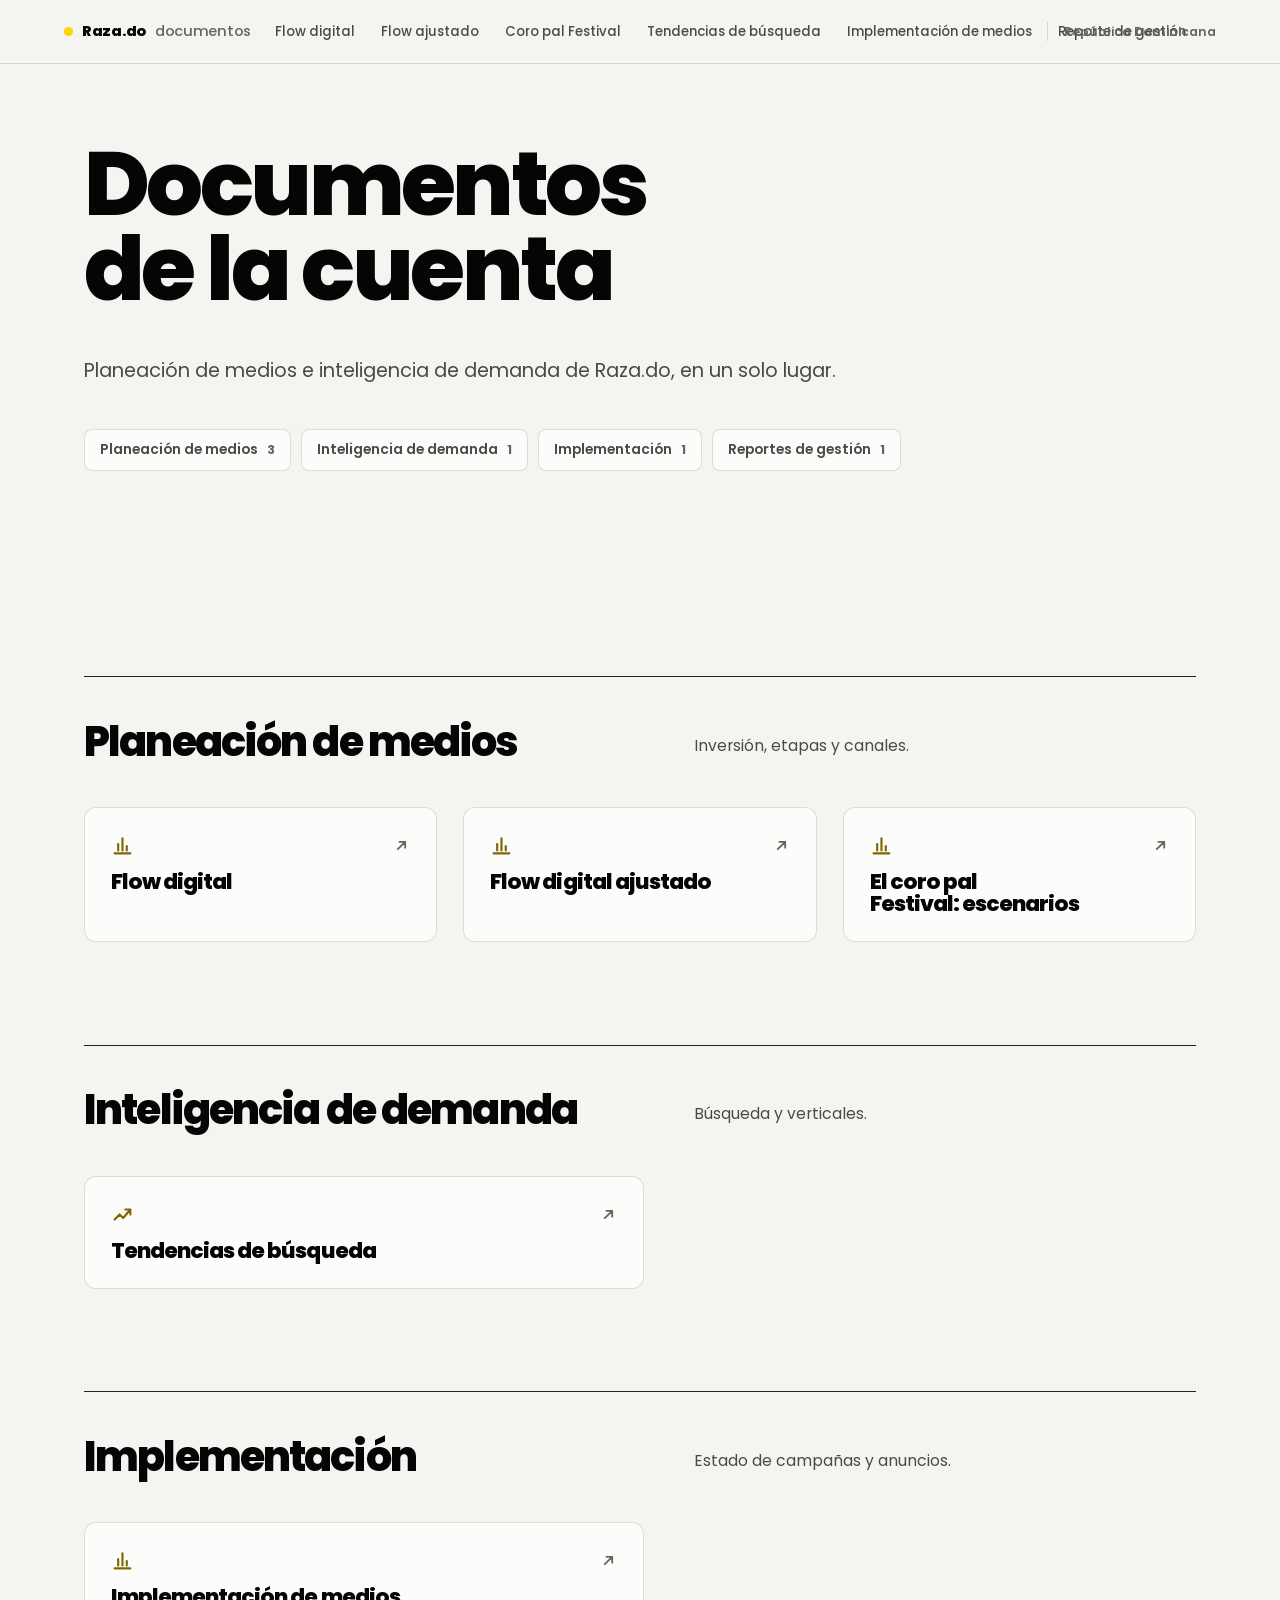
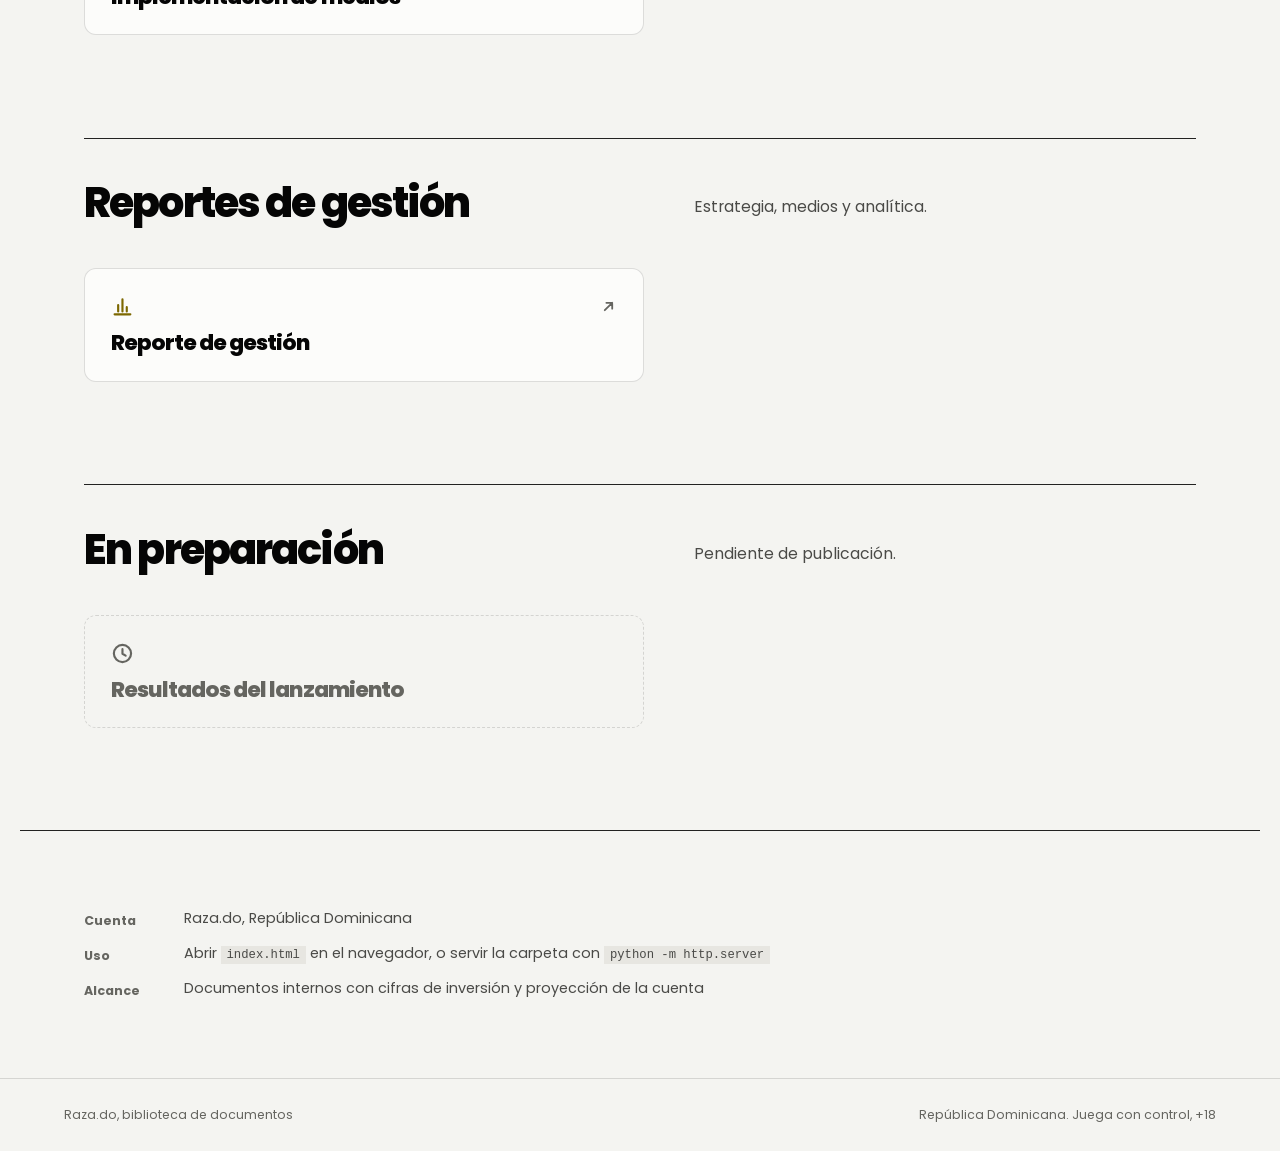
<file: index.html>
<!doctype html>
<html lang="es">
<head>
  <meta charset="utf-8">
  <meta name="viewport" content="width=device-width, initial-scale=1">
  <meta name="description" content="Índice de los documentos estratégicos de la cuenta Raza.do.">
  <meta name="robots" content="noindex, nofollow">
  <meta name="theme-color" content="#f4f4f1">
  <title>Raza.do | Documentos</title>
  <link rel="preconnect" href="https://fonts.gstatic.com" crossorigin>
  <link rel="stylesheet" href="https://fonts.googleapis.com/css2?family=Poppins:wght@400;500;600;700;800&display=swap">
  <link rel="stylesheet" href="assets/css/adcom.css">
  <script defer src="assets/js/adcom.js"></script>
</head>
<body>
<a class="skip-link" href="#planeacion">Ir a los documentos</a>

<header class="masthead">
  <a class="wordmark" href="index.html"><i></i>Raza.do <span>documentos</span></a>
  <nav aria-label="Documentos">
    <a href="flow-digital.html">Flow digital</a>
    <a href="flow-digital-ajustado.html">Flow ajustado</a>
    <a href="coro-festival.html">Coro pal Festival</a>
    <a href="tendencias-busqueda.html">Tendencias de búsqueda</a>
    <a href="implementacion-medios.html">Implementación de medios</a>
    <a href="reporte-gestion.html">Reporte de gestión</a>
  </nav>
  <span class="stamp">República Dominicana</span>
</header>

<main id="top">

<section class="opening wrap">
  <h1>Documentos de la cuenta</h1>
  <p class="lede">Planeación de medios e inteligencia de demanda de Raza.do,
  en un solo lugar.</p>

  <nav class="categorias" aria-label="Categorías de documentos">
    <a href="#planeacion">Planeación de medios <b>3</b></a>
    <a href="#demanda">Inteligencia de demanda <b>1</b></a>
    <a href="#implementacion">Implementación <b>1</b></a>
    <a href="#gestion">Reportes de gestión <b>1</b></a>
  </nav>
</section>

<section class="grupo wrap" id="planeacion">
  <div class="grupo-head">
    <h2>Planeación de medios</h2>
    <p>Inversión, etapas y canales.</p>
  </div>

  <div class="shelf">
    <a class="card card-breve" href="flow-digital.html">
      <span class="card-top">
        <svg class="ico ico-lg" aria-hidden="true"><use href="#i-grafico"></use></svg>
        <svg class="ico" aria-hidden="true"><use href="#i-abrir"></use></svg>
      </span>
      <h3>Flow digital</h3>
    </a>
    <a class="card card-breve" href="flow-digital-ajustado.html">
      <span class="card-top">
        <svg class="ico ico-lg" aria-hidden="true"><use href="#i-grafico"></use></svg>
        <svg class="ico" aria-hidden="true"><use href="#i-abrir"></use></svg>
      </span>
      <h3>Flow digital ajustado</h3>
    </a>
    <a class="card card-breve" href="coro-festival.html">
      <span class="card-top">
        <svg class="ico ico-lg" aria-hidden="true"><use href="#i-grafico"></use></svg>
        <svg class="ico" aria-hidden="true"><use href="#i-abrir"></use></svg>
      </span>
      <h3>El coro pal Festival: escenarios</h3>
    </a>
  </div>
</section>

<section class="grupo wrap" id="demanda">
  <div class="grupo-head">
    <h2>Inteligencia de demanda</h2>
    <p>Búsqueda y verticales.</p>
  </div>

  <div class="shelf">
    <a class="card card-breve" href="tendencias-busqueda.html">
      <span class="card-top">
        <svg class="ico ico-lg" aria-hidden="true"><use href="#i-tendencia"></use></svg>
        <svg class="ico" aria-hidden="true"><use href="#i-abrir"></use></svg>
      </span>
      <h3>Tendencias de búsqueda</h3>
    </a>
  </div>
</section>

<section class="grupo wrap" id="implementacion">
  <div class="grupo-head">
    <h2>Implementación</h2>
    <p>Estado de campañas y anuncios.</p>
  </div>

  <div class="shelf">
    <a class="card card-breve" href="implementacion-medios.html">
      <span class="card-top">
        <svg class="ico ico-lg" aria-hidden="true"><use href="#i-grafico"></use></svg>
        <svg class="ico" aria-hidden="true"><use href="#i-abrir"></use></svg>
      </span>
      <h3>Implementación de medios</h3>
    </a>
  </div>
</section>

<section class="grupo wrap" id="gestion">
  <div class="grupo-head">
    <h2>Reportes de gestión</h2>
    <p>Estrategia, medios y analítica.</p>
  </div>

  <div class="shelf">
    <a class="card card-breve" href="reporte-gestion.html">
      <span class="card-top">
        <svg class="ico ico-lg" aria-hidden="true"><use href="#i-grafico"></use></svg>
        <svg class="ico" aria-hidden="true"><use href="#i-abrir"></use></svg>
      </span>
      <h3>Reporte de gestión</h3>
    </a>
  </div>
</section>

<section class="grupo wrap" id="preparacion">
  <div class="grupo-head">
    <h2>En preparación</h2>
    <p>Pendiente de publicación.</p>
  </div>

  <div class="shelf">
    <div class="card card-breve is-empty">
      <span class="card-top">
        <svg class="ico ico-lg" aria-hidden="true"><use href="#i-reloj"></use></svg>
      </span>
      <h3>Resultados del lanzamiento</h3>
    </div>
  </div>
</section>

<section class="colophon wrap">
  <dl>
    <dt>Cuenta</dt><dd>Raza.do, República Dominicana</dd>
    <dt>Uso</dt>
    <dd>Abrir <code>index.html</code> en el navegador, o servir la carpeta con
    <code>python -m http.server</code></dd>
    <dt>Alcance</dt>
    <dd>Documentos internos con cifras de inversión y proyección de la cuenta</dd>
  </dl>
</section>

</main>

<footer class="footer">
  <span>Raza.do, biblioteca de documentos</span>
  <span>República Dominicana. Juega con control, +18</span>
</footer>

</body>
</html>
</file>
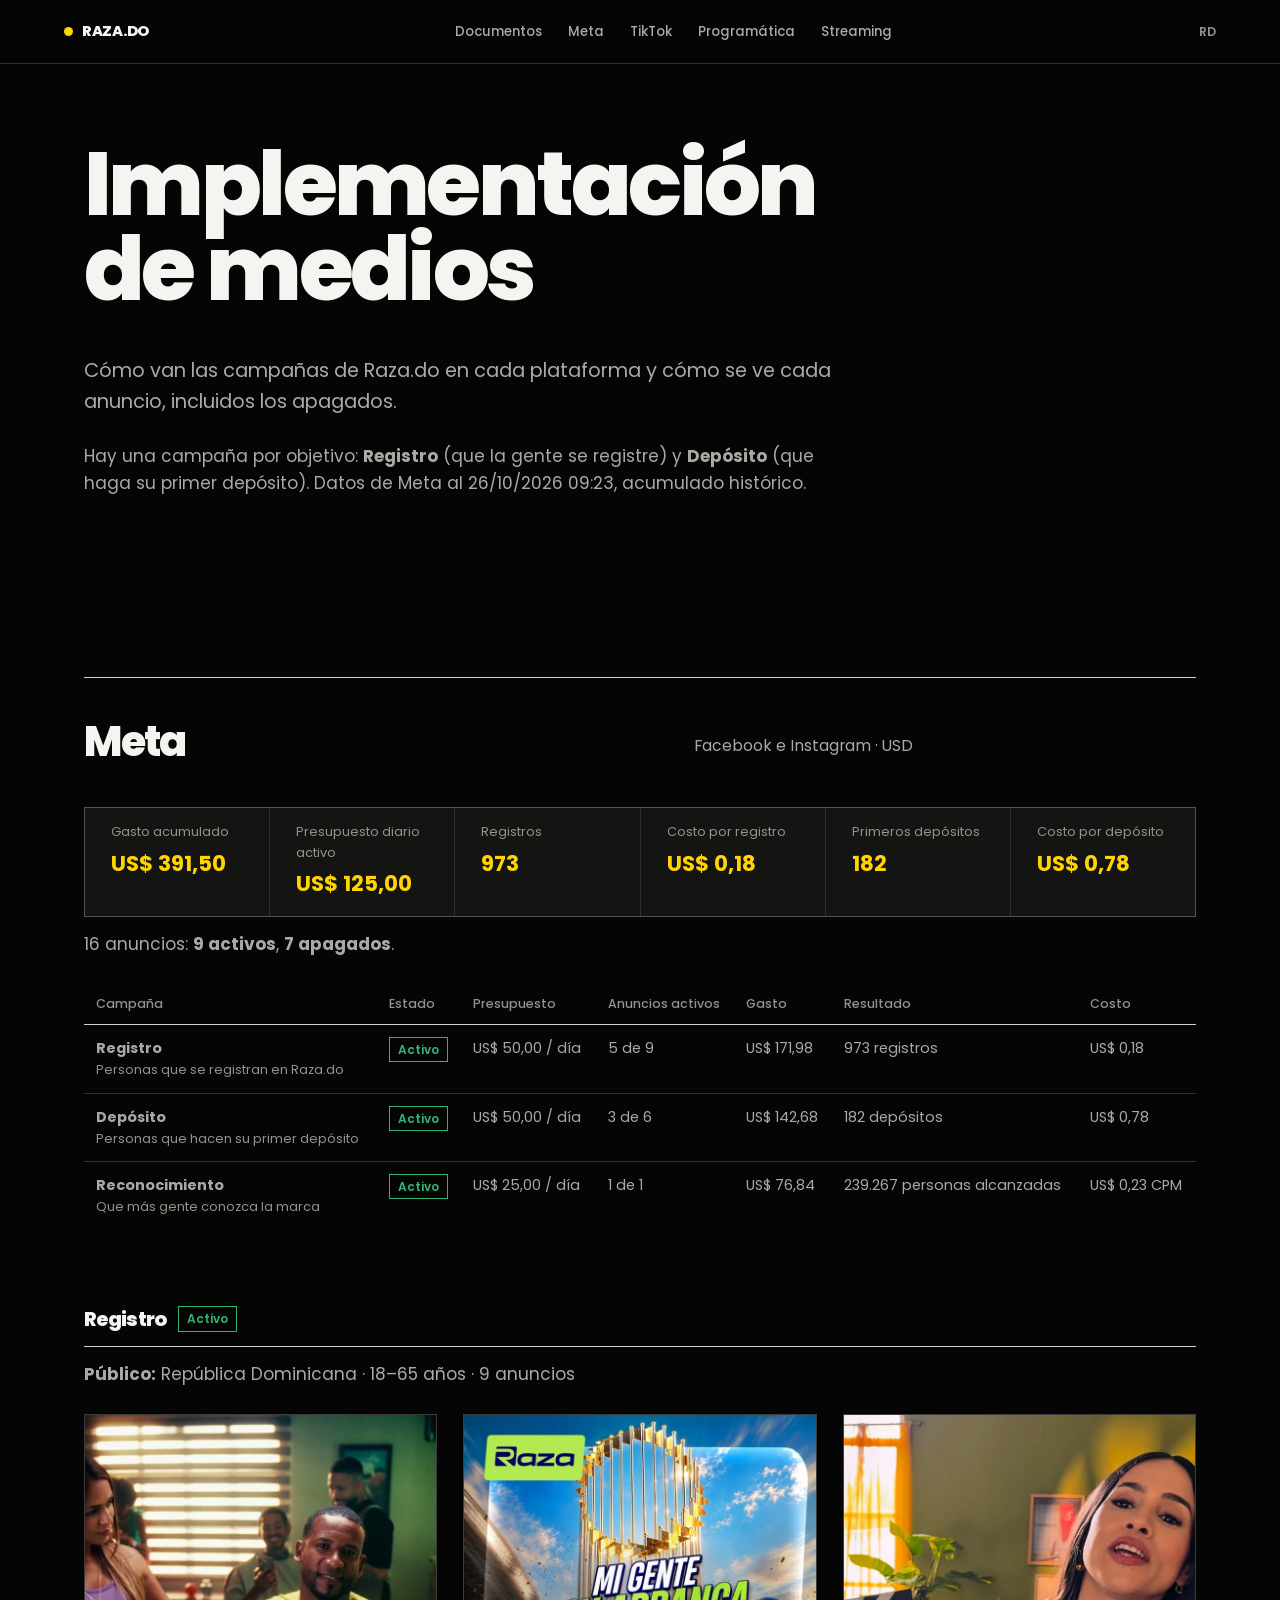
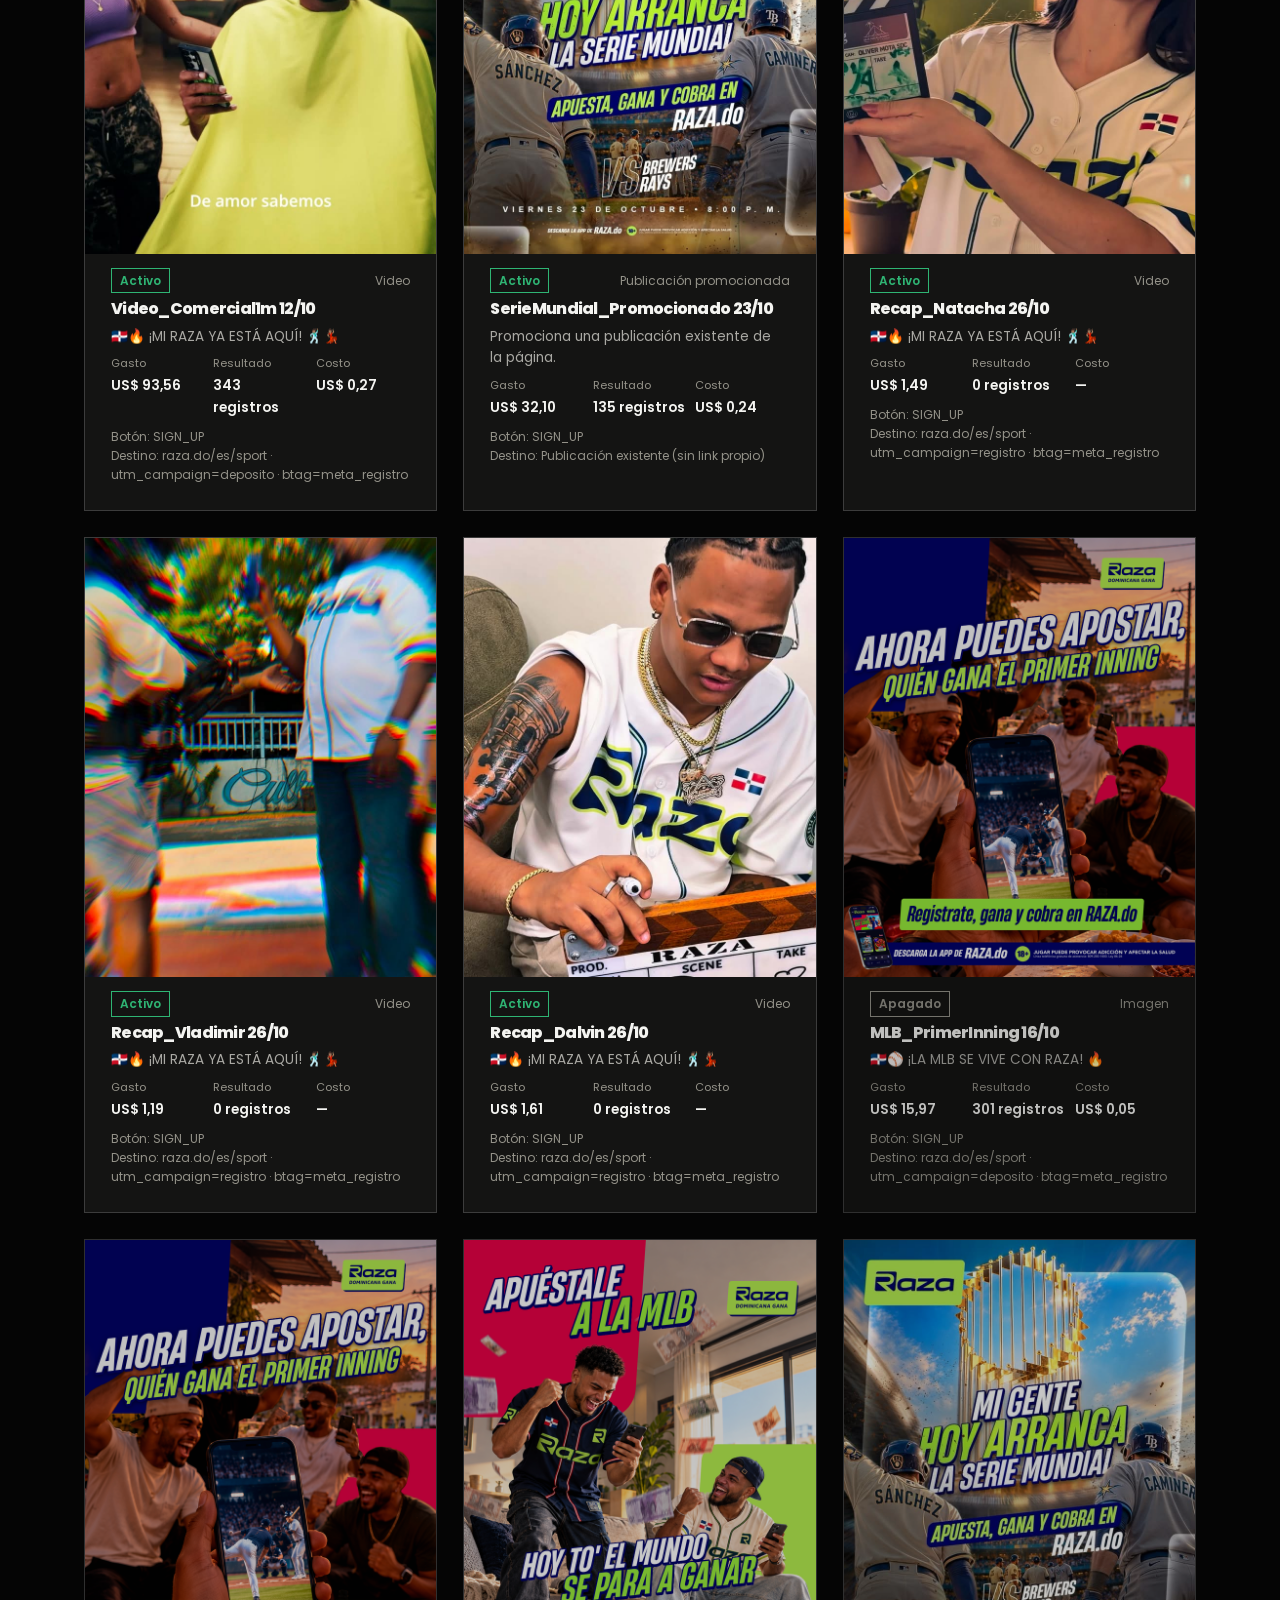
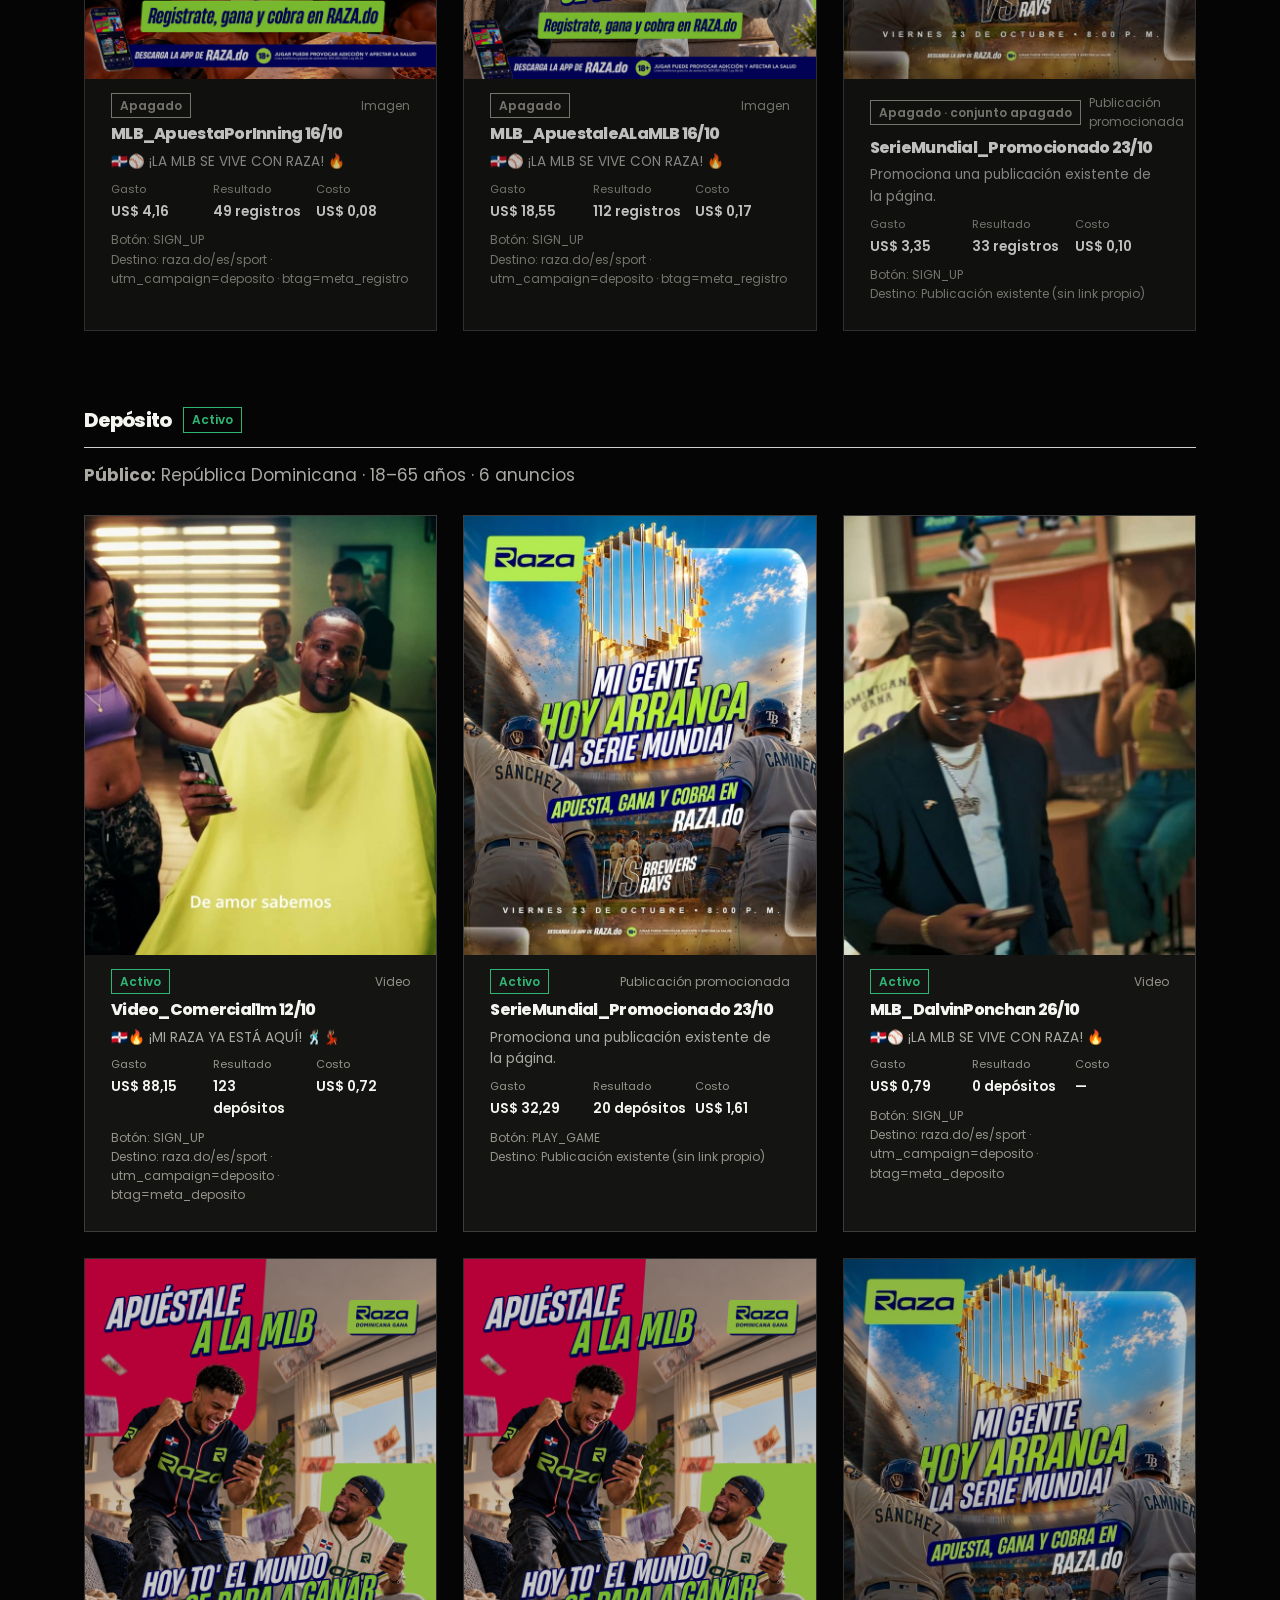
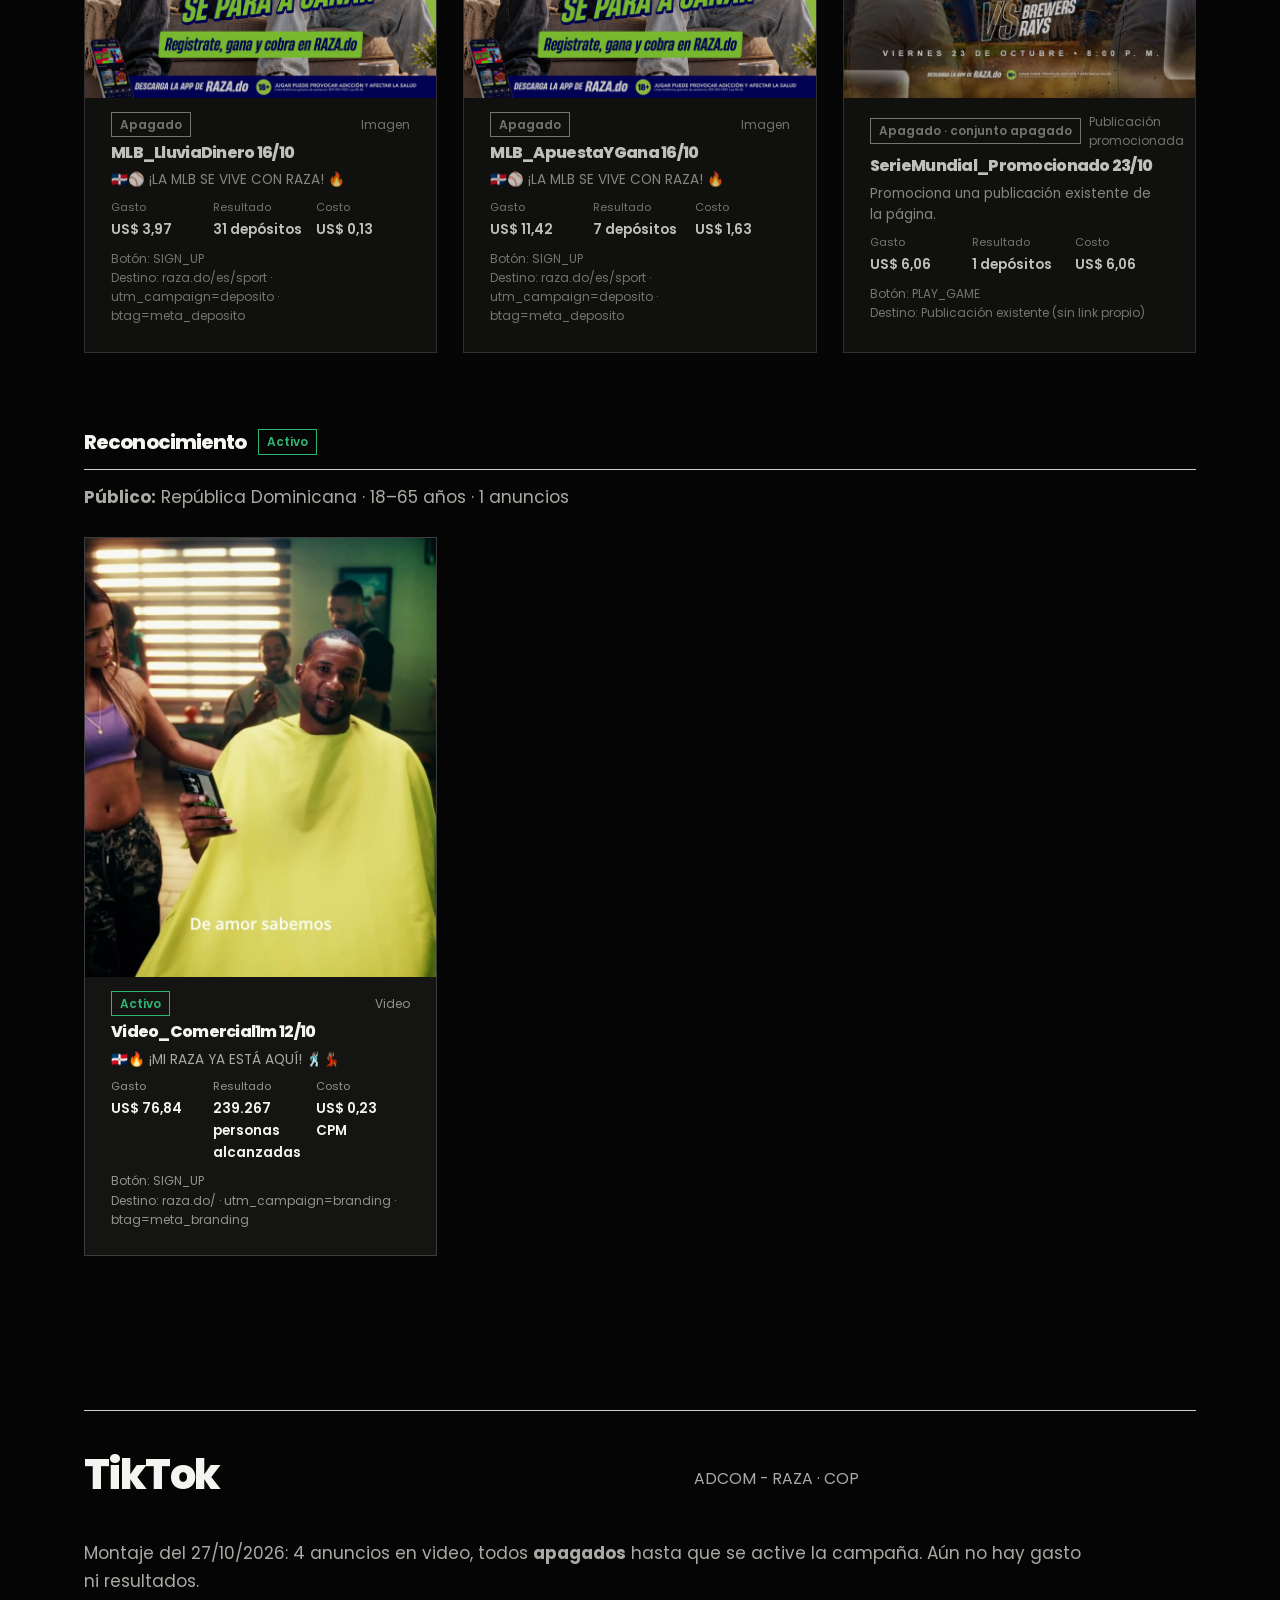
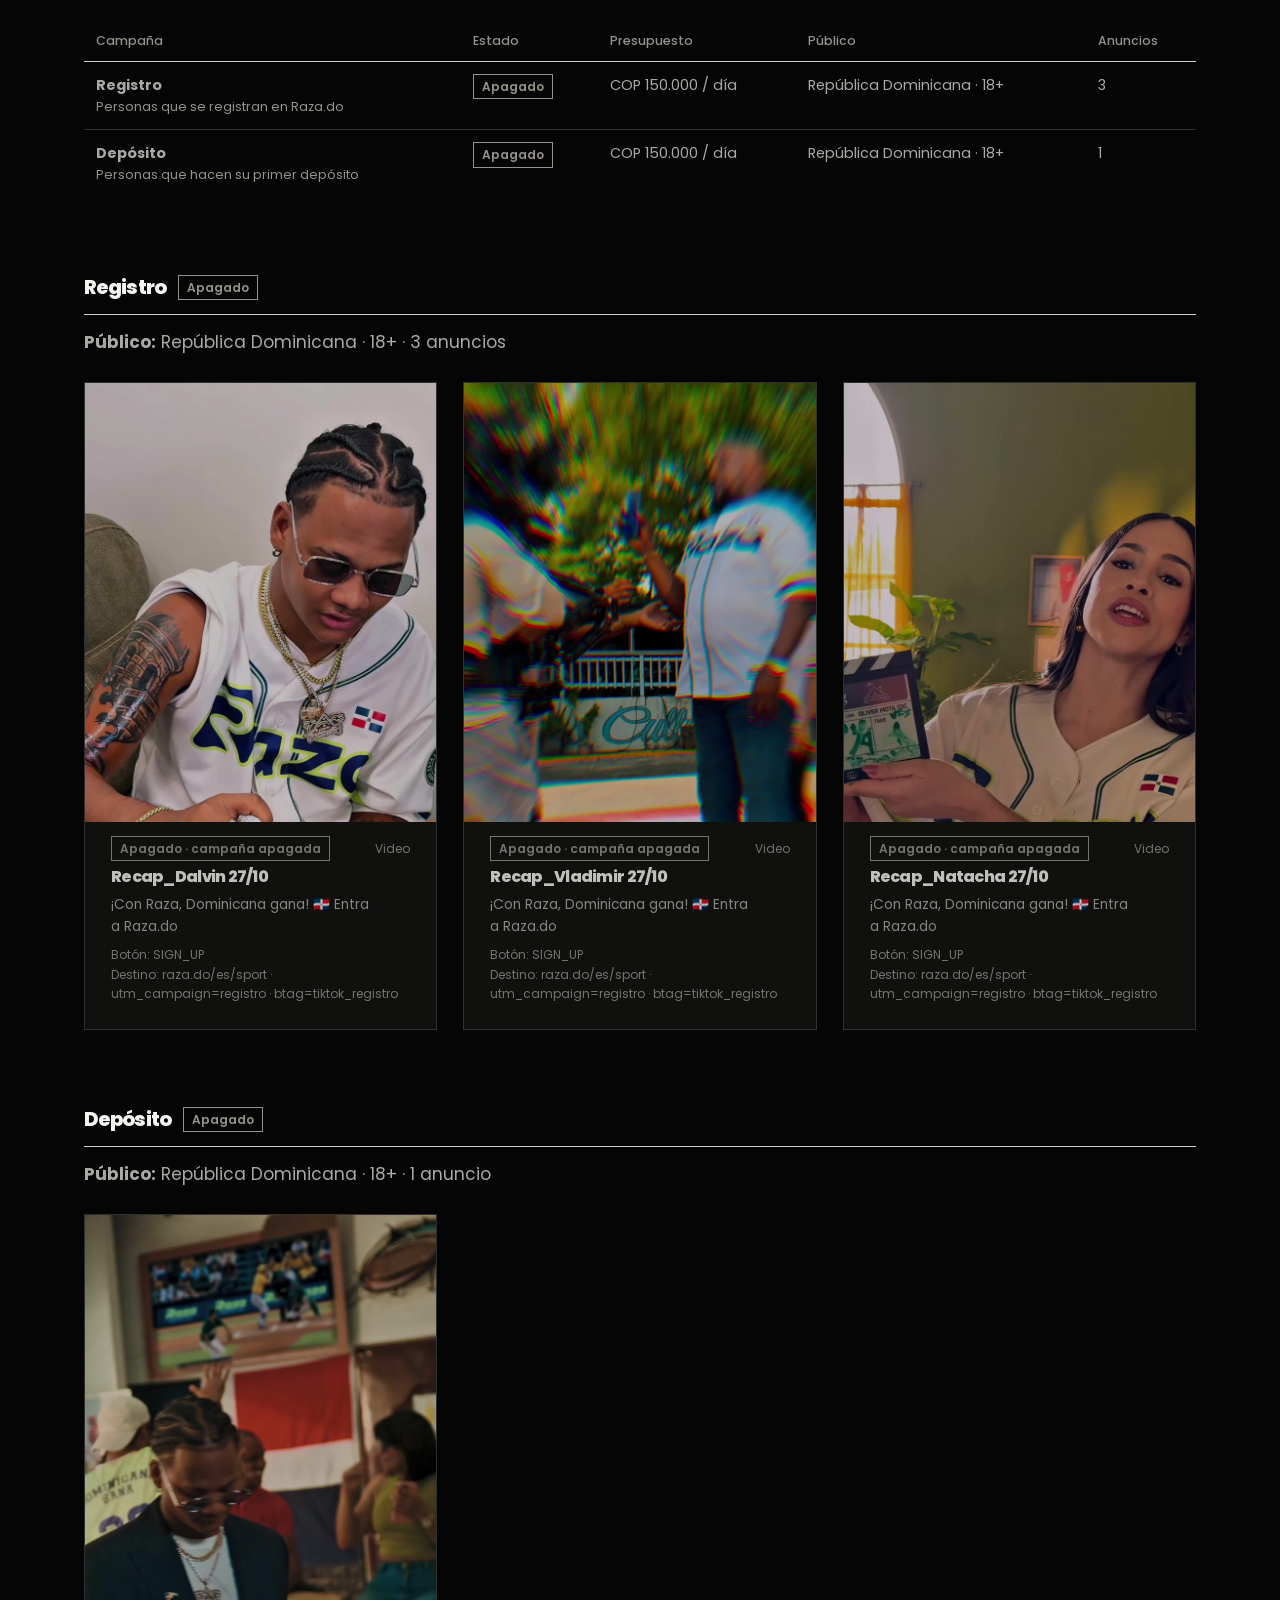
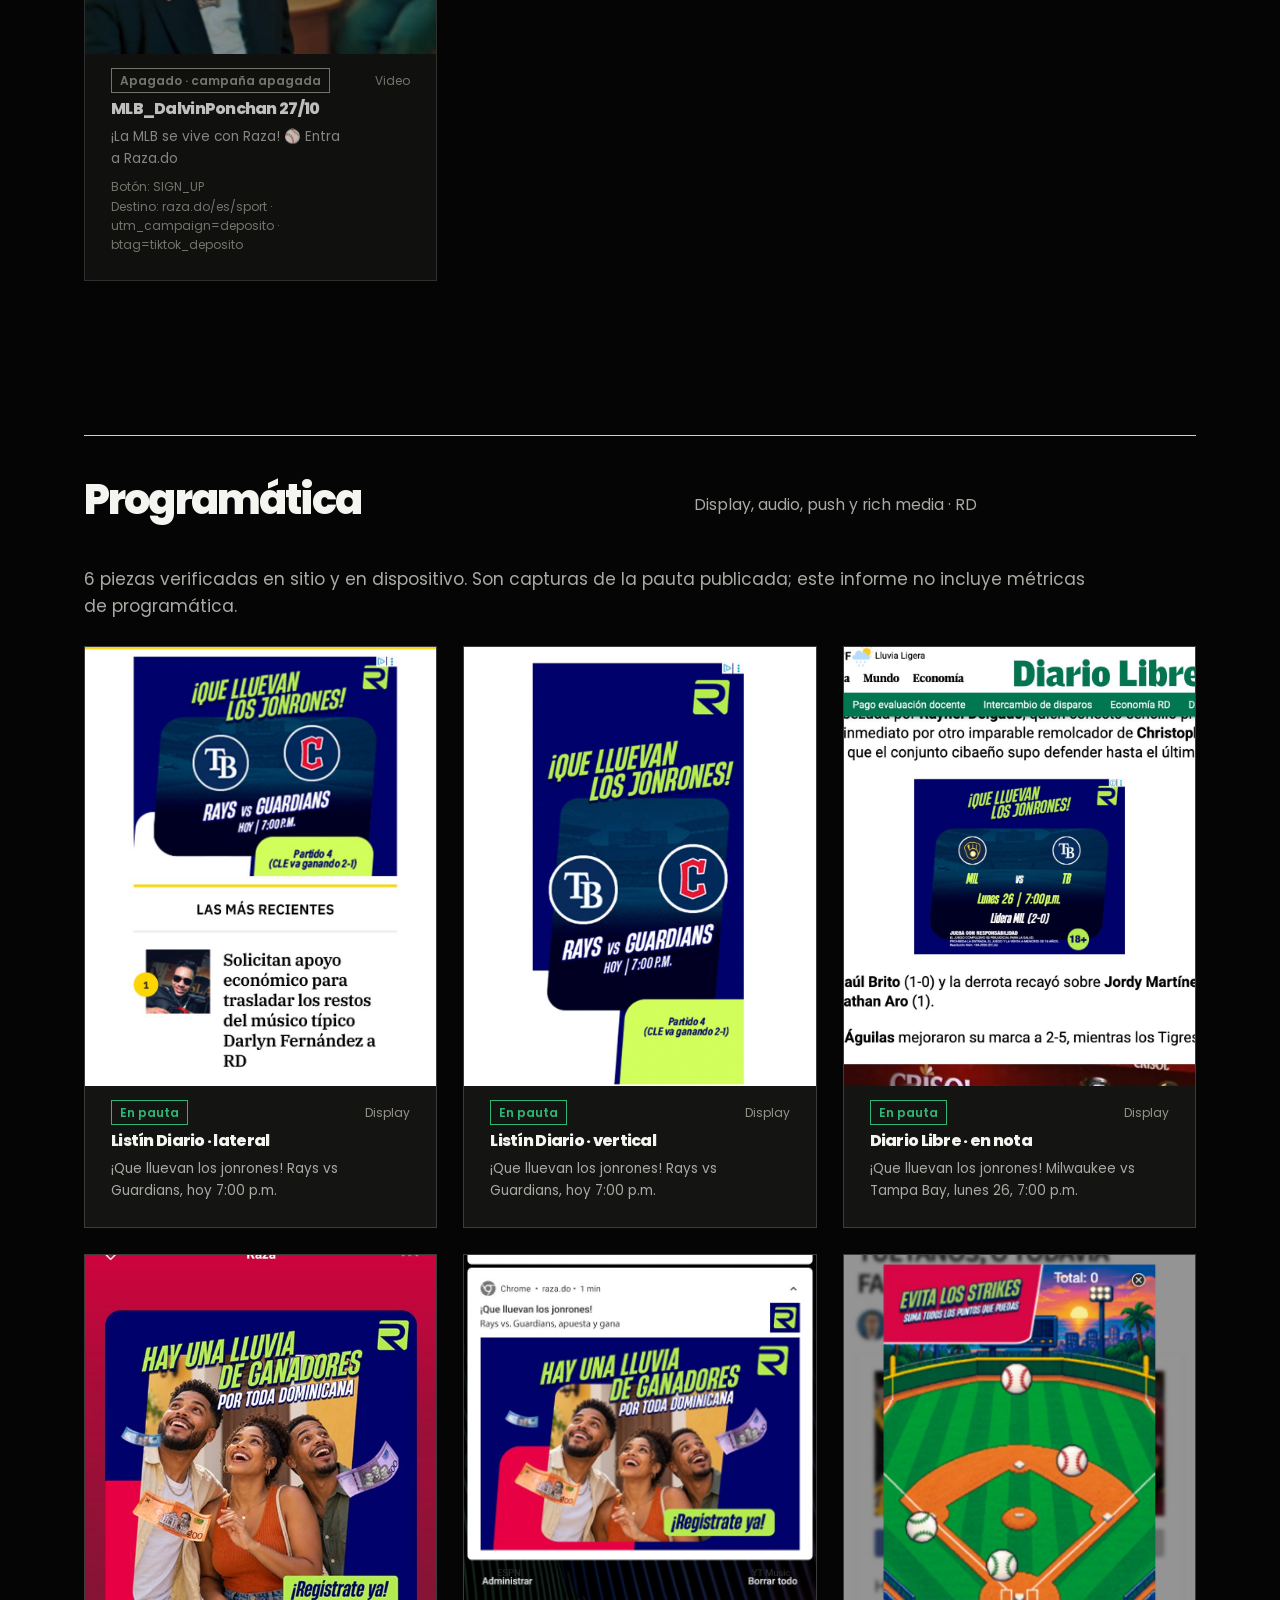
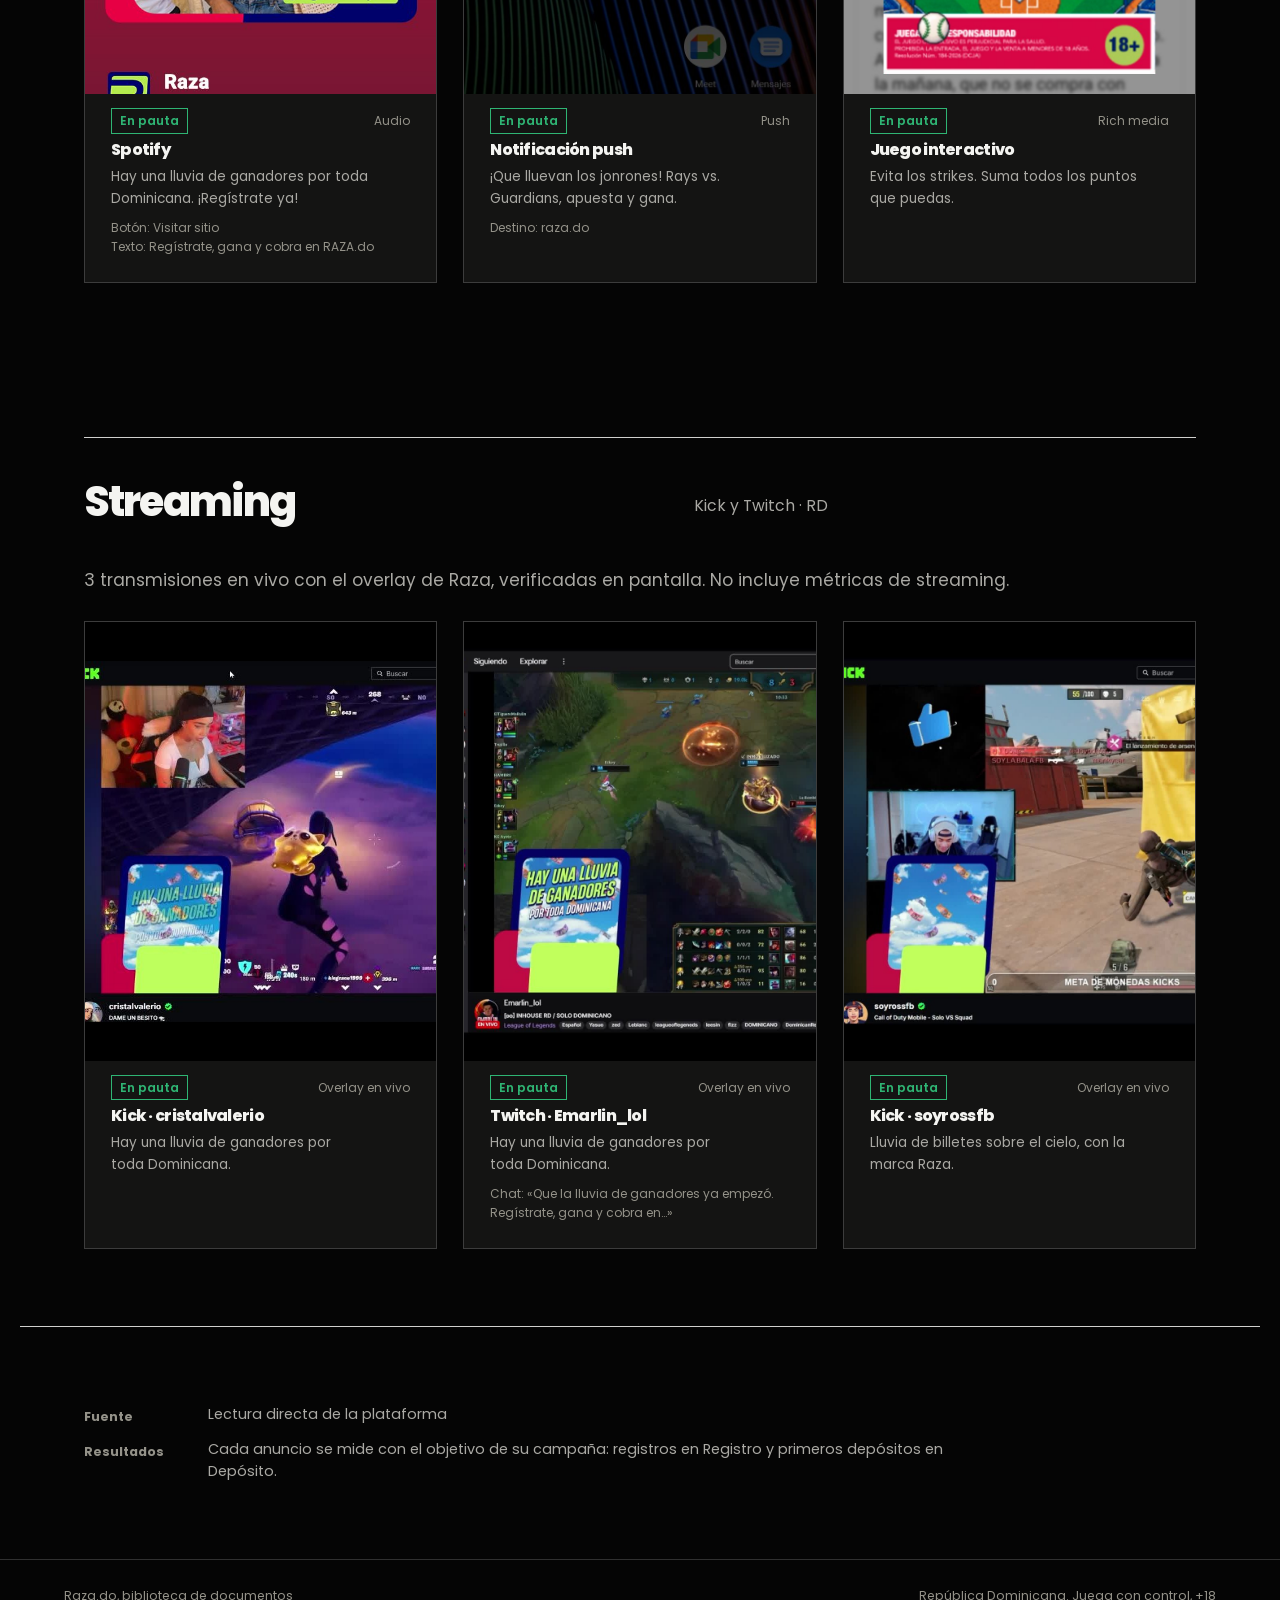
<file: implementacion-medios.html>
<!doctype html>
<html lang="es" data-suelo="tinta">
<head>
  <meta charset="utf-8">
  <meta name="viewport" content="width=device-width, initial-scale=1">
  <meta name="description" content="Estado de las campañas de Raza.do por plataforma y preview de cada anuncio.">
  <meta name="robots" content="noindex, nofollow">
  <title>Raza.do | Implementación de medios</title>
  <link rel="preconnect" href="https://fonts.gstatic.com" crossorigin>
  <link rel="stylesheet" href="https://fonts.googleapis.com/css2?family=Poppins:wght@400;500;600;700;800&display=swap">
  <link rel="stylesheet" href="assets/css/adcom.css">
  <link rel="stylesheet" href="implementacion-medios.css">
  <script defer src="assets/js/adcom.js"></script>
</head>
<body>
<a class="skip-link" href="#principal">Ir al reporte</a>
<header class="site-header">
  <a class="brand" href="index.html" aria-label="Volver al centro de documentos de Raza.do"><span class="brand-mark">R</span><span>RAZA.DO</span></a>
  <nav aria-label="Navegación principal"><a href="index.html">Documentos</a><a href="#meta">Meta</a><a href="#tiktok">TikTok</a><a href="#programatica">Programática</a><a href="#streaming">Streaming</a></nav>
  <span class="header-context">RD</span>
</header>
<main id="top">
<section class="opening wrap" id="principal">
  <h1>Implementación de medios</h1>
  <p class="lede">Cómo van las campañas de Raza.do en cada plataforma y cómo se ve cada anuncio, incluidos los apagados.</p>
  <p class="imp-guide">Hay una campaña por objetivo: <b>Registro</b> (que la gente se registre) y <b>Depósito</b> (que haga su primer depósito).
  Datos de Meta al 26/10/2026 09:23, acumulado histórico.</p>
</section>
<section class="acct wrap" id="meta">
  <div class="grupo-head"><h2>Meta</h2><p>Facebook e Instagram · USD</p></div>
  <dl class="imp-kpis"><div><dt>Gasto acumulado</dt><dd>US$ 391,50</dd></div><div><dt>Presupuesto diario activo</dt><dd>US$ 125,00</dd></div><div><dt>Registros</dt><dd>973</dd></div><div><dt>Costo por registro</dt><dd>US$ 0,18</dd></div><div><dt>Primeros depósitos</dt><dd>182</dd></div><div><dt>Costo por depósito</dt><dd>US$ 0,78</dd></div></dl>
  <p class="imp-state">16 anuncios: <b>9 activos</b>, <b>7 apagados</b>.</p>
  <div class="imp-table-wrap"><table class="imp-table">
    <thead><tr><th>Campaña</th><th>Estado</th><th>Presupuesto</th><th>Anuncios activos</th><th>Gasto</th><th>Resultado</th><th>Costo</th></tr></thead>
    <tbody><tr><td><strong>Registro</strong><span>Personas que se registran en Raza.do</span></td><td><span class="pill pill-on">Activo</span></td><td class="tnum">US$ 50,00 / día</td><td class="tnum">5 de 9</td><td class="tnum">US$ 171,98</td><td class="tnum">973 registros</td><td class="tnum">US$ 0,18</td></tr><tr><td><strong>Depósito</strong><span>Personas que hacen su primer depósito</span></td><td><span class="pill pill-on">Activo</span></td><td class="tnum">US$ 50,00 / día</td><td class="tnum">3 de 6</td><td class="tnum">US$ 142,68</td><td class="tnum">182 depósitos</td><td class="tnum">US$ 0,78</td></tr><tr><td><strong>Reconocimiento</strong><span>Que más gente conozca la marca</span></td><td><span class="pill pill-on">Activo</span></td><td class="tnum">US$ 25,00 / día</td><td class="tnum">1 de 1</td><td class="tnum">US$ 76,84</td><td class="tnum">239.267 personas alcanzadas</td><td class="tnum">US$ 0,23 CPM</td></tr></tbody></table></div>
  <section class="camp" id="meta-reg">
  <div class="camp-head"><h3>Registro</h3><span class="pill pill-on">Activo</span></div>
  <p class="camp-aud"><b>Público:</b> República Dominicana · 18–65 años · 9 anuncios</p>
  <div class="ad-grid"><article class="ad-card ad-on">
  <div class="ad-media"><img src="assets/meta/120252567640430700.jpg" alt="Preview de Video_Comercial1m 12/10" loading="lazy"></div>
  <div class="ad-body">
    <div class="ad-head"><span class="pill pill-on">Activo</span><span class="ad-format">Video</span></div>
    <h4>Video_Comercial1m 12/10</h4>
    <p class="ad-copy">🇩🇴🔥 ¡MI RAZA YA ESTÁ AQUÍ! 🕺🏽💃🏽</p>
    <dl class="ad-stats"><div><dt>Gasto</dt><dd>US$ 93,56</dd></div><div><dt>Resultado</dt><dd>343 registros</dd></div><div><dt>Costo</dt><dd>US$ 0,27</dd></div></dl>
    <p class="ad-meta">Botón: SIGN_UP<br>Destino: raza.do/es/sport · utm_campaign=deposito · btag=meta_registro</p>
  </div>
</article>
<article class="ad-card ad-on">
  <div class="ad-media"><img src="assets/meta/120252697793330700.jpg" alt="Preview de SerieMundial_Promocionado 23/10" loading="lazy"></div>
  <div class="ad-body">
    <div class="ad-head"><span class="pill pill-on">Activo</span><span class="ad-format">Publicación promocionada</span></div>
    <h4>SerieMundial_Promocionado 23/10</h4>
    <p class="ad-copy">Promociona una publicación existente de la página.</p>
    <dl class="ad-stats"><div><dt>Gasto</dt><dd>US$ 32,10</dd></div><div><dt>Resultado</dt><dd>135 registros</dd></div><div><dt>Costo</dt><dd>US$ 0,24</dd></div></dl>
    <p class="ad-meta">Botón: SIGN_UP<br>Destino: Publicación existente (sin link propio)</p>
  </div>
</article>
<article class="ad-card ad-on">
  <div class="ad-media"><img src="assets/meta/120252731047700700.jpg" alt="Preview de Recap_Natacha 26/10" loading="lazy"></div>
  <div class="ad-body">
    <div class="ad-head"><span class="pill pill-on">Activo</span><span class="ad-format">Video</span></div>
    <h4>Recap_Natacha 26/10</h4>
    <p class="ad-copy">🇩🇴🔥 ¡MI RAZA YA ESTÁ AQUÍ! 🕺🏽💃🏽</p>
    <dl class="ad-stats"><div><dt>Gasto</dt><dd>US$ 1,49</dd></div><div><dt>Resultado</dt><dd>0 registros</dd></div><div><dt>Costo</dt><dd>—</dd></div></dl>
    <p class="ad-meta">Botón: SIGN_UP<br>Destino: raza.do/es/sport · utm_campaign=registro · btag=meta_registro</p>
  </div>
</article>
<article class="ad-card ad-on">
  <div class="ad-media"><img src="assets/meta/120252731065740700.jpg" alt="Preview de Recap_Vladimir 26/10" loading="lazy"></div>
  <div class="ad-body">
    <div class="ad-head"><span class="pill pill-on">Activo</span><span class="ad-format">Video</span></div>
    <h4>Recap_Vladimir 26/10</h4>
    <p class="ad-copy">🇩🇴🔥 ¡MI RAZA YA ESTÁ AQUÍ! 🕺🏽💃🏽</p>
    <dl class="ad-stats"><div><dt>Gasto</dt><dd>US$ 1,19</dd></div><div><dt>Resultado</dt><dd>0 registros</dd></div><div><dt>Costo</dt><dd>—</dd></div></dl>
    <p class="ad-meta">Botón: SIGN_UP<br>Destino: raza.do/es/sport · utm_campaign=registro · btag=meta_registro</p>
  </div>
</article>
<article class="ad-card ad-on">
  <div class="ad-media"><img src="assets/meta/120252731088620700.jpg" alt="Preview de Recap_Dalvin 26/10" loading="lazy"></div>
  <div class="ad-body">
    <div class="ad-head"><span class="pill pill-on">Activo</span><span class="ad-format">Video</span></div>
    <h4>Recap_Dalvin 26/10</h4>
    <p class="ad-copy">🇩🇴🔥 ¡MI RAZA YA ESTÁ AQUÍ! 🕺🏽💃🏽</p>
    <dl class="ad-stats"><div><dt>Gasto</dt><dd>US$ 1,61</dd></div><div><dt>Resultado</dt><dd>0 registros</dd></div><div><dt>Costo</dt><dd>—</dd></div></dl>
    <p class="ad-meta">Botón: SIGN_UP<br>Destino: raza.do/es/sport · utm_campaign=registro · btag=meta_registro</p>
  </div>
</article>
<article class="ad-card ad-off">
  <div class="ad-media"><img src="assets/meta/120252602117870700.jpg" alt="Preview de MLB_PrimerInning 16/10" loading="lazy"></div>
  <div class="ad-body">
    <div class="ad-head"><span class="pill pill-off">Apagado</span><span class="ad-format">Imagen</span></div>
    <h4>MLB_PrimerInning 16/10</h4>
    <p class="ad-copy">🇩🇴⚾ ¡LA MLB SE VIVE CON RAZA! 🔥</p>
    <dl class="ad-stats"><div><dt>Gasto</dt><dd>US$ 15,97</dd></div><div><dt>Resultado</dt><dd>301 registros</dd></div><div><dt>Costo</dt><dd>US$ 0,05</dd></div></dl>
    <p class="ad-meta">Botón: SIGN_UP<br>Destino: raza.do/es/sport · utm_campaign=deposito · btag=meta_registro</p>
  </div>
</article>
<article class="ad-card ad-off">
  <div class="ad-media"><img src="assets/meta/120252602119270700.jpg" alt="Preview de MLB_ApuestaPorInning 16/10" loading="lazy"></div>
  <div class="ad-body">
    <div class="ad-head"><span class="pill pill-off">Apagado</span><span class="ad-format">Imagen</span></div>
    <h4>MLB_ApuestaPorInning 16/10</h4>
    <p class="ad-copy">🇩🇴⚾ ¡LA MLB SE VIVE CON RAZA! 🔥</p>
    <dl class="ad-stats"><div><dt>Gasto</dt><dd>US$ 4,16</dd></div><div><dt>Resultado</dt><dd>49 registros</dd></div><div><dt>Costo</dt><dd>US$ 0,08</dd></div></dl>
    <p class="ad-meta">Botón: SIGN_UP<br>Destino: raza.do/es/sport · utm_campaign=deposito · btag=meta_registro</p>
  </div>
</article>
<article class="ad-card ad-off">
  <div class="ad-media"><img src="assets/meta/120252602119960700.jpg" alt="Preview de MLB_ApuestaleALaMLB 16/10" loading="lazy"></div>
  <div class="ad-body">
    <div class="ad-head"><span class="pill pill-off">Apagado</span><span class="ad-format">Imagen</span></div>
    <h4>MLB_ApuestaleALaMLB 16/10</h4>
    <p class="ad-copy">🇩🇴⚾ ¡LA MLB SE VIVE CON RAZA! 🔥</p>
    <dl class="ad-stats"><div><dt>Gasto</dt><dd>US$ 18,55</dd></div><div><dt>Resultado</dt><dd>112 registros</dd></div><div><dt>Costo</dt><dd>US$ 0,17</dd></div></dl>
    <p class="ad-meta">Botón: SIGN_UP<br>Destino: raza.do/es/sport · utm_campaign=deposito · btag=meta_registro</p>
  </div>
</article>
<article class="ad-card ad-off">
  <div class="ad-media"><img src="assets/meta/120252697992670700.jpg" alt="Preview de SerieMundial_Promocionado 23/10" loading="lazy"></div>
  <div class="ad-body">
    <div class="ad-head"><span class="pill pill-off">Apagado · conjunto apagado</span><span class="ad-format">Publicación promocionada</span></div>
    <h4>SerieMundial_Promocionado 23/10</h4>
    <p class="ad-copy">Promociona una publicación existente de la página.</p>
    <dl class="ad-stats"><div><dt>Gasto</dt><dd>US$ 3,35</dd></div><div><dt>Resultado</dt><dd>33 registros</dd></div><div><dt>Costo</dt><dd>US$ 0,10</dd></div></dl>
    <p class="ad-meta">Botón: SIGN_UP<br>Destino: Publicación existente (sin link propio)</p>
  </div>
</article></div>
</section><section class="camp" id="meta-ftd">
  <div class="camp-head"><h3>Depósito</h3><span class="pill pill-on">Activo</span></div>
  <p class="camp-aud"><b>Público:</b> República Dominicana · 18–65 años · 6 anuncios</p>
  <div class="ad-grid"><article class="ad-card ad-on">
  <div class="ad-media"><img src="assets/meta/120252567651490700.jpg" alt="Preview de Video_Comercial1m 12/10" loading="lazy"></div>
  <div class="ad-body">
    <div class="ad-head"><span class="pill pill-on">Activo</span><span class="ad-format">Video</span></div>
    <h4>Video_Comercial1m 12/10</h4>
    <p class="ad-copy">🇩🇴🔥 ¡MI RAZA YA ESTÁ AQUÍ! 🕺🏽💃🏽</p>
    <dl class="ad-stats"><div><dt>Gasto</dt><dd>US$ 88,15</dd></div><div><dt>Resultado</dt><dd>123 depósitos</dd></div><div><dt>Costo</dt><dd>US$ 0,72</dd></div></dl>
    <p class="ad-meta">Botón: SIGN_UP<br>Destino: raza.do/es/sport · utm_campaign=deposito · btag=meta_deposito</p>
  </div>
</article>
<article class="ad-card ad-on">
  <div class="ad-media"><img src="assets/meta/120252697793340700.jpg" alt="Preview de SerieMundial_Promocionado 23/10" loading="lazy"></div>
  <div class="ad-body">
    <div class="ad-head"><span class="pill pill-on">Activo</span><span class="ad-format">Publicación promocionada</span></div>
    <h4>SerieMundial_Promocionado 23/10</h4>
    <p class="ad-copy">Promociona una publicación existente de la página.</p>
    <dl class="ad-stats"><div><dt>Gasto</dt><dd>US$ 32,29</dd></div><div><dt>Resultado</dt><dd>20 depósitos</dd></div><div><dt>Costo</dt><dd>US$ 1,61</dd></div></dl>
    <p class="ad-meta">Botón: PLAY_GAME<br>Destino: Publicación existente (sin link propio)</p>
  </div>
</article>
<article class="ad-card ad-on">
  <div class="ad-media"><img src="assets/meta/120252731094430700.jpg" alt="Preview de MLB_DalvinPonchan 26/10" loading="lazy"></div>
  <div class="ad-body">
    <div class="ad-head"><span class="pill pill-on">Activo</span><span class="ad-format">Video</span></div>
    <h4>MLB_DalvinPonchan 26/10</h4>
    <p class="ad-copy">🇩🇴⚾ ¡LA MLB SE VIVE CON RAZA! 🔥</p>
    <dl class="ad-stats"><div><dt>Gasto</dt><dd>US$ 0,79</dd></div><div><dt>Resultado</dt><dd>0 depósitos</dd></div><div><dt>Costo</dt><dd>—</dd></div></dl>
    <p class="ad-meta">Botón: SIGN_UP<br>Destino: raza.do/es/sport · utm_campaign=deposito · btag=meta_deposito</p>
  </div>
</article>
<article class="ad-card ad-off">
  <div class="ad-media"><img src="assets/meta/120252602120900700.jpg" alt="Preview de MLB_LluviaDinero 16/10" loading="lazy"></div>
  <div class="ad-body">
    <div class="ad-head"><span class="pill pill-off">Apagado</span><span class="ad-format">Imagen</span></div>
    <h4>MLB_LluviaDinero 16/10</h4>
    <p class="ad-copy">🇩🇴⚾ ¡LA MLB SE VIVE CON RAZA! 🔥</p>
    <dl class="ad-stats"><div><dt>Gasto</dt><dd>US$ 3,97</dd></div><div><dt>Resultado</dt><dd>31 depósitos</dd></div><div><dt>Costo</dt><dd>US$ 0,13</dd></div></dl>
    <p class="ad-meta">Botón: SIGN_UP<br>Destino: raza.do/es/sport · utm_campaign=deposito · btag=meta_deposito</p>
  </div>
</article>
<article class="ad-card ad-off">
  <div class="ad-media"><img src="assets/meta/120252602122600700.jpg" alt="Preview de MLB_ApuestaYGana 16/10" loading="lazy"></div>
  <div class="ad-body">
    <div class="ad-head"><span class="pill pill-off">Apagado</span><span class="ad-format">Imagen</span></div>
    <h4>MLB_ApuestaYGana 16/10</h4>
    <p class="ad-copy">🇩🇴⚾ ¡LA MLB SE VIVE CON RAZA! 🔥</p>
    <dl class="ad-stats"><div><dt>Gasto</dt><dd>US$ 11,42</dd></div><div><dt>Resultado</dt><dd>7 depósitos</dd></div><div><dt>Costo</dt><dd>US$ 1,63</dd></div></dl>
    <p class="ad-meta">Botón: SIGN_UP<br>Destino: raza.do/es/sport · utm_campaign=deposito · btag=meta_deposito</p>
  </div>
</article>
<article class="ad-card ad-off">
  <div class="ad-media"><img src="assets/meta/120252697992630700.jpg" alt="Preview de SerieMundial_Promocionado 23/10" loading="lazy"></div>
  <div class="ad-body">
    <div class="ad-head"><span class="pill pill-off">Apagado · conjunto apagado</span><span class="ad-format">Publicación promocionada</span></div>
    <h4>SerieMundial_Promocionado 23/10</h4>
    <p class="ad-copy">Promociona una publicación existente de la página.</p>
    <dl class="ad-stats"><div><dt>Gasto</dt><dd>US$ 6,06</dd></div><div><dt>Resultado</dt><dd>1 depósitos</dd></div><div><dt>Costo</dt><dd>US$ 6,06</dd></div></dl>
    <p class="ad-meta">Botón: PLAY_GAME<br>Destino: Publicación existente (sin link propio)</p>
  </div>
</article></div>
</section><section class="camp" id="meta-brand">
  <div class="camp-head"><h3>Reconocimiento</h3><span class="pill pill-on">Activo</span></div>
  <p class="camp-aud"><b>Público:</b> República Dominicana · 18–65 años · 1 anuncios</p>
  <div class="ad-grid"><article class="ad-card ad-on">
  <div class="ad-media"><img src="assets/meta/120252567667400700.jpg" alt="Preview de Video_Comercial1m 12/10" loading="lazy"></div>
  <div class="ad-body">
    <div class="ad-head"><span class="pill pill-on">Activo</span><span class="ad-format">Video</span></div>
    <h4>Video_Comercial1m 12/10</h4>
    <p class="ad-copy">🇩🇴🔥 ¡MI RAZA YA ESTÁ AQUÍ! 🕺🏽💃🏽</p>
    <dl class="ad-stats"><div><dt>Gasto</dt><dd>US$ 76,84</dd></div><div><dt>Resultado</dt><dd>239.267 personas alcanzadas</dd></div><div><dt>Costo</dt><dd>US$ 0,23 CPM</dd></div></dl>
    <p class="ad-meta">Botón: SIGN_UP<br>Destino: raza.do/ · utm_campaign=branding · btag=meta_branding</p>
  </div>
</article></div>
</section>
</section><section class="acct wrap" id="tiktok">
  <div class="grupo-head"><h2>TikTok</h2><p>ADCOM - RAZA · COP</p></div>
  <p class="imp-state">Montaje del 27/10/2026: 4 anuncios en video, todos <b>apagados</b> hasta que se active la campaña. Aún no hay gasto ni resultados.</p>
  <div class="imp-table-wrap"><table class="imp-table">
    <thead><tr><th>Campaña</th><th>Estado</th><th>Presupuesto</th><th>Público</th><th>Anuncios</th></tr></thead>
    <tbody><tr><td><strong>Registro</strong><span>Personas que se registran en Raza.do</span></td><td><span class="pill pill-off">Apagado</span></td><td class="tnum">COP 150.000 / día</td><td>República Dominicana · 18+</td><td class="tnum">3</td></tr><tr><td><strong>Depósito</strong><span>Personas que hacen su primer depósito</span></td><td><span class="pill pill-off">Apagado</span></td><td class="tnum">COP 150.000 / día</td><td>República Dominicana · 18+</td><td class="tnum">1</td></tr></tbody></table></div>
  <section class="camp" id="tiktok-reg">
  <div class="camp-head"><h3>Registro</h3><span class="pill pill-off">Apagado</span></div>
  <p class="camp-aud"><b>Público:</b> República Dominicana · 18+ · 3 anuncios</p>
  <div class="ad-grid"><article class="ad-card ad-off">
  <div class="ad-media"><img src="assets/tiktok/1880222719975553.jpg" alt="Preview de Recap_Dalvin 27/10" loading="lazy"></div>
  <div class="ad-body">
    <div class="ad-head"><span class="pill pill-off">Apagado · campaña apagada</span><span class="ad-format">Video</span></div>
    <h4>Recap_Dalvin 27/10</h4>
    <p class="ad-copy">¡Con Raza, Dominicana gana! 🇩🇴 Entra a Raza.do</p>
    <p class="ad-meta">Botón: SIGN_UP<br>Destino: raza.do/es/sport · utm_campaign=registro · btag=tiktok_registro</p>
  </div>
</article>
<article class="ad-card ad-off">
  <div class="ad-media"><img src="assets/tiktok/1880222719966482.jpg" alt="Preview de Recap_Vladimir 27/10" loading="lazy"></div>
  <div class="ad-body">
    <div class="ad-head"><span class="pill pill-off">Apagado · campaña apagada</span><span class="ad-format">Video</span></div>
    <h4>Recap_Vladimir 27/10</h4>
    <p class="ad-copy">¡Con Raza, Dominicana gana! 🇩🇴 Entra a Raza.do</p>
    <p class="ad-meta">Botón: SIGN_UP<br>Destino: raza.do/es/sport · utm_campaign=registro · btag=tiktok_registro</p>
  </div>
</article>
<article class="ad-card ad-off">
  <div class="ad-media"><img src="assets/tiktok/1880222718940273.jpg" alt="Preview de Recap_Natacha 27/10" loading="lazy"></div>
  <div class="ad-body">
    <div class="ad-head"><span class="pill pill-off">Apagado · campaña apagada</span><span class="ad-format">Video</span></div>
    <h4>Recap_Natacha 27/10</h4>
    <p class="ad-copy">¡Con Raza, Dominicana gana! 🇩🇴 Entra a Raza.do</p>
    <p class="ad-meta">Botón: SIGN_UP<br>Destino: raza.do/es/sport · utm_campaign=registro · btag=tiktok_registro</p>
  </div>
</article></div>
</section><section class="camp" id="tiktok-ftd">
  <div class="camp-head"><h3>Depósito</h3><span class="pill pill-off">Apagado</span></div>
  <p class="camp-aud"><b>Público:</b> República Dominicana · 18+ · 1 anuncio</p>
  <div class="ad-grid"><article class="ad-card ad-off">
  <div class="ad-media"><img src="assets/tiktok/1880222964269617.jpg" alt="Preview de MLB_DalvinPonchan 27/10" loading="lazy"></div>
  <div class="ad-body">
    <div class="ad-head"><span class="pill pill-off">Apagado · campaña apagada</span><span class="ad-format">Video</span></div>
    <h4>MLB_DalvinPonchan 27/10</h4>
    <p class="ad-copy">¡La MLB se vive con Raza! ⚾ Entra a Raza.do</p>
    <p class="ad-meta">Botón: SIGN_UP<br>Destino: raza.do/es/sport · utm_campaign=deposito · btag=tiktok_deposito</p>
  </div>
</article></div>
</section>
</section><section class="acct wrap" id="programatica">
  <div class="grupo-head"><h2>Programática</h2><p>Display, audio, push y rich media · RD</p></div>
  <p class="imp-state">6 piezas verificadas en sitio y en dispositivo. Son capturas de la pauta publicada; este informe no incluye métricas de programática.</p>
  <div class="ad-grid"><article class="ad-card ad-on">
  <div class="ad-media"><img src="assets/programatica/display-listin-1.jpg" alt="Banner display de Raza en Listín Diario" loading="lazy"></div>
  <div class="ad-body">
    <div class="ad-head"><span class="pill pill-on">En pauta</span><span class="ad-format">Display</span></div>
    <h4>Listín Diario · lateral</h4>
    <p class="ad-copy">¡Que lluevan los jonrones! Rays vs Guardians, hoy 7:00 p.m.</p>
  </div>
</article>
<article class="ad-card ad-on">
  <div class="ad-media"><img src="assets/programatica/display-listin-2.jpg" alt="Banner vertical de Raza en Listín Diario" loading="lazy"></div>
  <div class="ad-body">
    <div class="ad-head"><span class="pill pill-on">En pauta</span><span class="ad-format">Display</span></div>
    <h4>Listín Diario · vertical</h4>
    <p class="ad-copy">¡Que lluevan los jonrones! Rays vs Guardians, hoy 7:00 p.m.</p>
  </div>
</article>
<article class="ad-card ad-on">
  <div class="ad-media"><img src="assets/programatica/display-diario-libre.jpg" alt="Banner display de Raza en Diario Libre" loading="lazy"></div>
  <div class="ad-body">
    <div class="ad-head"><span class="pill pill-on">En pauta</span><span class="ad-format">Display</span></div>
    <h4>Diario Libre · en nota</h4>
    <p class="ad-copy">¡Que lluevan los jonrones! Milwaukee vs Tampa Bay, lunes 26, 7:00 p.m.</p>
  </div>
</article>
<article class="ad-card ad-on">
  <div class="ad-media"><img src="assets/programatica/spotify.jpg" alt="Anuncio de Raza en Spotify" loading="lazy"></div>
  <div class="ad-body">
    <div class="ad-head"><span class="pill pill-on">En pauta</span><span class="ad-format">Audio</span></div>
    <h4>Spotify</h4>
    <p class="ad-copy">Hay una lluvia de ganadores por toda Dominicana. ¡Regístrate ya!</p>
    <p class="ad-meta">Botón: Visitar sitio<br>Texto: Regístrate, gana y cobra en RAZA.do</p>
  </div>
</article>
<article class="ad-card ad-on">
  <div class="ad-media"><img src="assets/programatica/push.jpg" alt="Notificación push de Raza en Android" loading="lazy"></div>
  <div class="ad-body">
    <div class="ad-head"><span class="pill pill-on">En pauta</span><span class="ad-format">Push</span></div>
    <h4>Notificación push</h4>
    <p class="ad-copy">¡Que lluevan los jonrones! Rays vs. Guardians, apuesta y gana.</p>
    <p class="ad-meta">Destino: raza.do</p>
  </div>
</article>
<article class="ad-card ad-on">
  <div class="ad-media"><img src="assets/programatica/rich-media.jpg" alt="Rich media interactivo de Raza" loading="lazy"></div>
  <div class="ad-body">
    <div class="ad-head"><span class="pill pill-on">En pauta</span><span class="ad-format">Rich media</span></div>
    <h4>Juego interactivo</h4>
    <p class="ad-copy">Evita los strikes. Suma todos los puntos que puedas.</p>
  </div>
</article></div>
</section>
<section class="acct wrap" id="streaming">
  <div class="grupo-head"><h2>Streaming</h2><p>Kick y Twitch · RD</p></div>
  <p class="imp-state">3 transmisiones en vivo con el overlay de Raza, verificadas en pantalla. No incluye métricas de streaming.</p>
  <div class="ad-grid"><article class="ad-card ad-on">
  <div class="ad-media"><img src="assets/streaming/kick-cristalvalerio.jpg" alt="Overlay de Raza en la transmisión de cristalvalerio en Kick" loading="lazy"></div>
  <div class="ad-body">
    <div class="ad-head"><span class="pill pill-on">En pauta</span><span class="ad-format">Overlay en vivo</span></div>
    <h4>Kick · cristalvalerio</h4>
    <p class="ad-copy">Hay una lluvia de ganadores por toda Dominicana.</p>
  </div>
</article>
<article class="ad-card ad-on">
  <div class="ad-media"><img src="assets/streaming/twitch-emarlin.jpg" alt="Overlay de Raza en la transmisión de Emarlin_lol en Twitch" loading="lazy"></div>
  <div class="ad-body">
    <div class="ad-head"><span class="pill pill-on">En pauta</span><span class="ad-format">Overlay en vivo</span></div>
    <h4>Twitch · Emarlin_lol</h4>
    <p class="ad-copy">Hay una lluvia de ganadores por toda Dominicana.</p>
    <p class="ad-meta">Chat: «Que la lluvia de ganadores ya empezó. Regístrate, gana y cobra en…»</p>
  </div>
</article>
<article class="ad-card ad-on">
  <div class="ad-media"><img src="assets/streaming/kick-soyrossfb.jpg" alt="Overlay de Raza en la transmisión de soyrossfb en Kick" loading="lazy"></div>
  <div class="ad-body">
    <div class="ad-head"><span class="pill pill-on">En pauta</span><span class="ad-format">Overlay en vivo</span></div>
    <h4>Kick · soyrossfb</h4>
    <p class="ad-copy">Lluvia de billetes sobre el cielo, con la marca Raza.</p>
  </div>
</article></div>
</section>
<section class="colophon wrap"><dl>
  <dt>Fuente</dt><dd>Lectura directa de la plataforma</dd>
  <dt>Resultados</dt><dd>Cada anuncio se mide con el objetivo de su campaña: registros en Registro y primeros depósitos en Depósito.</dd>
</dl></section>
</main>
<footer class="footer"><span>Raza.do, biblioteca de documentos</span><span>República Dominicana. Juega con control, +18</span></footer>
</body>
</html>
</file>
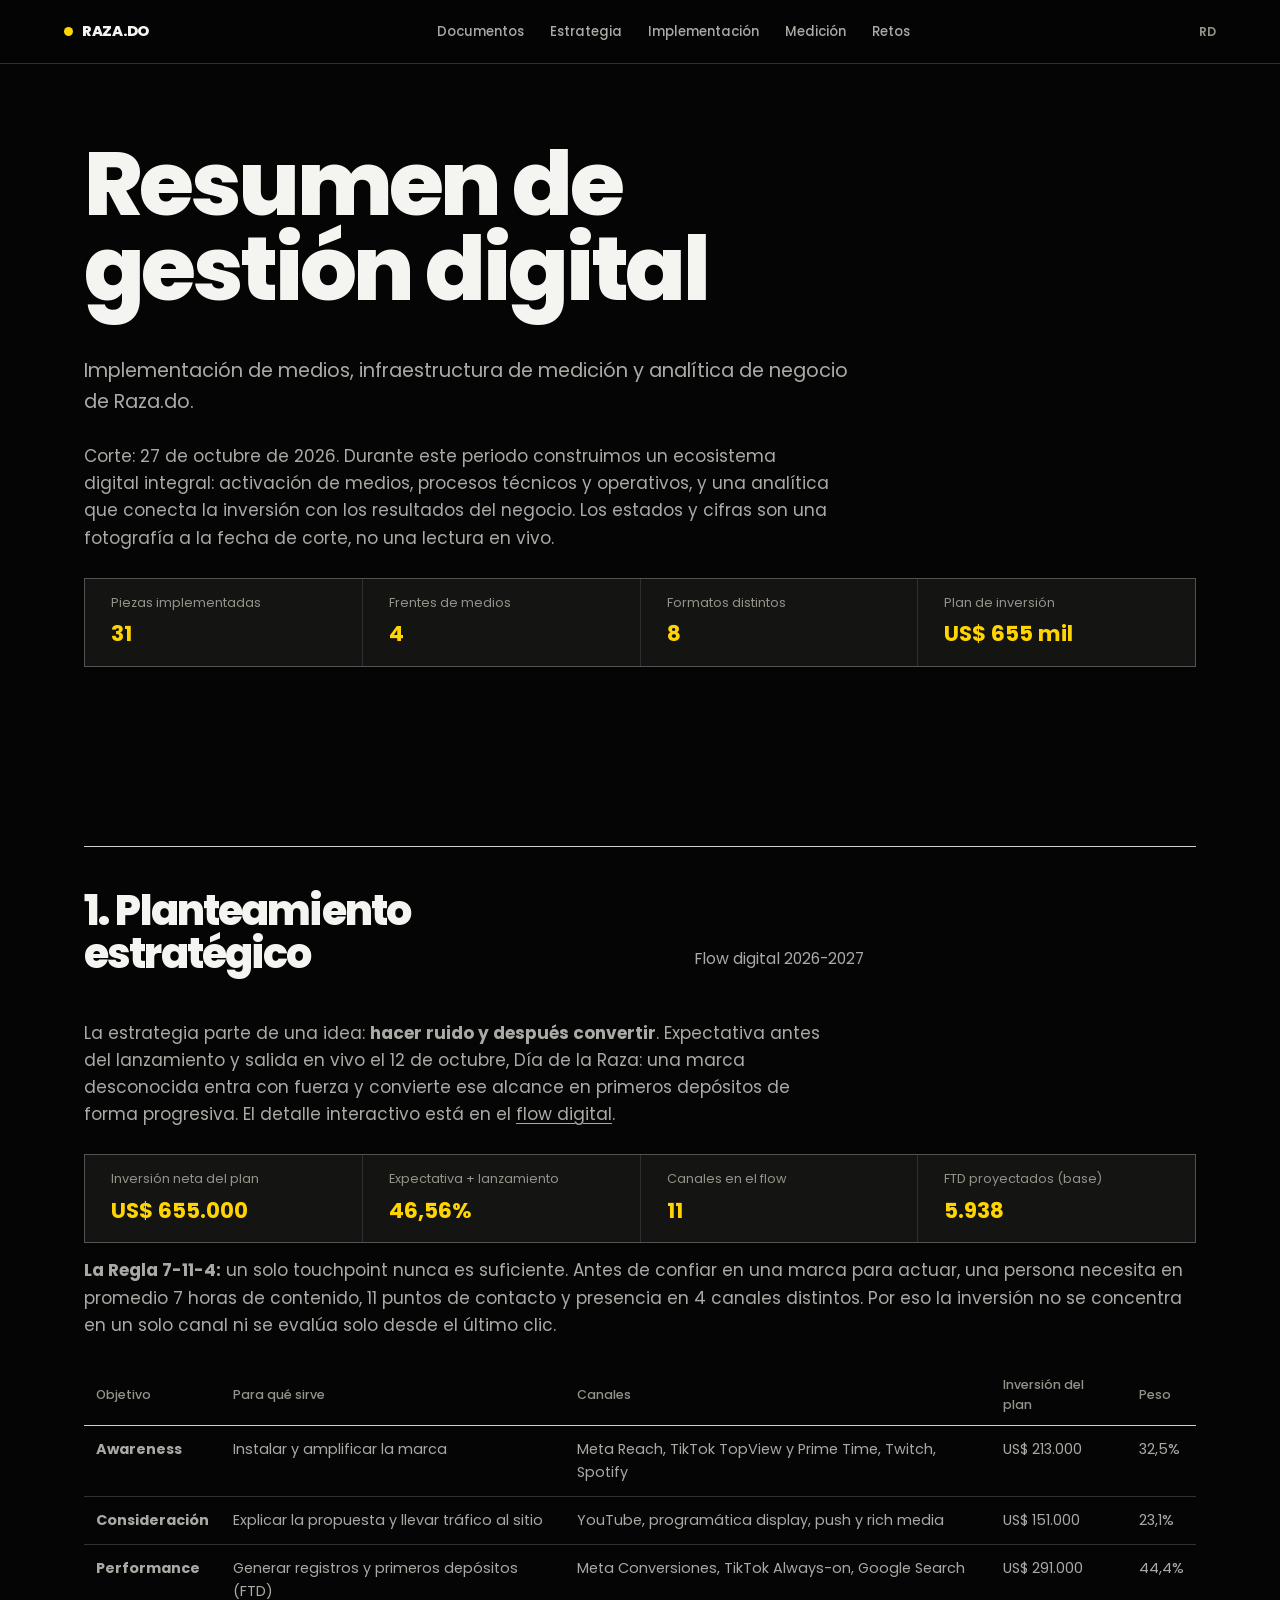
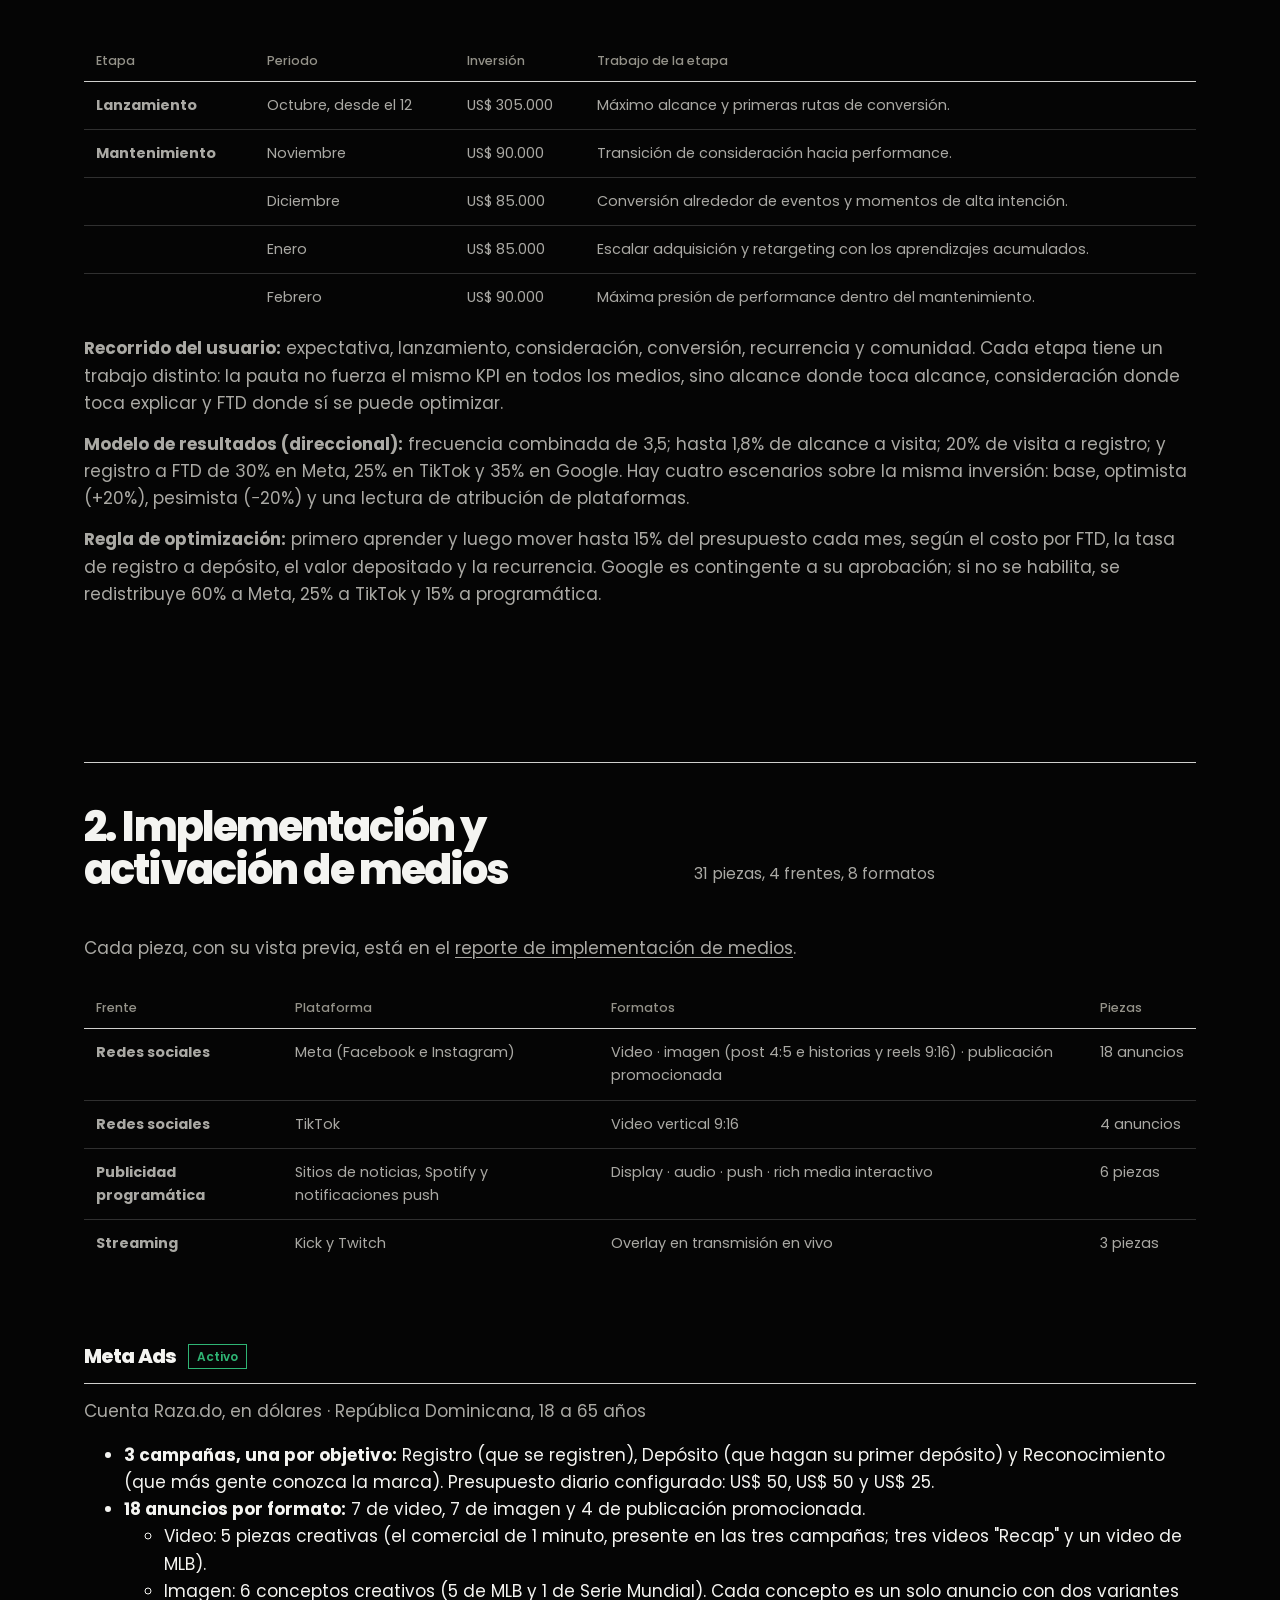
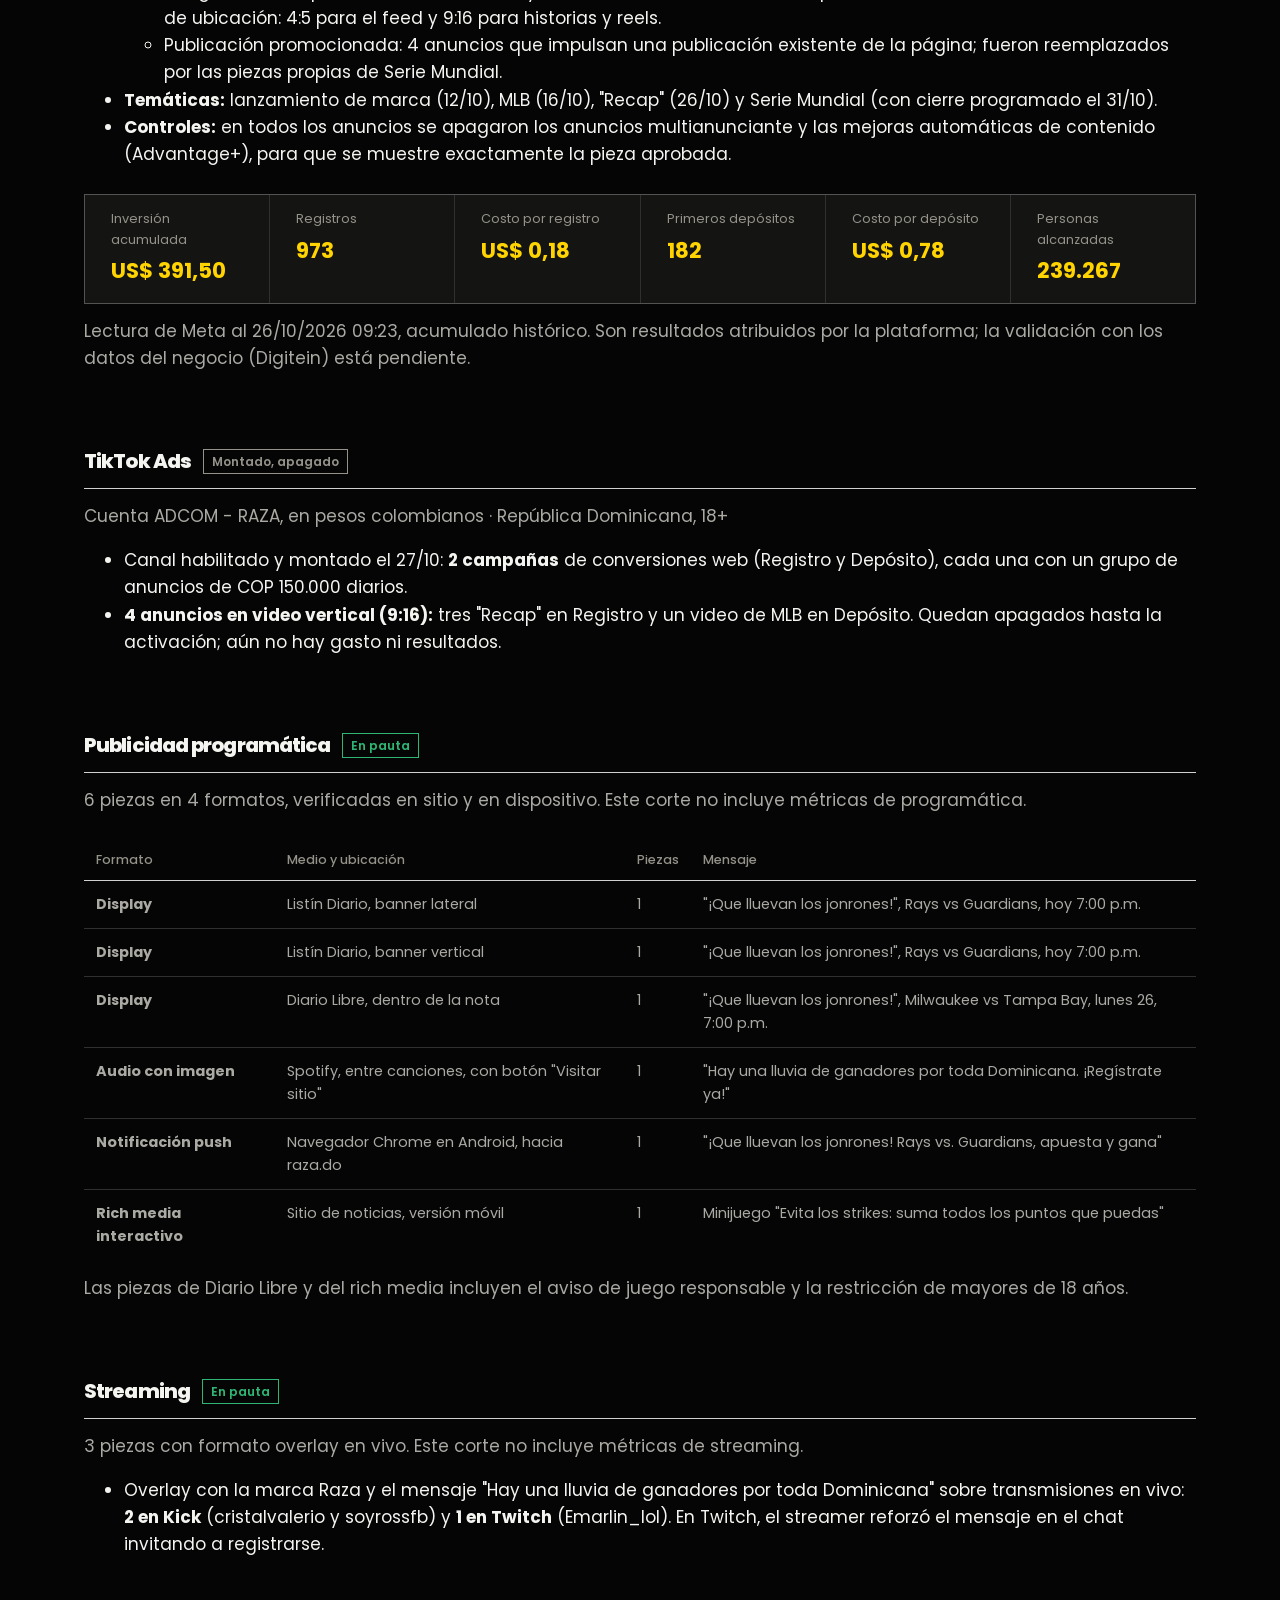
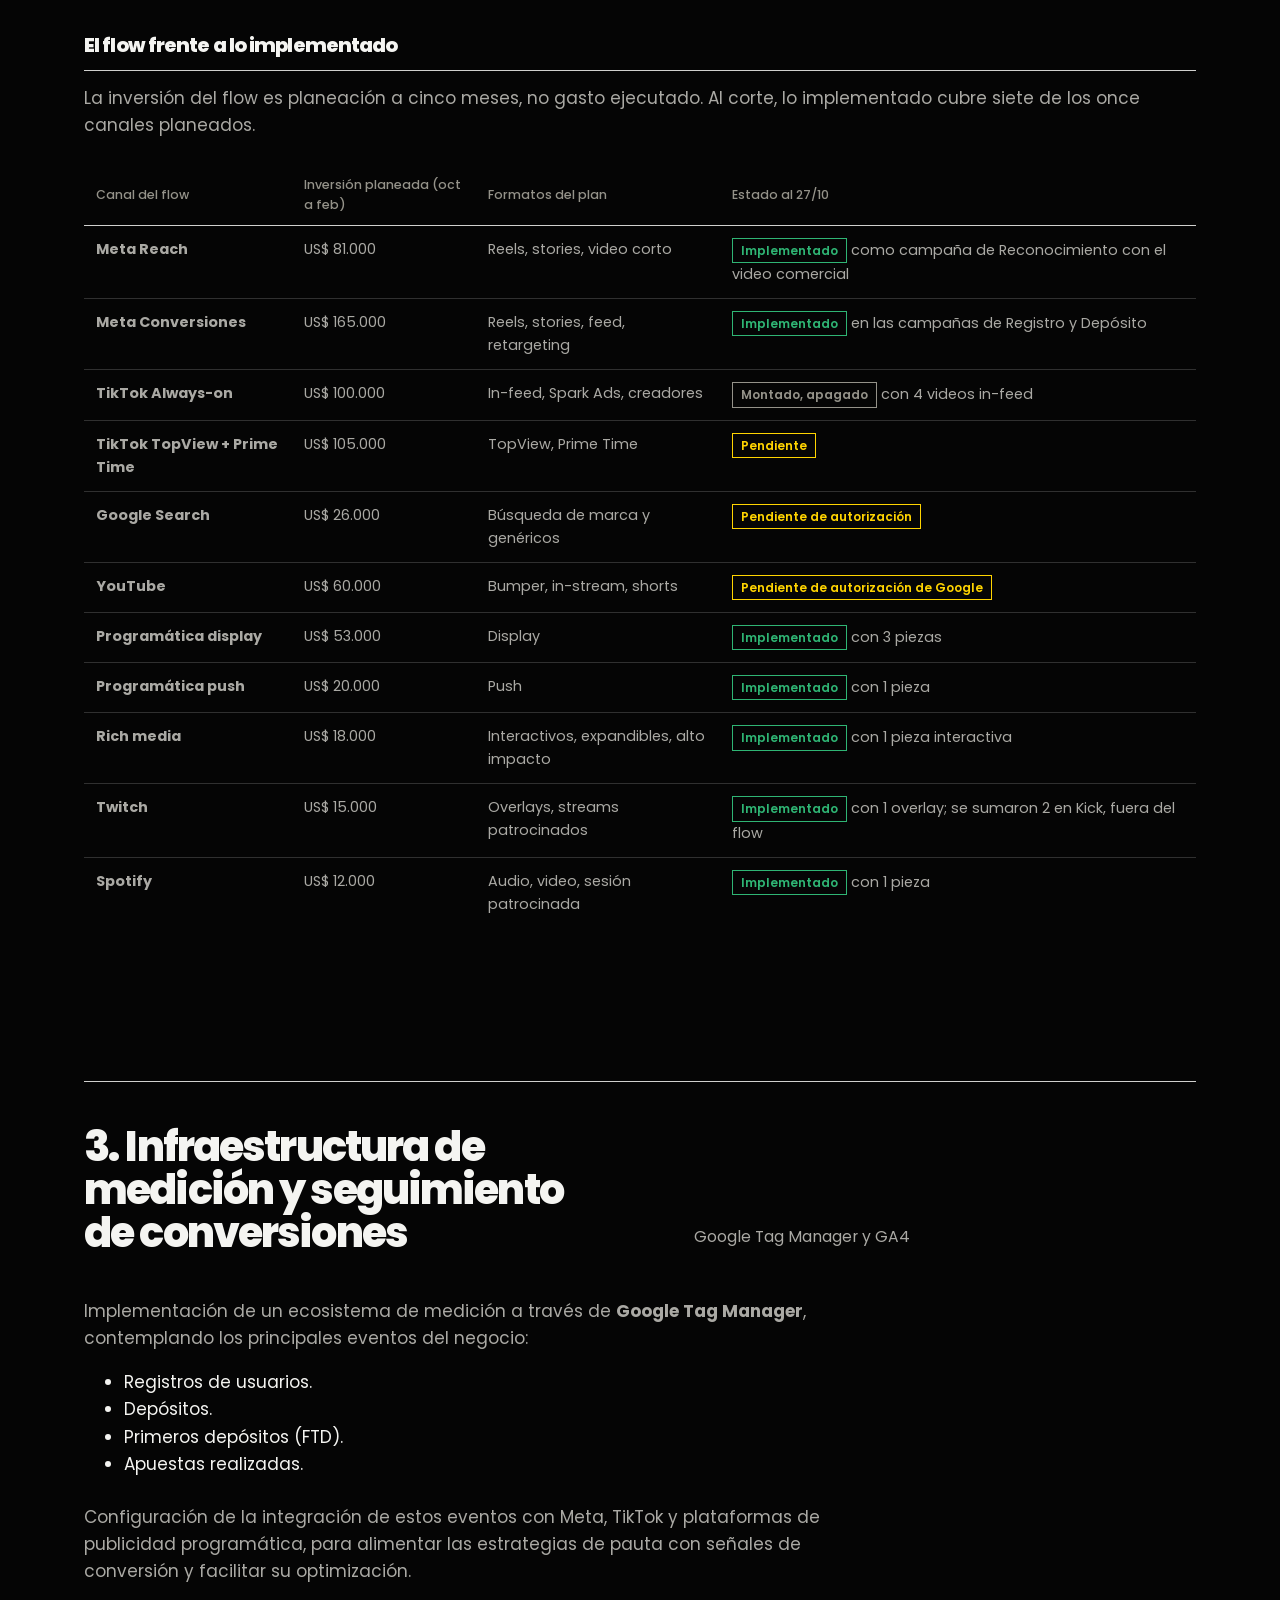
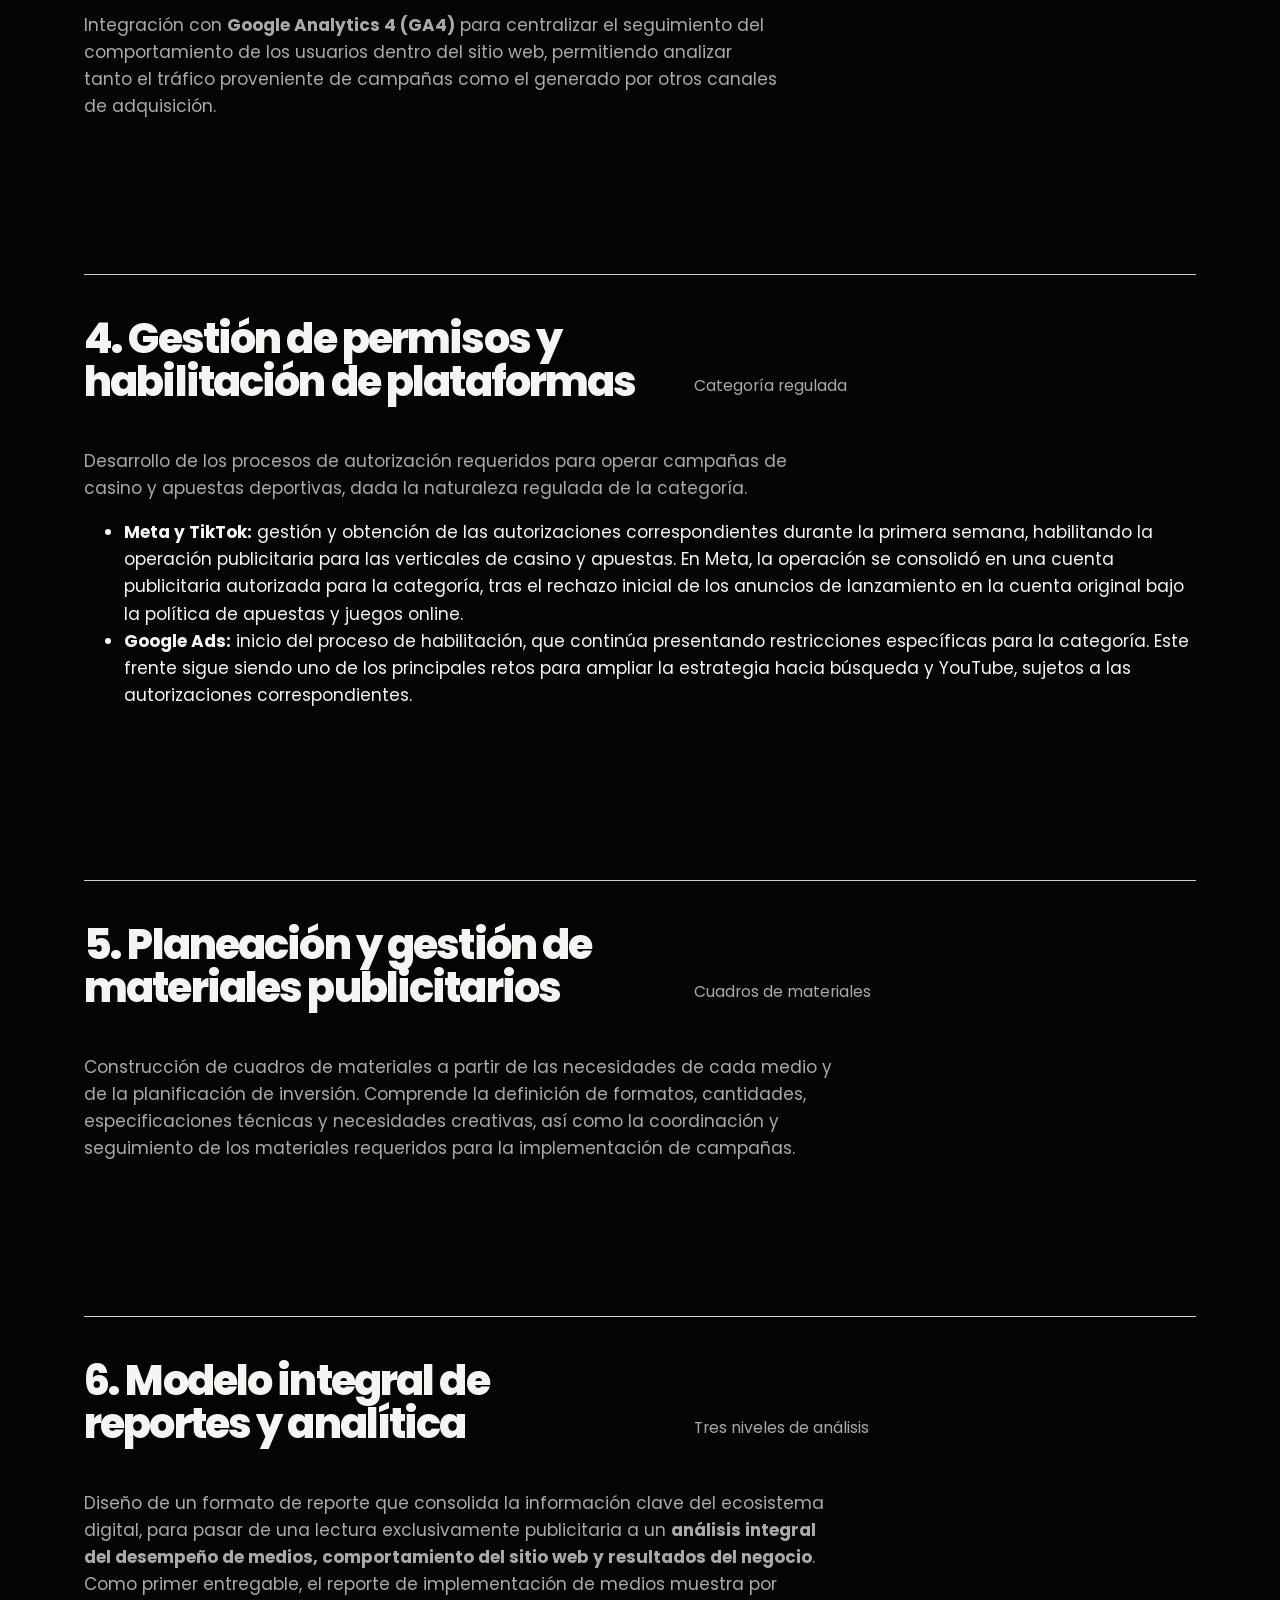
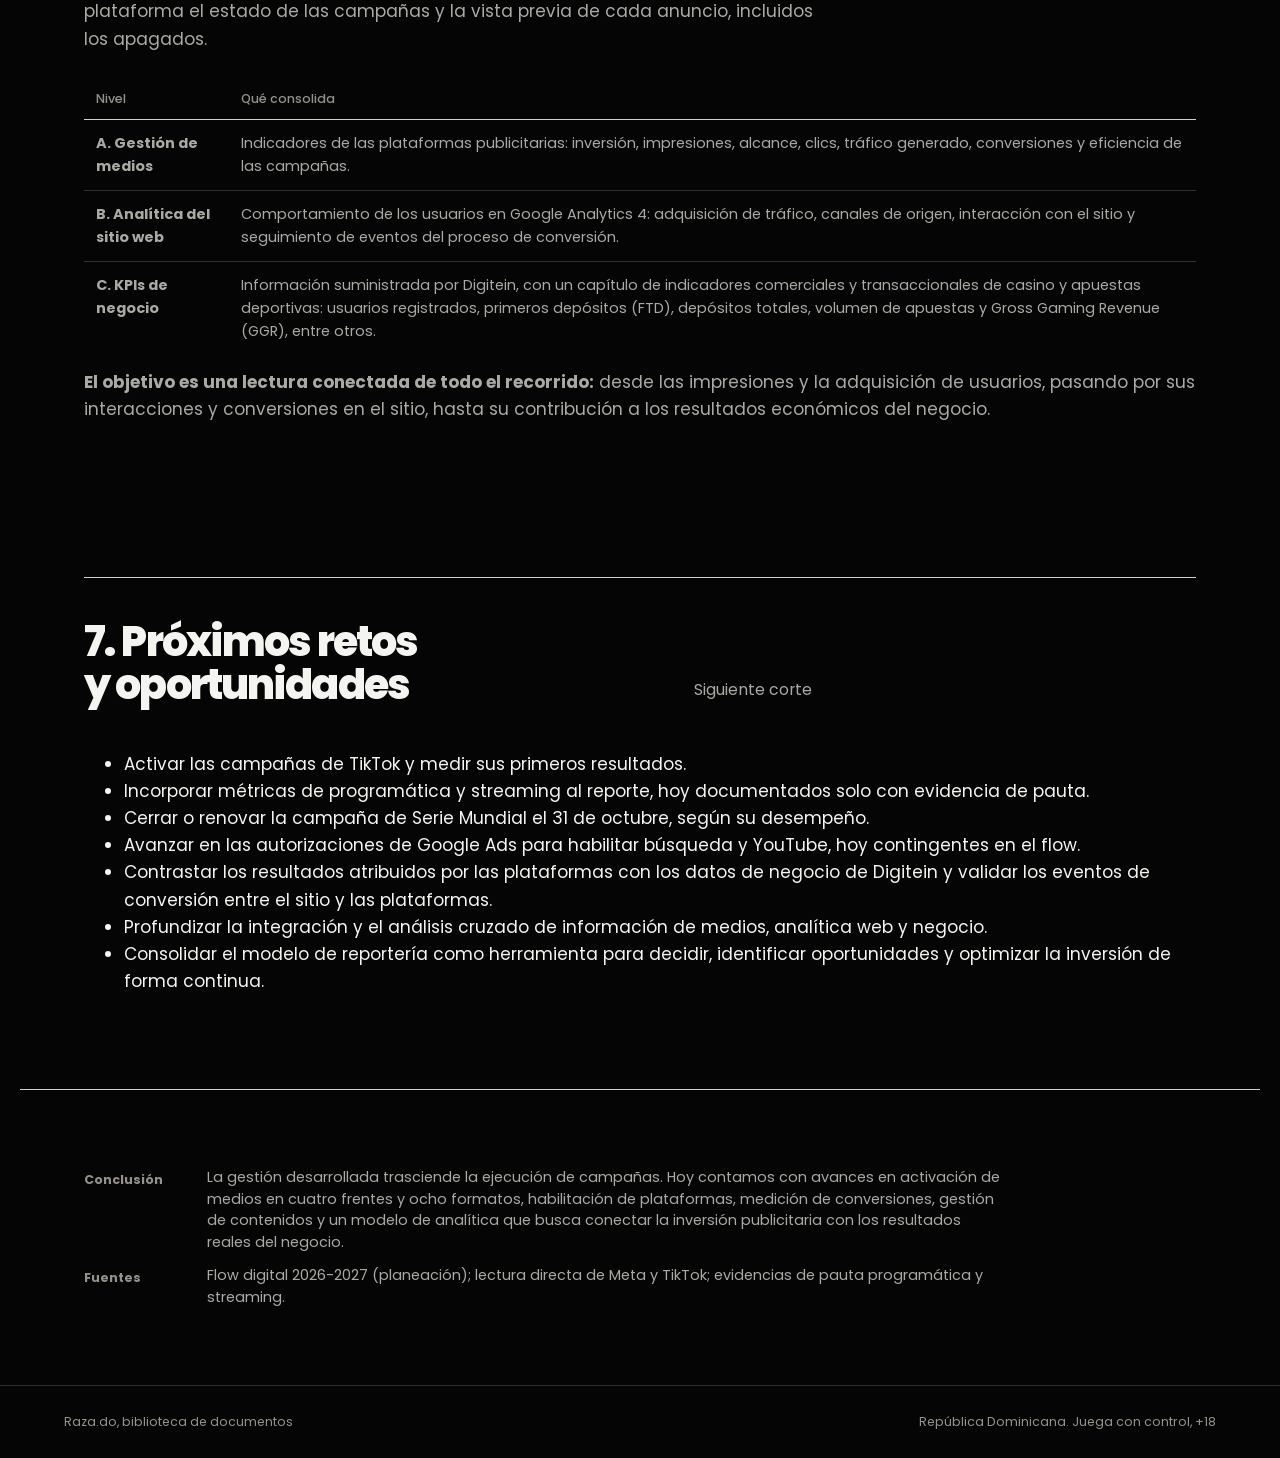
<file: reporte-gestion.html>
<!doctype html>
<html lang="es" data-suelo="tinta">
<head>
  <meta charset="utf-8">
  <meta name="viewport" content="width=device-width, initial-scale=1">
  <meta name="description" content="Resumen ejecutivo de la gestión digital de Raza.do: planteamiento estratégico, medios implementados por formato, medición y analítica.">
  <meta name="robots" content="noindex, nofollow">
  <title>Raza.do | Reporte de gestión</title>
  <link rel="preconnect" href="https://fonts.gstatic.com" crossorigin>
  <link rel="stylesheet" href="https://fonts.googleapis.com/css2?family=Poppins:wght@400;500;600;700;800&display=swap">
  <link rel="stylesheet" href="assets/css/adcom.css">
  <link rel="stylesheet" href="implementacion-medios.css">
  <script defer src="assets/js/adcom.js"></script>
</head>
<body>
<a class="skip-link" href="#principal">Ir al reporte</a>
<header class="site-header">
  <a class="brand" href="index.html" aria-label="Volver al centro de documentos de Raza.do"><span class="brand-mark">R</span><span>RAZA.DO</span></a>
  <nav aria-label="Navegación principal"><a href="index.html">Documentos</a><a href="#estrategia">Estrategia</a><a href="#implementacion">Implementación</a><a href="#medicion">Medición</a><a href="#retos">Retos</a></nav>
  <span class="header-context">RD</span>
</header>
<main id="top">

<section class="opening wrap" id="principal">
  <h1>Resumen de gestión digital</h1>
  <p class="lede">Implementación de medios, infraestructura de medición y analítica de negocio de Raza.do.</p>
  <p class="imp-guide">Corte: 27 de octubre de 2026. Durante este periodo construimos un ecosistema digital integral: activación de medios, procesos técnicos y operativos, y una analítica que conecta la inversión con los resultados del negocio. Los estados y cifras son una fotografía a la fecha de corte, no una lectura en vivo.</p>
  <dl class="imp-kpis">
    <div><dt>Piezas implementadas</dt><dd>31</dd></div>
    <div><dt>Frentes de medios</dt><dd>4</dd></div>
    <div><dt>Formatos distintos</dt><dd>8</dd></div>
    <div><dt>Plan de inversión</dt><dd>US$ 655 mil</dd></div>
  </dl>
</section>

<section class="acct wrap" id="estrategia">
  <div class="grupo-head"><h2>1. Planteamiento estratégico</h2><p>Flow digital 2026-2027</p></div>
  <p class="imp-guide">La estrategia parte de una idea: <b>hacer ruido y después convertir</b>. Expectativa antes del lanzamiento y salida en vivo el 12 de octubre, Día de la Raza: una marca desconocida entra con fuerza y convierte ese alcance en primeros depósitos de forma progresiva. El detalle interactivo está en el <a href="flow-digital.html">flow digital</a>.</p>
  <dl class="imp-kpis">
    <div><dt>Inversión neta del plan</dt><dd>US$ 655.000</dd></div>
    <div><dt>Expectativa + lanzamiento</dt><dd>46,56%</dd></div>
    <div><dt>Canales en el flow</dt><dd>11</dd></div>
    <div><dt>FTD proyectados (base)</dt><dd>5.938</dd></div>
  </dl>
  <p class="imp-state"><b>La Regla 7-11-4:</b> un solo touchpoint nunca es suficiente. Antes de confiar en una marca para actuar, una persona necesita en promedio 7 horas de contenido, 11 puntos de contacto y presencia en 4 canales distintos. Por eso la inversión no se concentra en un solo canal ni se evalúa solo desde el último clic.</p>

  <div class="imp-table-wrap"><table class="imp-table">
    <thead><tr><th>Objetivo</th><th>Para qué sirve</th><th>Canales</th><th>Inversión del plan</th><th>Peso</th></tr></thead>
    <tbody>
      <tr><td><strong>Awareness</strong></td><td>Instalar y amplificar la marca</td><td>Meta Reach, TikTok TopView y Prime Time, Twitch, Spotify</td><td class="tnum">US$ 213.000</td><td class="tnum">32,5%</td></tr>
      <tr><td><strong>Consideración</strong></td><td>Explicar la propuesta y llevar tráfico al sitio</td><td>YouTube, programática display, push y rich media</td><td class="tnum">US$ 151.000</td><td class="tnum">23,1%</td></tr>
      <tr><td><strong>Performance</strong></td><td>Generar registros y primeros depósitos (FTD)</td><td>Meta Conversiones, TikTok Always-on, Google Search</td><td class="tnum">US$ 291.000</td><td class="tnum">44,4%</td></tr>
    </tbody></table></div>

  <div class="imp-table-wrap"><table class="imp-table">
    <thead><tr><th>Etapa</th><th>Periodo</th><th>Inversión</th><th>Trabajo de la etapa</th></tr></thead>
    <tbody>
      <tr><td><strong>Lanzamiento</strong></td><td>Octubre, desde el 12</td><td class="tnum">US$ 305.000</td><td>Máximo alcance y primeras rutas de conversión.</td></tr>
      <tr><td><strong>Mantenimiento</strong></td><td>Noviembre</td><td class="tnum">US$ 90.000</td><td>Transición de consideración hacia performance.</td></tr>
      <tr><td></td><td>Diciembre</td><td class="tnum">US$ 85.000</td><td>Conversión alrededor de eventos y momentos de alta intención.</td></tr>
      <tr><td></td><td>Enero</td><td class="tnum">US$ 85.000</td><td>Escalar adquisición y retargeting con los aprendizajes acumulados.</td></tr>
      <tr><td></td><td>Febrero</td><td class="tnum">US$ 90.000</td><td>Máxima presión de performance dentro del mantenimiento.</td></tr>
    </tbody></table></div>

  <p class="imp-state"><b>Recorrido del usuario:</b> expectativa, lanzamiento, consideración, conversión, recurrencia y comunidad. Cada etapa tiene un trabajo distinto: la pauta no fuerza el mismo KPI en todos los medios, sino alcance donde toca alcance, consideración donde toca explicar y FTD donde sí se puede optimizar.</p>
  <p class="imp-state"><b>Modelo de resultados (direccional):</b> frecuencia combinada de 3,5; hasta 1,8% de alcance a visita; 20% de visita a registro; y registro a FTD de 30% en Meta, 25% en TikTok y 35% en Google. Hay cuatro escenarios sobre la misma inversión: base, optimista (+20%), pesimista (−20%) y una lectura de atribución de plataformas.</p>
  <p class="imp-state"><b>Regla de optimización:</b> primero aprender y luego mover hasta 15% del presupuesto cada mes, según el costo por FTD, la tasa de registro a depósito, el valor depositado y la recurrencia. Google es contingente a su aprobación; si no se habilita, se redistribuye 60% a Meta, 25% a TikTok y 15% a programática.</p>
</section>

<section class="acct wrap" id="implementacion">
  <div class="grupo-head"><h2>2. Implementación y activación de medios</h2><p>31 piezas, 4 frentes, 8 formatos</p></div>
  <p class="imp-guide">Cada pieza, con su vista previa, está en el <a href="implementacion-medios.html">reporte de implementación de medios</a>.</p>

  <div class="imp-table-wrap"><table class="imp-table">
    <thead><tr><th>Frente</th><th>Plataforma</th><th>Formatos</th><th>Piezas</th></tr></thead>
    <tbody>
      <tr><td><strong>Redes sociales</strong></td><td>Meta (Facebook e Instagram)</td><td>Video · imagen (post 4:5 e historias y reels 9:16) · publicación promocionada</td><td class="tnum">18 anuncios</td></tr>
      <tr><td><strong>Redes sociales</strong></td><td>TikTok</td><td>Video vertical 9:16</td><td class="tnum">4 anuncios</td></tr>
      <tr><td><strong>Publicidad programática</strong></td><td>Sitios de noticias, Spotify y notificaciones push</td><td>Display · audio · push · rich media interactivo</td><td class="tnum">6 piezas</td></tr>
      <tr><td><strong>Streaming</strong></td><td>Kick y Twitch</td><td>Overlay en transmisión en vivo</td><td class="tnum">3 piezas</td></tr>
    </tbody></table></div>

  <section class="camp" id="impl-meta">
    <div class="camp-head"><h3>Meta Ads</h3><span class="pill pill-on">Activo</span></div>
    <p class="camp-aud">Cuenta Raza.do, en dólares · República Dominicana, 18 a 65 años</p>
    <ul>
      <li><b>3 campañas, una por objetivo:</b> Registro (que se registren), Depósito (que hagan su primer depósito) y Reconocimiento (que más gente conozca la marca). Presupuesto diario configurado: US$ 50, US$ 50 y US$ 25.</li>
      <li><b>18 anuncios por formato:</b> 7 de video, 7 de imagen y 4 de publicación promocionada.
        <ul>
          <li>Video: 5 piezas creativas (el comercial de 1 minuto, presente en las tres campañas; tres videos "Recap" y un video de MLB).</li>
          <li>Imagen: 6 conceptos creativos (5 de MLB y 1 de Serie Mundial). Cada concepto es un solo anuncio con dos variantes de ubicación: 4:5 para el feed y 9:16 para historias y reels.</li>
          <li>Publicación promocionada: 4 anuncios que impulsan una publicación existente de la página; fueron reemplazados por las piezas propias de Serie Mundial.</li>
        </ul></li>
      <li><b>Temáticas:</b> lanzamiento de marca (12/10), MLB (16/10), "Recap" (26/10) y Serie Mundial (con cierre programado el 31/10).</li>
      <li><b>Controles:</b> en todos los anuncios se apagaron los anuncios multianunciante y las mejoras automáticas de contenido (Advantage+), para que se muestre exactamente la pieza aprobada.</li>
    </ul>
    <dl class="imp-kpis">
      <div><dt>Inversión acumulada</dt><dd>US$ 391,50</dd></div>
      <div><dt>Registros</dt><dd>973</dd></div>
      <div><dt>Costo por registro</dt><dd>US$ 0,18</dd></div>
      <div><dt>Primeros depósitos</dt><dd>182</dd></div>
      <div><dt>Costo por depósito</dt><dd>US$ 0,78</dd></div>
      <div><dt>Personas alcanzadas</dt><dd>239.267</dd></div>
    </dl>
    <p class="imp-state">Lectura de Meta al 26/10/2026 09:23, acumulado histórico. Son resultados atribuidos por la plataforma; la validación con los datos del negocio (Digitein) está pendiente.</p>
  </section>

  <section class="camp" id="impl-tiktok">
    <div class="camp-head"><h3>TikTok Ads</h3><span class="pill pill-off">Montado, apagado</span></div>
    <p class="camp-aud">Cuenta ADCOM - RAZA, en pesos colombianos · República Dominicana, 18+</p>
    <ul>
      <li>Canal habilitado y montado el 27/10: <b>2 campañas</b> de conversiones web (Registro y Depósito), cada una con un grupo de anuncios de COP 150.000 diarios.</li>
      <li><b>4 anuncios en video vertical (9:16):</b> tres "Recap" en Registro y un video de MLB en Depósito. Quedan apagados hasta la activación; aún no hay gasto ni resultados.</li>
    </ul>
  </section>

  <section class="camp" id="impl-programatica">
    <div class="camp-head"><h3>Publicidad programática</h3><span class="pill pill-on">En pauta</span></div>
    <p class="camp-aud">6 piezas en 4 formatos, verificadas en sitio y en dispositivo. Este corte no incluye métricas de programática.</p>
    <div class="imp-table-wrap"><table class="imp-table">
      <thead><tr><th>Formato</th><th>Medio y ubicación</th><th>Piezas</th><th>Mensaje</th></tr></thead>
      <tbody>
        <tr><td><strong>Display</strong></td><td>Listín Diario, banner lateral</td><td class="tnum">1</td><td>"¡Que lluevan los jonrones!", Rays vs Guardians, hoy 7:00 p.m.</td></tr>
        <tr><td><strong>Display</strong></td><td>Listín Diario, banner vertical</td><td class="tnum">1</td><td>"¡Que lluevan los jonrones!", Rays vs Guardians, hoy 7:00 p.m.</td></tr>
        <tr><td><strong>Display</strong></td><td>Diario Libre, dentro de la nota</td><td class="tnum">1</td><td>"¡Que lluevan los jonrones!", Milwaukee vs Tampa Bay, lunes 26, 7:00 p.m.</td></tr>
        <tr><td><strong>Audio con imagen</strong></td><td>Spotify, entre canciones, con botón "Visitar sitio"</td><td class="tnum">1</td><td>"Hay una lluvia de ganadores por toda Dominicana. ¡Regístrate ya!"</td></tr>
        <tr><td><strong>Notificación push</strong></td><td>Navegador Chrome en Android, hacia raza.do</td><td class="tnum">1</td><td>"¡Que lluevan los jonrones! Rays vs. Guardians, apuesta y gana"</td></tr>
        <tr><td><strong>Rich media interactivo</strong></td><td>Sitio de noticias, versión móvil</td><td class="tnum">1</td><td>Minijuego "Evita los strikes: suma todos los puntos que puedas"</td></tr>
      </tbody></table></div>
    <p class="imp-state">Las piezas de Diario Libre y del rich media incluyen el aviso de juego responsable y la restricción de mayores de 18 años.</p>
  </section>

  <section class="camp" id="impl-streaming">
    <div class="camp-head"><h3>Streaming</h3><span class="pill pill-on">En pauta</span></div>
    <p class="camp-aud">3 piezas con formato overlay en vivo. Este corte no incluye métricas de streaming.</p>
    <ul>
      <li>Overlay con la marca Raza y el mensaje "Hay una lluvia de ganadores por toda Dominicana" sobre transmisiones en vivo: <b>2 en Kick</b> (cristalvalerio y soyrossfb) y <b>1 en Twitch</b> (Emarlin_lol). En Twitch, el streamer reforzó el mensaje en el chat invitando a registrarse.</li>
    </ul>
  </section>

  <section class="camp" id="plan-vs-implementado">
    <div class="camp-head"><h3>El flow frente a lo implementado</h3></div>
    <p class="camp-aud">La inversión del flow es planeación a cinco meses, no gasto ejecutado. Al corte, lo implementado cubre siete de los once canales planeados.</p>
    <div class="imp-table-wrap"><table class="imp-table">
      <thead><tr><th>Canal del flow</th><th>Inversión planeada (oct a feb)</th><th>Formatos del plan</th><th>Estado al 27/10</th></tr></thead>
      <tbody>
        <tr><td><strong>Meta Reach</strong></td><td class="tnum">US$ 81.000</td><td>Reels, stories, video corto</td><td><span class="pill pill-on">Implementado</span> como campaña de Reconocimiento con el video comercial</td></tr>
        <tr><td><strong>Meta Conversiones</strong></td><td class="tnum">US$ 165.000</td><td>Reels, stories, feed, retargeting</td><td><span class="pill pill-on">Implementado</span> en las campañas de Registro y Depósito</td></tr>
        <tr><td><strong>TikTok Always-on</strong></td><td class="tnum">US$ 100.000</td><td>In-feed, Spark Ads, creadores</td><td><span class="pill pill-off">Montado, apagado</span> con 4 videos in-feed</td></tr>
        <tr><td><strong>TikTok TopView + Prime Time</strong></td><td class="tnum">US$ 105.000</td><td>TopView, Prime Time</td><td><span class="pill pill-wait">Pendiente</span></td></tr>
        <tr><td><strong>Google Search</strong></td><td class="tnum">US$ 26.000</td><td>Búsqueda de marca y genéricos</td><td><span class="pill pill-wait">Pendiente de autorización</span></td></tr>
        <tr><td><strong>YouTube</strong></td><td class="tnum">US$ 60.000</td><td>Bumper, in-stream, shorts</td><td><span class="pill pill-wait">Pendiente de autorización de Google</span></td></tr>
        <tr><td><strong>Programática display</strong></td><td class="tnum">US$ 53.000</td><td>Display</td><td><span class="pill pill-on">Implementado</span> con 3 piezas</td></tr>
        <tr><td><strong>Programática push</strong></td><td class="tnum">US$ 20.000</td><td>Push</td><td><span class="pill pill-on">Implementado</span> con 1 pieza</td></tr>
        <tr><td><strong>Rich media</strong></td><td class="tnum">US$ 18.000</td><td>Interactivos, expandibles, alto impacto</td><td><span class="pill pill-on">Implementado</span> con 1 pieza interactiva</td></tr>
        <tr><td><strong>Twitch</strong></td><td class="tnum">US$ 15.000</td><td>Overlays, streams patrocinados</td><td><span class="pill pill-on">Implementado</span> con 1 overlay; se sumaron 2 en Kick, fuera del flow</td></tr>
        <tr><td><strong>Spotify</strong></td><td class="tnum">US$ 12.000</td><td>Audio, video, sesión patrocinada</td><td><span class="pill pill-on">Implementado</span> con 1 pieza</td></tr>
      </tbody></table></div>
  </section>
</section>

<section class="acct wrap" id="medicion">
  <div class="grupo-head"><h2>3. Infraestructura de medición y seguimiento de conversiones</h2><p>Google Tag Manager y GA4</p></div>
  <p class="imp-guide">Implementación de un ecosistema de medición a través de <b>Google Tag Manager</b>, contemplando los principales eventos del negocio:</p>
  <ul>
    <li>Registros de usuarios.</li>
    <li>Depósitos.</li>
    <li>Primeros depósitos (FTD).</li>
    <li>Apuestas realizadas.</li>
  </ul>
  <p class="imp-guide">Configuración de la integración de estos eventos con Meta, TikTok y plataformas de publicidad programática, para alimentar las estrategias de pauta con señales de conversión y facilitar su optimización.</p>
  <p class="imp-guide">Integración con <b>Google Analytics 4 (GA4)</b> para centralizar el seguimiento del comportamiento de los usuarios dentro del sitio web, permitiendo analizar tanto el tráfico proveniente de campañas como el generado por otros canales de adquisición.</p>
</section>

<section class="acct wrap" id="permisos">
  <div class="grupo-head"><h2>4. Gestión de permisos y habilitación de plataformas</h2><p>Categoría regulada</p></div>
  <p class="imp-guide">Desarrollo de los procesos de autorización requeridos para operar campañas de casino y apuestas deportivas, dada la naturaleza regulada de la categoría.</p>
  <ul>
    <li><b>Meta y TikTok:</b> gestión y obtención de las autorizaciones correspondientes durante la primera semana, habilitando la operación publicitaria para las verticales de casino y apuestas. En Meta, la operación se consolidó en una cuenta publicitaria autorizada para la categoría, tras el rechazo inicial de los anuncios de lanzamiento en la cuenta original bajo la política de apuestas y juegos online.</li>
    <li><b>Google Ads:</b> inicio del proceso de habilitación, que continúa presentando restricciones específicas para la categoría. Este frente sigue siendo uno de los principales retos para ampliar la estrategia hacia búsqueda y YouTube, sujetos a las autorizaciones correspondientes.</li>
  </ul>
</section>

<section class="acct wrap" id="materiales">
  <div class="grupo-head"><h2>5. Planeación y gestión de materiales publicitarios</h2><p>Cuadros de materiales</p></div>
  <p class="imp-guide">Construcción de cuadros de materiales a partir de las necesidades de cada medio y de la planificación de inversión. Comprende la definición de formatos, cantidades, especificaciones técnicas y necesidades creativas, así como la coordinación y seguimiento de los materiales requeridos para la implementación de campañas.</p>
</section>

<section class="acct wrap" id="modelo">
  <div class="grupo-head"><h2>6. Modelo integral de reportes y analítica</h2><p>Tres niveles de análisis</p></div>
  <p class="imp-guide">Diseño de un formato de reporte que consolida la información clave del ecosistema digital, para pasar de una lectura exclusivamente publicitaria a un <b>análisis integral del desempeño de medios, comportamiento del sitio web y resultados del negocio</b>. Como primer entregable, el reporte de implementación de medios muestra por plataforma el estado de las campañas y la vista previa de cada anuncio, incluidos los apagados.</p>
  <div class="imp-table-wrap"><table class="imp-table">
    <thead><tr><th>Nivel</th><th>Qué consolida</th></tr></thead>
    <tbody>
      <tr><td><strong>A. Gestión de medios</strong></td><td>Indicadores de las plataformas publicitarias: inversión, impresiones, alcance, clics, tráfico generado, conversiones y eficiencia de las campañas.</td></tr>
      <tr><td><strong>B. Analítica del sitio web</strong></td><td>Comportamiento de los usuarios en Google Analytics 4: adquisición de tráfico, canales de origen, interacción con el sitio y seguimiento de eventos del proceso de conversión.</td></tr>
      <tr><td><strong>C. KPIs de negocio</strong></td><td>Información suministrada por Digitein, con un capítulo de indicadores comerciales y transaccionales de casino y apuestas deportivas: usuarios registrados, primeros depósitos (FTD), depósitos totales, volumen de apuestas y Gross Gaming Revenue (GGR), entre otros.</td></tr>
    </tbody></table></div>
  <p class="imp-state"><b>El objetivo es una lectura conectada de todo el recorrido:</b> desde las impresiones y la adquisición de usuarios, pasando por sus interacciones y conversiones en el sitio, hasta su contribución a los resultados económicos del negocio.</p>
</section>

<section class="acct wrap" id="retos">
  <div class="grupo-head"><h2>7. Próximos retos y oportunidades</h2><p>Siguiente corte</p></div>
  <ul>
    <li>Activar las campañas de TikTok y medir sus primeros resultados.</li>
    <li>Incorporar métricas de programática y streaming al reporte, hoy documentados solo con evidencia de pauta.</li>
    <li>Cerrar o renovar la campaña de Serie Mundial el 31 de octubre, según su desempeño.</li>
    <li>Avanzar en las autorizaciones de Google Ads para habilitar búsqueda y YouTube, hoy contingentes en el flow.</li>
    <li>Contrastar los resultados atribuidos por las plataformas con los datos de negocio de Digitein y validar los eventos de conversión entre el sitio y las plataformas.</li>
    <li>Profundizar la integración y el análisis cruzado de información de medios, analítica web y negocio.</li>
    <li>Consolidar el modelo de reportería como herramienta para decidir, identificar oportunidades y optimizar la inversión de forma continua.</li>
  </ul>
</section>

<section class="colophon wrap"><dl>
  <dt>Conclusión</dt><dd>La gestión desarrollada trasciende la ejecución de campañas. Hoy contamos con avances en activación de medios en cuatro frentes y ocho formatos, habilitación de plataformas, medición de conversiones, gestión de contenidos y un modelo de analítica que busca conectar la inversión publicitaria con los resultados reales del negocio.</dd>
  <dt>Fuentes</dt><dd>Flow digital 2026-2027 (planeación); lectura directa de Meta y TikTok; evidencias de pauta programática y streaming.</dd>
</dl></section>
</main>
<footer class="footer"><span>Raza.do, biblioteca de documentos</span><span>República Dominicana. Juega con control, +18</span></footer>
</body>
</html>
</file>
<file: assets/css/adcom.css>
/* ============================================================================
   Sistema de diseño Adcom · documentos de cliente
   ----------------------------------------------------------------------------
   Poppins, el amarillo de Adcom, y DOS SUELOS: papel o tinta.

   Cada documento elige uno, en el <html>:

     <html lang="es">                      papel  (el suelo por defecto)
     <html lang="es" data-suelo="tinta">   tinta

   Los dos vienen de la casa: el framework del área digital es tinta, genius
   es papel. La estructura, la escala, los contenedores, el índice y el
   vocabulario son idénticos en los dos. Solo cambia el juego de tokens.

   LO QUE SIGUE PROHIBIDO es alternar dentro de un documento. Ese era el
   defecto de raza: oscuro, claro, oscuro, y el lector sentía que lo habían
   cambiado de sitio. Para un único momento invertido está `.slab`, una vez
   por documento, y en tinta se invierte al revés solo.

   ESTE ARCHIVO ES LA FUENTE DE VERDAD. Vive en adcom/sistema/adcom.css.
   Las copias en cada repo (assets/css/adcom.css) se generan con sync.ps1.
   No edites una copia: se sobrescribe en el siguiente sync.

   Cómo hacer un ajuste: DESIGN.md, sección "Cómo cambiar algo".
   El archivo tiene dos mitades:
     1. El vocabulario canónico. Es lo que se escribe en documentos nuevos.
     2. La capa de compatibilidad (al final). Neutraliza los nombres de clase
        de los informes viejos, para migrarlos sin reescribir su HTML.
   ========================================================================= */

/* @tokens:inicio — desde aquí hasta @tokens:fin, sync.ps1 extrae
   assets/css/adcom-tokens.css: SOLO los tokens, sin una sola regla de
   componente ni de elemento. Es lo que enlazan los documentos legados, que
   traen su propio CSS completo y no pueden recibir encima el `table`, el
   `img` ni el `h1..h4` del sistema sin que se les mueva el suelo.
   No metas reglas aquí dentro: se copian a los catorce repos. */
:root{
  /* --- marca Adcom (bloqueada, idéntica en los dos suelos) ---
     El amarillo viene del framework del área digital, que es la declaración
     canónica de la marca. Coincide con genius. El #FFC000 que aparece en
     gana, uan, yajuego y westfield es deriva y se corrige al migrar. */
  --accent:#ffd400;
  --accent-hi:#ffdf3d;          /* el amarillo al pasar el cursor */
  --accent-ink:#3d3300;         /* texto SOBRE el amarillo · 8.8:1 en los dos */

  /* ======================= SUELO PAPEL (por defecto) =======================
     Contrastes medidos, no estimados. */
  --ground:#f4f4f1;
  --fg:#050505;                 /* 18.5:1 */
  --fg-secondary:#4a4a47;       /* 8.1:1 · prosa secundaria, pasa AAA */
  --fg-muted:#656560;           /* 5.3:1 sobre el suelo y 4.7:1 sobre --sunken.
                                   Tiene que pasar en las dos: las etiquetas
                                   viven también en filas y listas activas. */
  --raised:#fcfcfa;             /* superficie elevada: la ficha */
  --sunken:#e7e6e1;             /* superficie hundida: la pista de una barra */
  --rule:rgba(5,5,5,.13);       /* regla que separa sin llamar la atención */
  --rule-strong:rgba(5,5,5,.88);/* regla que abre una sección */
  --scroll-thumb:#c6c5be;

  /* Sobre papel el amarillo de marca da 1.3:1: es inservible como texto o
     como relleno de barra. Para eso existe --accent-fg. */
  --accent-fg:#7d6800;          /* el amarillo cuando es dato o texto · 4.9:1 */
  --neg:#c2261c;                /* 5.3:1 · el dato que está mal */
  --pos:#16693a;                /* 6.1:1 · el dato que está bien */

  /* el único momento invertido de la página: el otro suelo */
  --inv-ground:#050505;
  --inv-fg:#f4f4f1;
  --inv-secondary:#aaa9a4;
  --inv-rule:rgba(244,244,241,.18);
  --inv-rule-strong:rgba(244,244,241,.85);
  --inv-accent:#ffd400;         /* sobre el slab oscuro el amarillo da 14.2:1 */

  /* --- escala de gráfico (reservada) ---
     Tres ranuras categóricas para un gráfico de varias series. NO es la
     marca: el amarillo no entra aquí, porque el lector no sabría cuándo el
     amarillo significa Adcom y cuándo significa "serie 2".
     Validada sobre todos los pares: ver DESIGN.md. */
  --serie-1:#2a78d6;
  --serie-2:#eb6834;
  --serie-3:#1baf7a;
  --serie-fg:#050505;           /* texto encima de una serie · 6.4 / 4.6 / 7.2:1 */

  /* --- rampa secuencial ---
     Para un ORDEN, no para identidades: un embudo, una escala de intensidad,
     una serie de etapas. Corre del suelo hacia el primer plano.
     Regla de texto, idéntica en los dos suelos porque la rampa siempre va en
     la misma dirección: los pasos 1 a 3 llevan --fg, el paso 4 lleva --ground.
     Medido en papel: 16.3, 11.5, 7.1 y 8.1:1. */
  --ramp-1:#e7e6e1;
  --ramp-2:#c4c3bc;
  --ramp-3:#9a9992;
  --ramp-4:#4a4a47;

  /* --- el shell de navegación lateral ---
     Mueble persistente, no contenido: los documentos de educación con menú
     lateral (rutas, tableros) llevan un riel de navegación fijo que NO seguía
     el suelo del documento en el original (sidebar negra con .main blanco), y
     aquí tampoco lo sigue. No es el mismo concepto que `.slab` — el slab es un
     momento de contenido, una vez por documento; el shell es la estructura de
     navegación, siempre presente mientras el documento tiene menú lateral.
     Contraste medido: 17.6:1, 5.6:1, 13.6:1. */
  --shell-bg:#0d0d0c;
  --shell-fg:#f4f4f1;
  --shell-fg-muted:#8a8a86;
  --shell-rule:rgba(244,244,241,.12);
  --shell-active:rgba(244,244,241,.08);

  /* --- forma ---
     Un sistema de forma con dos roles declarados, no una mezcla al gusto:
       superficies y medios  ->  --radius
       controles compactos   ->  --radius-sm
       marcas de dato        ->  0, siempre (una barra cuadrada mide mejor)
     Viene del framework del área digital (20/12px), un poco más contenido. */
  --radius:12px;
  --radius-sm:8px;

  /* --- piso tipografico ---
     Nada funcional por debajo de --fs-min, y nada de prosa por debajo de
     --fs-body-min. No era regla escrita y los informes bajaban a 9.5px en
     cabeceras de tabla y etiquetas de eje: ilegible en pantalla y peor
     impreso. El piso se fija en rem para que respete el zoom del navegador. */
  --fs-min:.75rem;              /* 12px · etiquetas, cabeceras, ejes */
  --fs-body-min:.8rem;          /* 12.8px · prosa, notas al pie, subtextos.
                                   Era .82rem. Se baja a .8 porque es lo que
                                   usa raza en sus notas de ficha, y dos
                                   decimas de pixel no son una diferencia de
                                   legibilidad: tener DOS valores para el
                                   mismo piso si lo es. */         /* 13px · prosa, notas al pie, subtextos */

  /* --- escala de titular ---
     El techo son 6rem y el tracking no baja de -.04em: por debajo de ahí las
     letras pierden su forma. Se llega a "fuerte" con TAMAÑO y peso, y con
     copy corto, no apretando el tracking. */
  --fs-display:clamp(2.6rem,7vw,6rem);
  --tk-display:-.04em;
  --lh-display:.95;


  /* --- escala de espacio ---
     Siete pasos, y cada uno tiene un trabajo. Antes había 67 valores
     verticales distintos, 40 de ellos clamp(): pares como
     clamp(18px,2.4vw,26px) y clamp(16px,2vw,26px) hacían lo mismo con 2px de
     diferencia, invisibles para el lector y caros de mantener.

     Es el mismo arreglo que el framework del área digital hizo con su
     tipografía, por la misma razón.

     La regla de jerarquía: más espacio ARRIBA de un encabezado que abajo.
     Una sección abre con --s-7 y separa su encabezado del contenido con
     --s-5, así que la apertura siempre gana. */
  --s-1:4px;                     /* dentro de una línea: icono a texto */
  --s-2:8px;                     /* dentro de un grupo: etiqueta a dato */
  --s-3:14px;                    /* elemento a elemento dentro de una ficha */
  --s-4:clamp(18px,2.4vw,26px);  /* ficha a ficha, fila a fila */
  --s-5:clamp(26px,3.4vw,44px);  /* bloque a bloque, encabezado a contenido */
  --s-6:clamp(44px,6vw,84px);    /* apertura de una sección o de una portada */
  --s-7:clamp(72px,8vw,128px);   /* entre franjas */
  --s-col:clamp(24px,4vw,64px);  /* separación entre columnas anchas */

  /* --- la tipografía ---
     Va como token para que viaje a la capa adoptable: es la señal más
     visible de que un documento es de la casa, y era justo la que no
     llegaba a los documentos que solo pueden recibir tokens. */
  --fuente:Poppins,ui-sans-serif,-apple-system,"Segoe UI",sans-serif,
    "Segoe UI Emoji","Apple Color Emoji","Noto Color Emoji";
  --fuente-mono:ui-monospace,SFMono-Regular,Menlo,Consolas,monospace;

  /* --- medida y ritmo (idéntico en los dos suelos) --- */
  --measure:68ch;               /* medida de lectura */
  --gutter:clamp(20px,5vw,72px);
  --max:1240px;
  --step:var(--s-7);            /* alias heredado del paso de franja */
  --ease:cubic-bezier(.2,.7,.3,1);
  color-scheme:light;

  /* --- alias heredados ---
     El vocabulario se escribió con --ink y --paper. Se quedan como alias de
     los roles para no reescribir catorce repos, y para que un documento que
     cambia de suelo funcione sin tocar una línea de su CSS propio. */
  --ink:var(--fg);
  --paper:var(--ground);
  --ink-secondary:var(--fg-secondary);
  --ink-muted:var(--fg-muted);
  --accent-deep:var(--accent-fg);
  --inv-text:var(--inv-fg);
  /* --- enfasis del titular ---
     Se declara como token, no como selector de ancestro: el valor que
     hereda un <em> es el del suelo MAS CERCANO, que es justo lo que
     hace falta en un documento con franjas de los dos suelos. */
  --em-fg:var(--fg);
  --em-bg:linear-gradient(transparent 58%, var(--accent) 58%);
  --em-pad:.06em

}

/* Suelo papel declarado a mano: hace falta para una franja clara dentro de un
   documento en tinta. Repite los valores de :root a propósito, porque una
   franja no puede depender de cuál sea el suelo de la página que la contiene. */
[data-suelo="papel"],[data-roles="papel"],.section-light,.s-light{
  --ground:#f4f4f1;
  --fg:#050505;
  --fg-secondary:#4a4a47;
  --fg-muted:#656560;
  --raised:#fcfcfa;
  --sunken:#e7e6e1;
  --rule:rgba(5,5,5,.13);
  --rule-strong:rgba(5,5,5,.88);
  --scroll-thumb:#c6c5be;
  --accent-fg:#7d6800;
  --neg:#c2261c;
  --pos:#16693a;
  --inv-ground:#050505;
  --inv-fg:#f4f4f1;
  --inv-secondary:#aaa9a4;
  --inv-rule:rgba(244,244,241,.18);
  --inv-rule-strong:rgba(244,244,241,.85);
  --inv-accent:#ffd400;
  --serie-1:#2a78d6;
  --serie-2:#eb6834;
  --serie-3:#1baf7a;
  --serie-fg:#050505;
  --ramp-1:#e7e6e1;
  --ramp-2:#c4c3bc;
  --ramp-3:#9a9992;
  --ramp-4:#4a4a47;
  color-scheme:light;
  /* Los alias se REDECLARAN en cada suelo a proposito. Un alias es una
     sustitucion que se resuelve donde se declara: si solo vive en :root,
     su valor queda congelado en el suelo de la raiz y una franja del otro
     suelo lo hereda ya resuelto, con el color contrario. */
  --ink:var(--fg);
  --paper:var(--ground);
  --ink-secondary:var(--fg-secondary);
  --ink-muted:var(--fg-muted);
  --accent-deep:var(--accent-fg);
  --inv-text:var(--inv-fg);
  /* --- enfasis del titular ---
     Se declara como token, no como selector de ancestro: el valor que
     hereda un <em> es el del suelo MAS CERCANO, que es justo lo que
     hace falta en un documento con franjas de los dos suelos. */
  --em-fg:var(--fg);
  --em-bg:linear-gradient(transparent 58%, var(--accent) 58%);
  --em-pad:.06em
}

/* ========================== SUELO TINTA ===================================
   Los mismos roles, resueltos contra un suelo oscuro. Se activa con
   data-suelo="tinta" en el <html>. Nada más cambia. */
[data-suelo="tinta"],[data-roles="tinta"],.section-dark,.s-dark{
  --ground:#050505;
  --fg:#f4f4f1;                 /* 18.5:1 · nunca #fff puro */
  --fg-secondary:#aaa9a4;       /* 8.7:1 · el mismo que usa el .slab de genius */
  --fg-muted:#949289;           /* 6.5:1 sobre el suelo y 4.9:1 sobre --sunken */
  --raised:#141413;
  --sunken:#262624;
  --rule:rgba(244,244,241,.18);
  --rule-strong:rgba(244,244,241,.85);
  --scroll-thumb:#3a3a37;

  /* Aquí el amarillo de marca YA es legible: 14.2:1 sobre el suelo. El
     amarillo de dato y el de marca son el mismo, y por eso este suelo se ve
     más asertivo que el papel. Es la razón de ser de este suelo. */
  --accent-fg:var(--accent);
  --neg:#ff6b6b;                /* 7.3:1 · #c2261c se queda en 3.5:1 aquí */
  --pos:#2fb574;                /* 7.7:1 · #16693a se queda en 3.0:1 aquí */

  --inv-ground:#f4f4f1;
  --inv-fg:#050505;
  --inv-secondary:#4a4a47;
  --inv-rule:rgba(5,5,5,.16);
  --inv-rule-strong:rgba(5,5,5,.88);
  --inv-accent:#7d6800;         /* aquí el slab es CLARO: el amarillo de marca
                                   daría 1.3:1 encima, así que va el profundo */

  /* los mismos tres hues, escalonados para el suelo oscuro */
  --serie-1:#3987e5;
  --serie-2:#d95926;
  --serie-3:#199e70;
  --serie-fg:#050505;           /* 5.6 / 5.3 / 6.0:1 */

  /* la misma rampa, del suelo oscuro hacia el primer plano claro.
     Medido: 13.8, 9.7, 4.9 y 8.7:1 con la misma regla de texto. */
  --ramp-1:#262624;
  --ramp-2:#3f3e3b;
  --ramp-3:#6b6a64;
  --ramp-4:#aaa9a4;

  color-scheme:dark;
  /* Los alias se REDECLARAN en cada suelo a proposito. Un alias es una
     sustitucion que se resuelve donde se declara: si solo vive en :root,
     su valor queda congelado en el suelo de la raiz y una franja del otro
     suelo lo hereda ya resuelto, con el color contrario. */
  --ink:var(--fg);
  --paper:var(--ground);
  --ink-secondary:var(--fg-secondary);
  --ink-muted:var(--fg-muted);
  --accent-deep:var(--accent-fg);
  --inv-text:var(--inv-fg);
  /* Aqui el amarillo si puede ser texto: 14.2:1 sobre el suelo. Es el
     enfasis que tenia el raza original. */
  --em-fg:var(--accent);
  --em-bg:none;
  --em-pad:0
}
/* @tokens:fin */

/* ---------------------------------------------------------------- base --- */
*,*::before,*::after{box-sizing:border-box}
html{-webkit-text-size-adjust:100%}
@media (prefers-reduced-motion:no-preference){ html{scroll-behavior:smooth} }

body{
  margin:0;
  background:var(--paper);
  color:var(--ink);
  font-family:var(--fuente);
  font-size:17px;
  line-height:1.6;
  -webkit-font-smoothing:antialiased
}

/* Las superficies que no dibujamos también son parte del diseño.
   Selección, caret, scrollbar y anillo de foco vienen con defaults del
   navegador que no pertenecen a ningún sistema. Se visten desde la paleta. */
::selection{background:var(--accent); color:var(--accent-ink)}
html{caret-color:var(--ink); accent-color:var(--ink)}
::-webkit-scrollbar{width:12px; height:12px}
::-webkit-scrollbar-track{background:var(--sunken)}
::-webkit-scrollbar-thumb{background:var(--scroll-thumb); border:3px solid var(--sunken); border-radius:99px}
::-webkit-scrollbar-thumb:hover{background:var(--ink-secondary)}
html{scrollbar-color:var(--scroll-thumb) var(--sunken); scrollbar-width:thin}
:focus-visible{outline:2px solid var(--ink); outline-offset:3px; border-radius:2px}

img{display:block; max-width:100%}
h1,h2,h3,h4{margin:0; font-weight:800; letter-spacing:-.045em; line-height:1.03; text-wrap:balance}
p{margin:0; text-wrap:pretty}
strong,b{font-weight:700}
a{color:inherit; text-decoration-thickness:1px; text-underline-offset:3px}
button,input,select,textarea{font:inherit}
.tnum{font-variant-numeric:tabular-nums}
.sr-only{position:absolute; width:1px; height:1px; padding:0; margin:-1px;
  overflow:hidden; clip:rect(0 0 0 0); white-space:nowrap; border:0}

/* Que las anclas de categoría no queden debajo de la cabecera fija. */
[id]{scroll-margin-top:88px}

.skip-link{
  position:fixed; top:10px; left:10px; z-index:120; transform:translateY(-180%);
  background:var(--accent); color:var(--accent-ink); padding:12px 18px;
  border-radius:var(--radius-sm);
  font-weight:600; font-size:.85rem; text-decoration:none
}
.skip-link:focus{transform:translateY(0)}

/* ------------------------------------------------------------- cabecera --- */
.masthead{
  position:sticky; top:0; z-index:60;
  display:flex; align-items:center; justify-content:space-between; gap:24px;
  height:64px; padding-inline:var(--gutter);
  background:color-mix(in srgb, var(--paper) 86%, transparent);
  backdrop-filter:blur(14px); -webkit-backdrop-filter:blur(14px);
  border-bottom:1px solid var(--rule)
}
.wordmark{
  display:inline-flex; align-items:center; gap:9px; text-decoration:none;
  font-weight:800; font-size:.92rem; letter-spacing:-.02em; white-space:nowrap
}
.wordmark i{width:9px; height:9px; border-radius:50%; background:var(--accent); flex:0 0 auto}
.wordmark img{height:20px; width:auto; flex:0 0 auto}
.wordmark span{color:var(--ink-muted); font-weight:500}
.masthead nav{display:flex; gap:var(--s-4); font-size:.83rem; font-weight:500; min-width:0}
.masthead nav a{color:var(--ink-secondary); text-decoration:none; white-space:nowrap;
  transition:color .2s var(--ease)}
.masthead nav a:hover{color:var(--ink)}
.masthead nav a[aria-current]{color:var(--ink); font-weight:700}
.masthead .stamp{font-size:.76rem; font-weight:600; color:var(--ink-muted);
  border-left:1px solid var(--rule); padding-left:16px; white-space:nowrap}
@media (max-width:1000px){ .masthead nav{display:none} }
@media (max-width:520px){ .masthead .stamp{display:none} }

/* volver al índice desde un documento interno */
.al-indice{
  display:inline-flex; align-items:center; gap:8px; text-decoration:none;
  font-size:.82rem; font-weight:700; color:var(--ink-secondary);
  transition:color .2s var(--ease)
}
.al-indice:hover{color:var(--ink)}

/* --------------------------------------------------------------- iconos ---
   Iconos DIBUJADOS, no glifos. Un `↗` o un `!` de texto se renderiza con la
   fuente de cada sistema: cambia de peso, de tamaño y a veces sale en color de
   emoji. Un icono del sistema tiene un solo trazo y hereda el color del texto.

   El juego vive en adcom.js, que inyecta un <symbol> por icono una sola vez.
   Se usa así, y el rótulo de texto SIEMPRE va al lado:

     <span class="go">Abrir <svg class="ico" aria-hidden="true">
       <use href="#i-abrir"></use></svg></span>

   Si el JS no corre no hay icono, y no pasa nada: son decorativos y el texto
   dice lo mismo. Por eso van aria-hidden y nunca solos. */
.ico{
  width:1em; height:1em; flex:0 0 auto;
  fill:none; stroke:currentColor; stroke-width:1.7;
  stroke-linecap:round; stroke-linejoin:round;
  vertical-align:-.12em
}
.ico-sm{width:.85em; height:.85em}
.ico-lg{width:1.35em; height:1.35em; stroke-width:1.5}

/* -------------------------------------------------------------- botones ---
   Rectangulares, como todo el sistema. El primario es tinta llena (papel
   sobre tinta, 18.5:1); el fantasma es una regla. Ninguno usa el amarillo
   de fondo: a 1.3:1 el borde del botón desaparecería. */
.button{
  display:inline-flex; align-items:center; justify-content:center; gap:10px;
  min-height:46px; padding:0 20px; border:1px solid var(--ink);
  border-radius:var(--radius-sm);
  font-size:.86rem; font-weight:700; text-decoration:none; cursor:pointer;
  white-space:nowrap;
  transition:background .2s var(--ease), color .2s var(--ease)
}
.button-primary{background:var(--accent); border-color:var(--accent); color:var(--accent-ink)}
.button-primary:hover{background:var(--accent-hi); border-color:var(--accent-hi)}
.button-ghost{background:none; color:var(--ink)}
.button-ghost:hover{background:var(--sunken)}
.button[disabled]{opacity:.45; cursor:not-allowed}
.acciones{display:flex; flex-wrap:wrap; gap:12px}

/* -------------------------------------------------------------- franjas ---
   Un documento largo se lee mejor por capítulos, y la franja ES el capítulo:
   una sección que declara su propio suelo y lo pinta de borde a borde.

     <section class="franja" data-suelo="tinta">
       <div class="wrap"> ... </div>
     </section>

   Los tokens se heredan, así que todo lo de adentro (fichas, barras, tablas,
   gráficos, el amarillo de dato) resuelve con el contraste correcto sin
   escribir una regla más.

   LA REGLA: la franja es un ritmo, no un parche.
     · Alterna de forma regular, no aleatoria. Si el lector no puede predecir
       el patrón, siente que lo cambiaron de sitio: ese era el problema de
       raza, no el color.
     · Cada franja tiene contenido para leerse como capítulo. Dos párrafos en
       otro suelo no son un capítulo, son una raya.
     · Dos franjas seguidas del mismo suelo son una sola franja.
     · El `.slab` es otra cosa: un momento invertido dentro de una franja, una
       vez por documento. No se usan los dos para lo mismo. */
/* Declarar el suelo y PINTARLO son dos cosas distintas, y hacen falta las
   dos por separado.

   `data-suelo` hace las dos: es para una franja, que pinta su suelo de borde
   a borde. `data-roles` solo declara: es para un panel que YA tiene su
   propio fondo -- una tarjeta con un blanco translucido, una fila de tabla
   con su tinte -- y que lo unico que necesita es que los roles de dentro
   (--fg, --fg-muted, --rule) se resuelvan contra ese fondo y no contra el de
   la pagina.

   Sin esta distincion, marcar una tarjeta para arreglarle el texto le
   repintaba el fondo. Medido: en una pasada sobre el corpus eso empeoro
   quince documentos, uno de ellos en 167 defectos. */
[data-suelo],.section-dark,.section-light,.s-dark,.s-light{
  background:var(--ground); color:var(--fg)
}
.franja{padding-block:var(--step)}
/* la primera franja del documento arranca pegada a la cabecera */
main > .franja:first-child{padding-top:var(--s-6)}

/* ----------------------------------------------------------- estructura --- */
.wrap{max-width:var(--max); margin-inline:auto; padding-inline:var(--gutter)}
.band{padding-block:var(--step)}
.band + .band{padding-top:0}
.lede{max-width:var(--measure); color:var(--ink-secondary); font-size:1.075rem}
.note{max-width:var(--measure); color:var(--ink-muted); font-size:.9rem; line-height:1.55}
.head{margin-bottom:var(--s-5)}
.head h2{font-size:clamp(1.9rem,4.2vw,3.4rem); max-width:20ch}
.head .lede{margin-top:18px}
.divider{border:0; border-top:1px solid var(--rule-strong); margin:0 0 var(--s-5)}

/* ------------------------------------------------------------- portada --- */
.opening{padding-top:var(--s-6); padding-bottom:var(--step)}
/* El titular de portada usa la escala de display: grande, pesado y corto.
   `text-wrap:balance` reparte las líneas, así que no hace falta partirlo a
   mano con <br>. */
.opening h1,.display{
  font-size:var(--fs-display);
  letter-spacing:var(--tk-display);
  line-height:var(--lh-display);
  max-width:18ch
}
/* --------------------------------------------------------------- énfasis ---
   Una palabra destacada dentro de un titular. Nunca con otra familia ni con
   una itálica suelta: eso se lee como error, no como énfasis.

   Cada suelo lleva su versión, y no por gusto:
     papel  ->  subrayado de acento. El amarillo da 1.3:1 como texto aquí.
     tinta  ->  el amarillo directo. Da 14.2:1, y es el énfasis que tenía el
                raza original ("Tres resultados posibles" en amarillo). */
/* Sin lista de clases de contenedor. La lista anterior nombraba doce
   envoltorios (.opening, .head, .hero, .trends-hero, .s-head...) y por eso
   fallaba: el <em> de `section.rule-intro` en raza no estaba en la lista, se
   quedaba sin regla y salia en italica suelta, que es justo lo que el sistema
   prohibe. Mantener una lista de nombres de contenedor ES el problema de los
   ochenta documentos con ochenta nombres. Un <em> dentro de un titular es un
   enfasis, y punto. */
:is(h1,h2,h3,.display) em,.portada h1 em{
  font-style:normal;
  color:var(--em-fg);
  background:var(--em-bg);
  padding-inline:var(--em-pad);
  box-decoration-break:clone; -webkit-box-decoration-break:clone
}
.opening .lede{margin-top:var(--s-5); font-size:clamp(1.05rem,1.55vw,1.22rem);max-width:var(--measure)}
.opening-meta{
  display:flex; flex-wrap:wrap; gap:22px var(--s-col);
  margin-top:var(--s-5); padding-top:22px; border-top:1px solid var(--rule);
  font-size:.82rem; color:var(--ink-muted)
}
.opening-meta div{display:grid; gap:3px}
.opening-meta b{font-weight:700; color:var(--ink); font-size:1.05rem;
  font-variant-numeric:tabular-nums; letter-spacing:-.03em}

/* =========================================================================
   ÍNDICE CON CATEGORÍAS
   La navegación de categorías no es decoración: lleva el conteo real y salta
   al grupo. Por eso se queda, mientras que la etiqueta numerada (01/02/03)
   se fue: el orden de los grupos no le dice nada al lector.
   ========================================================================= */
.categorias{
  display:flex; flex-wrap:wrap; gap:10px;
  margin-top:var(--s-5)
}
.categorias a{
  display:inline-flex; align-items:baseline; gap:9px; text-decoration:none;
  padding:9px 15px; border:1px solid var(--rule); border-radius:var(--radius-sm);
  background:var(--raised);
  font-size:.86rem; font-weight:600; color:var(--ink-secondary);
  transition:border-color .2s var(--ease), color .2s var(--ease)
}
.categorias a:hover{border-color:var(--ink); color:var(--ink)}
.categorias a b{font-weight:700; font-size:.78rem; color:var(--ink-muted);
  font-variant-numeric:tabular-nums}
.categorias a:hover b{color:var(--accent-deep)}
/* la categoría que el lector tiene en pantalla. adcom.js pone el atributo. */
.categorias a[aria-current]{border-color:var(--ink); color:var(--ink);
  box-shadow:inset 0 -2px 0 var(--accent)}
.categorias a[aria-current] b{color:var(--accent-deep)}

/* un grupo de documentos: la categoría */
.grupo{padding-block:var(--step)}
.grupo + .grupo{padding-top:0}
.grupo-head{
  display:grid; gap:14px; align-items:end;
  padding-top:var(--s-5); margin-bottom:var(--s-5);
  border-top:1px solid var(--rule-strong)
}
.grupo-head h2{font-size:clamp(1.6rem,3.4vw,2.6rem)}
.grupo-head p{max-width:var(--measure); color:var(--ink-secondary); font-size:.98rem}
@media (min-width:900px){
  .grupo-head{grid-template-columns:minmax(0,1fr) minmax(0,.9fr);
    gap:var(--s-col)}
  .grupo-head p{padding-bottom:.35em}
}

/* @tipografia:inicio — la UNICA regla de elemento desnudo de la capa
   adoptable, y va aquí a propósito.

   El resto de esta capa está acotado por clase porque un documento legado
   trae sus tablas, sus titulares y sus tarjetas ya resueltos, y una regla
   sobre `table` o `img` le movería cosas que estaban bien. La familia del
   cuerpo es distinta: es precisamente lo que se quiere estandarizar, y es la
   señal más visible de que un documento pertenece a la casa. Un documento
   que declare su propia familia sigue ganando, porque su hoja carga después.

   Hace falta enlazar la fuente en el <head> del documento:
     <link rel="preconnect" href="https://fonts.gstatic.com" crossorigin>
     <link rel="stylesheet" href="https://fonts.googleapis.com/css2?family=Poppins:wght@400;500;600;700;800&display=swap">
   Sin el enlace, la pila cae en la del sistema operativo y no falla nada,
   pero el documento no se ve de la casa. */
body{font-family:var(--fuente)}
/* En el telefono una tabla ancha se desplaza DENTRO DE SI, no arrastra la
   pagina. El sistema le pone min-width:620px para que las columnas no se
   aplasten, y eso, sin contenedor propio, sacaba el cuerpo entero de la
   ventana: medido, 390px de ventana contra 636 de tabla. Convertida en su
   propio contenedor de scroll, la regla de los 620 sigue valiendo y el
   cuerpo deja de moverse.

   Va aqui, en la capa adoptable, porque los documentos que mas tablas tienen
   son justo los que solo pueden recibir tokens. */
@media (max-width:560px){
  table{display:block; overflow-x:auto; -webkit-overflow-scrolling:touch}
}
/* El navegador le da a <small> el 80% del tamano heredado, asi que dentro de
   una etiqueta que ya esta en el piso (12px) cae a 10px. El piso deja de ser
   un piso. Se fija: <small> es letra pequena, no letra ilegible.

   Es el segundo y ultimo selector de elemento desnudo de esta capa, y va por
   la misma razon que el primero: corrige algo que el documento no eligio,
   sino que heredo del navegador. */
small{font-size:var(--fs-min)}
/* @tipografia:fin */

/* @portada:inicio — sync.ps1 copia desde aquí hasta @portada:fin al final de
   adcom-tokens.css, para que un documento legado pueda adoptar la portada sin
   recibir la capa de componentes completa. Todo va acotado por clase o por el
   atributo canónico de suelo: ni un selector de elemento desnudo. */

/* Un suelo declarado tiene que PINTARSE. En adcom.css eso lo hace la regla de
   franja del vocabulario base, que un documento legado no recibe. Sin ella,
   data-suelo="tinta" cambia los tokens (el texto se vuelve claro) pero nadie
   pinta el fondo: queda texto claro sobre blanco. Va solo el ATRIBUTO
   canónico, no los nombres de clase heredados, porque un documento legado
   recibe data-suelo únicamente donde se lo pongo a mano. */
[data-suelo]{background:var(--ground); color:var(--fg)}

/* -------------------------------------------------------------- portada ---
   La portada del documento: la pieza que fija el carácter. Titular grande, el
   amarillo como marcador sobre UNA PARTE del titular, entradilla, acciones, la
   tira de cifras y la pieza gráfica al lado.

   Estaba escrita en raza/styles.css, en un repo solo. Por eso ningún otro
   documento se le parecía. Aquí es vocabulario.

   Son DOS niveles, como cualquier franja del sistema:
     .portada       sangra de borde a borde y pinta su suelo
     .portada-wrap  acota el contenido a --max y lo centra
   Meter la rejilla directamente en .portada deja el contenido pegado a los
   bordes de la pantalla, y poner el max-width en la columna de texto la
   centra DENTRO de su columna, que no es lo mismo. */
.portada{
  /* El inset horizontal va AQUI, en el elemento que pinta: el contenido no
     debe tocar nunca el borde de la pintura. Si el canal se pone en el
     envoltorio, el fondo llega hasta el borde y el detector lo canta.
     Simetrico: una portada que es solo titular no puede dejar una franja
     vacia debajo. Cuando hay cifras, son ellas las que agregan su aire. */
  padding:var(--s-6) var(--gutter);
  background:var(--ground); color:var(--fg)
}
.portada-wrap{
  max-width:var(--max); margin-inline:auto;
  display:grid; gap:var(--s-col); align-items:end;
  grid-template-columns:minmax(0,1fr) minmax(0,.62fr)
}
/* Sin pieza gráfica la copia toma todo el ancho, sin dejar una columna vacía
   ni obligar a buscar una foto de relleno. */
.portada-wrap:not(:has(.portada-visual)){grid-template-columns:minmax(0,1fr)}
.portada-copy{min-width:0}

/* El antetítulo: cliente y tipo de documento. Ubica, no compite. */
/* Corto, siempre: en mayúsculas la lectura se degrada con la longitud. Si no
   cabe en unas tres palabras, la fecha y el detalle van en la entradilla. */
.portada-kicker{
  display:block; margin-bottom:var(--s-4);
  font-size:.78rem; font-weight:600;
  color:var(--fg-muted)
}
.portada h1{
  font-size:var(--fs-display);
  letter-spacing:var(--tk-display);
  line-height:var(--lh-display);
  max-width:18ch
}
/* El marcador amarillo. Arranca al 58% de la altura para que se lea como
   trazo y no como fondo, y clona la decoración para cortarse bien al pasar
   de línea. El <em> NO es énfasis tipográfico: es el marcador. */
.portada-lede{
  max-width:var(--measure); margin-top:var(--s-5);
  color:var(--fg-secondary); font-size:clamp(1.05rem,1.55vw,1.22rem)
}
.portada-lede b{color:var(--fg)}
.portada-acciones{display:flex; flex-wrap:wrap; gap:12px; margin-top:var(--s-5)}

/* La tira de cifras es OPCIONAL, y la excepcion antes que la regla.
   Va solo cuando el documento tiene dos o tres cifras que son su titular:
   la inversion, el cumplimiento, el CPL. Si hay que estrujarse para llenarla
   ("1 vista por pieza"), no va. La portada aloja el titulo; los datos se
   rinden mas abajo, donde tienen su tabla y su contexto.

   En rejilla y no en flex, para que las columnas midan igual y el aire entre
   ellas sea real: en flex, dos cifras largas se tocaban. */
.portada-cifras{
  display:grid; gap:var(--s-5) var(--s-6);
  grid-template-columns:repeat(auto-fit,minmax(min(100%,160px),1fr));
  margin:var(--s-6) 0 0; padding-top:var(--s-5);
  border-top:1px solid var(--rule)
}
.portada-cifras div{display:grid; gap:3px; min-width:0; padding:0; background:none; border:0}
.portada-cifras dt{font-size:.82rem; color:var(--fg-muted); font-weight:500; order:2}
.portada-cifras dd{
  margin:0; color:var(--fg); font-size:1.35rem; font-weight:800;
  letter-spacing:-.02em; order:1
}
/* La línea de apoyo de una cifra (contra qué se compara). Dentro del dd, para
   que quede pegada a su número. Los informes la traían en
   rgba(255,255,255,.35): 3.05:1 sobre el suelo oscuro. */
.portada-cifras dd small{
  display:block; margin-top:4px;
  font-size:.8rem; font-weight:400; letter-spacing:0; color:var(--fg-muted)
}
.portada-cifras dd small b{color:var(--fg-secondary); font-weight:700}

.portada-visual{position:relative; min-height:0; display:grid; place-items:center}
.portada-pieza{width:min(100%,420px); z-index:1}
/* Los anillos: forma, y quietos. Una rotación infinita no informa nada. */
.orbita{
  position:absolute; border:1px dashed var(--rule); border-radius:50%;
  pointer-events:none
}
.orbita-1{width:min(92%,520px); aspect-ratio:1}
.orbita-2{width:min(112%,640px); aspect-ratio:1}
@media (max-width:820px){
  .portada-wrap{grid-template-columns:minmax(0,1fr); align-items:start}
  .portada-pieza{max-width:420px}
  .orbita{display:none}
}
@media print{
  .portada-wrap{grid-template-columns:minmax(0,1fr)}
  .portada-acciones,.orbita{display:none}
}
/* @portada:fin */

/* @cuerpo:inicio — componentes de CUERPO adoptables. Igual que la portada:
   todo acotado por clase, ni un selector de elemento desnudo, y con nombres
   nuevos (cero colision comprobada) para que el CSS propio del documento no
   tenga con quien pelear.

   Estos son los patrones que el censo encontro repetidos en mas de la mitad
   de los documentos, cada uno escrito a mano y distinto:
     etiqueta/chip 90%, ficha 87%, cifra 65%, tabla 63%, titulillo 58%,
     aviso 54%. */

/* ------------------------------------------------- titulillo de seccion ---
   Abre una seccion. Es tipografia, NO una pastilla de color: gana lo tenia
   como recuadro amarillo en mayusculas y eso compite con el titular de la
   portada en vez de subordinarse a el. El amarillo va en el <em>, igual que
   en la portada, y sobre una parte.

     <div class="titulo-seccion">
       <h2>Donde se puso <em>la plata</em></h2>
       <p>El complemento del titular, si hace falta.</p>
     </div>

   El parrafo va al lado en pantalla ancha, no debajo: es complemento del
   titular y tiene que leerse con el. */
.titulo-seccion{
  display:grid; gap:var(--s-4) var(--s-col); align-items:start;
  grid-template-columns:minmax(0,1fr);
  margin:0 0 var(--s-5)
}
.titulo-seccion:has(> p){grid-template-columns:minmax(0,1.15fr) minmax(0,.85fr)}
.titulo-seccion h2{
  margin:0; font-size:clamp(1.6rem,3.4vw,2.6rem);
  letter-spacing:-.035em; line-height:1.05; max-width:22ch; text-wrap:balance
}
.titulo-seccion > p{
  margin:0; max-width:46ch; color:var(--fg-secondary);
  font-size:clamp(.95rem,1.2vw,1.05rem); align-self:end
}
.titulo-seccion > p b{color:var(--fg)}

/* -------------------------------------------------------------- la ficha ---
   Superficie elevada con una regla fina. Se distingue por eso, NO por una
   franja de color al borde ni por un fondo hundido: un fondo igual al de la
   pagina no eleva nada, y la franja sobre esquina redonda se lee como
   pestana suelta.

     <article class="panel-dato"> … </article>
     <article class="panel-dato es-acento"> … </article>   una sola por grupo */
.panel-dato{
  background:var(--raised); border:1px solid var(--rule);
  border-radius:var(--radius); padding:var(--s-5)
}
/* El acento se aplica al RELLENO, no al borde: una ficha amarilla entera
   destaca de verdad, y su texto tiene pareja definida (--accent-ink, 8.8:1).
   Se usa una vez por grupo, si no deja de destacar. */
.panel-dato.es-acento{
  background:var(--accent); border-color:var(--accent); color:var(--accent-ink)
}
.panel-dato.es-acento :is(h2,h3,h4,strong,b){color:var(--accent-ink)}

/* --------------------------------------------------------- tira de cifras ---
   Dos o tres cifras en fila, con una regla arriba. Las mismas reglas que la
   tira de la portada, para que una cifra se lea igual en toda la casa. */
.tira-cifras{
  display:grid; gap:var(--s-5) var(--s-6);
  grid-template-columns:repeat(auto-fit,minmax(min(100%,160px),1fr));
  margin:var(--s-5) 0 0; padding-top:var(--s-5);
  border-top:1px solid var(--rule)
}
.tira-cifras div{display:grid; gap:3px; min-width:0}
.tira-cifras dt{font-size:var(--fs-min); color:var(--fg-muted); font-weight:500; order:2}
.tira-cifras dd{
  margin:0; color:var(--fg); font-size:clamp(1.3rem,2.4vw,1.9rem);
  font-weight:800; letter-spacing:-.02em; order:1
}
.tira-cifras dd small{
  display:block; margin-top:4px; font-size:var(--fs-body-min);
  font-weight:400; letter-spacing:0; color:var(--fg-muted)
}
.tira-cifras dd small b{color:var(--fg-secondary); font-weight:700}

/* ------------------------------------------------------------- el rotulo ---
   La etiqueta corta: un estado, un canal, un periodo. En minuscula: en
   versales la lectura se degrada, y estas acaban llevando frases. */
.rotulo{
  display:inline-block; padding:4px 10px;
  border:1px solid var(--rule); border-radius:var(--radius-sm);
  font-size:var(--fs-min); font-weight:600; color:var(--fg-secondary);
  background:var(--raised)
}
.rotulo.es-acento{background:var(--accent); border-color:var(--accent); color:var(--accent-ink)}
.rotulo.es-bien{color:var(--pos)}
.rotulo.es-mal{color:var(--neg)}

/* ------------------------------------------------------------- el aviso ---
   Lo que hay que leer aunque se salte el resto. Enmarcado con el acento
   COMPLETO, no con una barra lateral gruesa: la barra sobre esquina redonda
   se lee como pestana, y es un patron fechado. */
.bloque-aviso{
  border:1px solid var(--accent); border-radius:var(--radius);
  padding:var(--s-5); background:var(--raised); color:var(--fg-secondary)
}
.bloque-aviso :is(h2,h3,h4){margin:0 0 8px; font-size:1.05rem; color:var(--fg)}
.bloque-aviso b,.bloque-aviso strong{color:var(--fg)}

/* ------------------------------------------------------------- la tabla ---
   Abierta. Sin caja, sin esquina redonda, sin cabecera de relleno oscuro:
   la estructura la da la regla bajo el encabezado. El relleno oscuro con
   texto en rol es lo que producia cabeceras invisibles al imprimir. */
.tabla-abierta{overflow-x:auto; margin:var(--s-5) 0}
.tabla-abierta table{width:100%; border-collapse:collapse}
.tabla-abierta th{
  text-align:left; font-size:var(--fs-min); font-weight:700; color:var(--fg-muted);
  text-transform:none; padding:0 14px 12px 0;
  border-bottom:1px solid var(--rule-strong); white-space:nowrap
}
.tabla-abierta td{
  padding:12px 14px 12px 0; color:var(--fg-secondary);
  border-bottom:1px solid var(--rule); vertical-align:top
}
.tabla-abierta tr:last-child td{border-bottom:0}
.tabla-abierta .es-total td{color:var(--fg); font-weight:800; border-top:1px solid var(--rule-strong)}
/* Las marcas de dato no redondean: una barra cuadrada mide mejor. */
.tabla-abierta .barra{height:6px; background:var(--sunken); border-radius:0}
.tabla-abierta .barra i{display:block; height:100%; background:var(--accent-fg)}

@media (max-width:820px){
  .titulo-seccion:has(> p){grid-template-columns:minmax(0,1fr)}
}
/* @cuerpo:fin */

/* --------------------------------------------------------------- fichas --- */
.shelf{display:grid; gap:var(--s-4);
  grid-template-columns:repeat(auto-fit,minmax(min(100%,290px),1fr))}
/* Una categoría con un solo documento no lo estira a todo el ancho: sigue
   siendo una ficha, no un cartel. */
.shelf > .card:only-child{max-width:560px}
.card{display:grid; align-content:start; gap:14px; padding:var(--s-5);
  background:var(--raised); border:1px solid var(--rule); border-radius:var(--radius);
  text-decoration:none; color:inherit;
  transition:border-color .25s var(--ease), transform .25s var(--ease)}
@media (prefers-reduced-motion:no-preference){
  a.card:hover{transform:translateY(-3px); border-color:var(--ink)}
}
a.card:focus-visible{border-color:var(--ink)}
/* la clase de documento, que es lo que el lector busca primero */
.card .kind{font-size:.78rem; font-weight:700; color:var(--ink-muted)}
.card h2,.card h3{font-size:clamp(1.28rem,2.1vw,1.75rem)}
.card p{color:var(--ink-secondary); font-size:var(--fs-body-min)}
/* los datos del documento, no una fila de tarjetas dentro de la tarjeta */
.card dl{display:flex; flex-wrap:wrap; gap:14px 24px; margin:4px 0 0; padding-top:16px;
  border-top:1px solid var(--rule)}
.card dl > div{min-width:0}
.card dt{font-size:.75rem; color:var(--ink-muted); font-weight:600}
.card dd{margin:3px 0 0; font-weight:700; font-size:.95rem; font-variant-numeric:tabular-nums;
  letter-spacing:-.02em}
.card .go{display:inline-flex; align-items:center; gap:8px; font-size:.82rem; font-weight:700}
.card .go .ico,.card .go svg{transition:transform .25s var(--ease)}
@media (prefers-reduced-motion:no-preference){ a.card:hover .go svg{transform:translate(3px,-3px)} }
/* --------------------------------------------------------- ficha breve ---
   El patrón por defecto del índice: el documento y su enlace, y nada más.

   El índice NO argumenta, aloja. El lector está eligiendo a dónde ir, no
   leyendo el informe: una bajada, una fecha y tres cifras por ficha le dan
   trabajo de lectura antes de haber entrado a ningún sitio, y en una
   biblioteca de quince documentos eso convierte la puerta de entrada en un
   muro. El nombre del documento y su icono de tipo alcanzan.

     <a class="card card-breve" href="ruta-estrategica.html">
       <span class="card-top">
         <svg class="ico ico-lg" aria-hidden="true"><use href="#i-ruta"></use></svg>
         <svg class="ico" aria-hidden="true"><use href="#i-abrir"></use></svg>
       </span>
       <h3>Ruta estratégica</h3>
     </a>

   Iconos de tipo: `i-ruta` `i-grafico` `i-tendencia` `i-documento` `i-tabla`
   `i-pieza` `i-buscar` `i-reloj`.

   Regla: `.kind` O categorías, nunca los dos. Si las fichas viven dentro de un
   `.grupo` que ya se llama "Informes", repetir "Informe" en cada ficha no
   agrega nada. `.kind` es para un índice sin grupos, como el de genius. */
.card-breve{padding:var(--s-4); gap:var(--s-3)}
.card-breve h2,.card-breve h3{font-size:clamp(1.1rem,1.7vw,1.35rem)}
.card-breve .go{margin-top:2px}
/* la fila de arriba: el tipo a la izquierda, la salida a la derecha */
.card-top{
  display:flex; align-items:center; justify-content:space-between; gap:var(--s-3);
  color:var(--fg-muted)
}
.card-top .ico-lg{color:var(--accent-fg)}
.card-top .ico:last-child{transition:transform .25s var(--ease)}
@media (prefers-reduced-motion:no-preference){
  a.card:hover .card-top .ico:last-child{transform:translate(2px,-2px)}
}
.card.is-empty .card-top,.card.is-empty .card-top .ico-lg{color:var(--fg-muted)}

/* el estado vacío: existe, y dice cómo se llena */
.card.is-empty{background:none; border-style:dashed}
.card.is-empty h2,.card.is-empty h3,.card.is-empty p{color:var(--ink-muted)}

/* Toda superficie del sistema comparte el mismo redondeo. Se declara aquí en
   una lista para que no se olvide ninguna al agregar un componente: si algo
   tiene fondo o borde propio, va en esta lista o lleva --radius en su regla. */
.chart-shell,.table-wrap,.empty-state,.filters,.specific-explorer,
.universe-card,.channel-card,.journey-card,.insight-panel,.performance-panel,
.trend-chart-shell,.signal-table-wrap{border-radius:var(--radius)}
.filters select,.filters input,.reset-button,.term-button,
.opcion,.categorias a,.category-nav a,.button{border-radius:var(--radius-sm)}
/* las marcas de dato NO redondean: una barra cuadrada mide mejor */
.bar-track,.bar-track i,.share-bar,.share-bar i,.demand-track,.demand-track i,
.ranking-track,.ranking-track i,.funnel-level,.legend i,.legend-swatch,
.table-dot,.mini-month i,.signal-bars i,.channel-icon{border-radius:0}

/* ---------------------------------------------------------- menú lateral ---
   Para un documento largo de Operate (una ruta estratégica, un tablero) que
   necesita orientación constante: qué sección estoy viendo, cuántas faltan.
   Riel fijo a la izquierda, siempre oscuro (mueble, no contenido, ver los
   tokens `--shell-*`), con una topbar y el contenido normal del sistema
   adentro — el contenido SÍ sigue el suelo del documento.

     <body class="con-shell">
       <nav class="app-sidebar">
         <div class="app-sidebar-top">
           <a class="app-sidebar-brand" href="index.html"><i></i>Adcom</a>
           <div class="app-sidebar-client">
             <span class="app-sidebar-client-label">Cliente</span>
             <strong class="app-sidebar-client-name">…</strong>
             <span class="app-sidebar-client-period">…</span>
           </div>
         </div>
         <div class="app-sidebar-nav">
           <span class="app-sidebar-nav-title">Contenido</span>
           <a href="#s-reto"><b></b>El reto<small>01</small></a>
           …
         </div>
         <div class="app-sidebar-foot">Uso interno, no compartir sin autorización</div>
       </nav>
       <div class="app-main">
         <div class="app-topbar">
           <span class="app-topbar-crumb">Ruta estratégica</span>
           <span class="app-topbar-section">El reto</span>
         </div>
         <div class="app-content wrap"> … franjas, paneles, tablas normales … </div>
       </div>
     </body>

   `adcom.js` marca `.active` en el enlace de la sección visible y actualiza
   `.app-topbar-section`; sin JS el riel sigue siendo una tabla de contenidos
   funcional, solo sin el resaltado. */
body.con-shell{display:flex; align-items:stretch; min-height:100vh}

.app-sidebar{
  width:248px; flex:0 0 auto; position:sticky; top:0; align-self:flex-start;
  height:100vh; overflow-y:auto; scrollbar-width:none;
  display:flex; flex-direction:column;
  background:var(--shell-bg); color:var(--shell-fg)
}
.app-sidebar::-webkit-scrollbar{display:none}

.app-sidebar-top{padding:22px 18px 18px; border-bottom:1px solid var(--shell-rule)}
.app-sidebar-brand{
  display:inline-flex; align-items:center; gap:8px; margin-bottom:16px;
  color:var(--shell-fg); text-decoration:none; font-weight:800; font-size:.85rem
}
.app-sidebar-brand i{width:8px; height:8px; border-radius:50%; background:var(--accent); flex:0 0 auto}
.app-sidebar-client{
  padding:10px 12px; background:rgba(244,244,241,.04);
  border:1px solid var(--shell-rule); border-radius:var(--radius-sm)
}
.app-sidebar-client-label{display:block; font-size:var(--fs-min); font-weight:600; color:var(--shell-fg-muted)}
.app-sidebar-client-name{display:block; margin-top:3px; font-size:.86rem; font-weight:700; line-height:1.3}
.app-sidebar-client-period{display:block; margin-top:3px; font-size:var(--fs-min); color:var(--shell-fg-muted)}

.app-sidebar-nav{padding:14px 10px; flex:1}
.app-sidebar-nav-title{
  display:block; padding:6px 10px 8px; font-size:var(--fs-min); font-weight:700; color:var(--shell-fg-muted)
}
.app-sidebar-nav a{
  display:flex; align-items:center; gap:9px; padding:8px 10px; margin-bottom:1px;
  border-radius:var(--radius-sm); color:var(--shell-fg-muted); text-decoration:none;
  font-size:.78rem; font-weight:600; line-height:1.3;
  transition:background .15s var(--ease), color .15s var(--ease)
}
.app-sidebar-nav a b{width:6px; height:6px; border-radius:50%; background:currentColor; opacity:.4; flex:0 0 auto}
.app-sidebar-nav a small{
  margin-left:auto; padding-left:8px; font-size:var(--fs-min); font-weight:600;
  color:var(--shell-fg-muted); font-variant-numeric:tabular-nums; white-space:nowrap
}
.app-sidebar-nav a:hover{background:rgba(244,244,241,.06); color:var(--shell-fg)}
.app-sidebar-nav a.active{background:var(--shell-active); color:var(--shell-fg)}
.app-sidebar-nav a.active b{background:var(--accent); opacity:1}
.app-sidebar-nav a:focus-visible{outline:2px solid var(--accent); outline-offset:-2px}

.app-sidebar-foot{
  padding:14px 18px; border-top:1px solid var(--shell-rule);
  color:var(--shell-fg-muted); font-size:var(--fs-min); line-height:1.5
}

.app-main{flex:1; min-width:0; display:flex; flex-direction:column}
.app-topbar{
  position:sticky; top:0; z-index:40; display:flex; align-items:center; gap:10px;
  padding:14px var(--gutter);
  background:color-mix(in srgb, var(--ground) 92%, transparent);
  backdrop-filter:blur(10px); -webkit-backdrop-filter:blur(10px);
  border-bottom:1px solid var(--rule)
}
.app-topbar-crumb{color:var(--fg-muted); font-size:.8rem; font-weight:600; white-space:nowrap}
.app-topbar-section{font-weight:700; font-size:.85rem; white-space:nowrap; overflow:hidden; text-overflow:ellipsis}
.app-topbar-crumb + .app-topbar-section::before{content:"›"; margin-right:10px; color:var(--fg-muted); font-weight:400}
.app-topbar-meta{margin-left:auto; color:var(--fg-muted); font-size:.78rem; font-weight:600; white-space:nowrap}
.app-content{padding-block:var(--s-6)}

/* Bajo 900px el riel deja de ser columna: se acuesta arriba como una franja
   angosta de navegación horizontal. Sigue siendo la misma tabla de
   contenidos, solo en otra forma; no se oculta detrás de un botón que el
   lector tiene que descubrir. */
@media (max-width:900px){
  body.con-shell{flex-direction:column; min-height:0}
  .app-sidebar{
    position:sticky; top:0; z-index:50; width:100%; height:auto;
    flex-direction:row; align-items:center; overflow-x:auto; overflow-y:hidden
  }
  .app-sidebar-top{
    padding:10px 14px; border-bottom:0; border-right:1px solid var(--shell-rule);
    flex:0 0 auto; display:flex; align-items:center
  }
  .app-sidebar-brand{margin:0}
  .app-sidebar-client{display:none}
  .app-sidebar-nav{
    display:flex; align-items:center; gap:2px; padding:8px 10px; flex:0 0 auto
  }
  .app-sidebar-nav-title{display:none}
  .app-sidebar-nav a{white-space:nowrap}
  .app-sidebar-foot{display:none}
  .app-topbar{top:0}
}

/* ---------------------------------------------------------------- marco ---
   Un grupo enmarcado, con el borde en acento. Es para cuando varias piezas
   forman UNA decisión (elegir un escenario, comparar tres opciones) y hay que
   verlas como un bloque, no como tres cosas suerpas por la página.

   Se usa poco: si todo va enmarcado, el marco deja de significar. */
.marco{
  padding:var(--s-5);
  border:1px solid var(--accent);
  border-radius:var(--radius);
  background:var(--raised)
}
.marco > * + *{margin-top:var(--s-4)}
.marco-head h2,.marco-head h3{font-size:clamp(1.3rem,2.4vw,1.9rem); max-width:22ch}
.marco-head p{max-width:var(--measure); margin-top:12px; color:var(--fg-secondary);
  font-size:.93rem; line-height:1.55}
@media (min-width:900px){
  .marco-duo{display:grid; grid-template-columns:minmax(240px,.8fr) minmax(0,1.6fr);
    gap:var(--s-5); align-items:start}
  .marco-duo > * + *{margin-top:0}
}

/* ------------------------------------------------------------- opciones ---
   Un grupo de controles donde uno está elegido. El elegido va en AMARILLO
   LLENO, con --accent-ink encima (8.8:1): es el estado más visible que
   tiene el sistema, y por eso se reserva para "esto es lo que estás viendo". */
.opciones{display:grid; gap:10px; grid-template-columns:repeat(auto-fit,minmax(min(100%,150px),1fr))}
.opcion{
  display:grid; align-content:start; gap:6px; padding:14px 16px; text-align:left;
  cursor:pointer; background:var(--raised); color:var(--fg);
  border:1px solid var(--rule); border-radius:var(--radius-sm);
  transition:border-color .2s var(--ease), background .2s var(--ease)
}
.opcion:hover{border-color:var(--fg)}
.opcion > span{color:var(--fg-muted); font-size:.75rem; font-weight:700;
  font-variant-numeric:tabular-nums}
.opcion > strong{font-size:1rem; font-weight:800; letter-spacing:-.02em; line-height:1.2}
.opcion > small{color:var(--fg-secondary); font-size:.82rem; line-height:1.4}
.opcion[aria-pressed="true"],.opcion.is-active{
  background:var(--accent); border-color:var(--accent); color:var(--accent-ink)
}
.opcion[aria-pressed="true"] > span,.opcion.is-active > span,
.opcion[aria-pressed="true"] > small,.opcion.is-active > small{color:var(--accent-ink); opacity:.78}

/* ------------------------------------------------------------- paneles ---
   Prosa separada por una regla, no metida en una caja. Las cajas anidadas
   son siempre un error, y una ficha dentro de una ficha lo es dos veces. */
.duo{display:grid; gap:var(--s-5);
  grid-template-columns:repeat(auto-fit,minmax(min(100%,300px),1fr))}
.panel{padding:24px 0 0; border:0; border-top:2px solid var(--rule-strong);
  background:none; box-shadow:none; color:var(--ink)}
.panel h3{font-size:1.3rem; margin:0 0 12px}
.panel p{color:var(--ink-secondary); font-size:.96rem; margin:0 0 .8em}
.panel p:last-child{margin-bottom:0}
.panel p b{color:var(--ink)}
.panel-hi{border-top-color:var(--accent)}

/* el bloque de énfasis: una regla de acento y tipografía grande, no un cartel */
.quote{margin-top:var(--s-5); padding:var(--s-5) 0 0;
  border-top:2px solid var(--accent); background:none; color:var(--ink)}
.quote p{margin:0; max-width:24ch; font-size:clamp(1.4rem,3vw,2.2rem);
  font-weight:800; letter-spacing:-.045em; line-height:1.1}
.quote p.sub{max-width:var(--measure); margin-top:16px; font-size:1rem; font-weight:400;
  line-height:1.55; letter-spacing:0; color:var(--ink-secondary)}
.quote cite{display:block; margin-top:18px; font-style:normal; font-size:.86rem;
  font-weight:600; color:var(--ink-muted)}

/* --------------------------------------------------------------- medios ---
   Una foto con la esquina blanda se lee como PIEZA; una tabla o una barra con
   la esquina blanda solo se lee como descuido. De ahí la regla de forma:
   superficies y medios llevan --radius, las marcas de dato llevan 0. */
.media{
  position:relative; overflow:hidden; margin:0;
  border-radius:var(--radius); background:var(--sunken)
}
.media img{width:100%; height:100%; object-fit:cover; display:block}
.media-4-5 img{aspect-ratio:4/5}
.media-1-1 img{aspect-ratio:1/1}
.media-16-9 img{aspect-ratio:16/9}
/* Rótulo dentro de la pieza: sobre un velo, no sobre la foto pelada, porque
   una foto cualquiera no garantiza contraste. */
.media figcaption{
  position:absolute; inset-inline:0; bottom:0; z-index:1;
  padding:var(--s-4);
  background:linear-gradient(transparent, rgba(5,5,5,.78) 62%);
  color:#f4f4f1; font-weight:800; letter-spacing:-.03em; line-height:1.05;
  font-size:clamp(1.1rem,2.4vw,1.7rem); text-wrap:balance
}
/* Marca de la pieza: un motivo de marca, no un control. Va aria-hidden. */
.media-motif{
  position:absolute; z-index:2; top:14px; left:14px;
  display:flex; align-items:center; width:64px; height:32px; padding:4px;
  background:var(--inv-ground); border-radius:999px
}
.media-motif i{width:24px; height:24px; border-radius:50%; background:var(--accent)}

/* ------------------------------------------------------------- figuras --- */
.figure{margin:0}
.figure figcaption{margin-top:22px; padding-top:16px; border-top:1px solid var(--rule);
  color:var(--ink-muted); font-size:.88rem; max-width:var(--measure)}
.figure figcaption b{color:var(--ink)}
.axis{display:flex; justify-content:space-between; align-items:baseline; gap:16px;
  font-size:.78rem; font-weight:600; color:var(--ink-muted); margin-bottom:20px}

/* --------------------------------------------------------------- barras ---
   El gráfico del sistema. No hay librería: una pista, un relleno y el dato
   en tabular. Imprime bien, no pesa, y se lee sin leyenda. */
.bars{display:grid; gap:var(--s-4)}
.bar-row{display:grid; gap:9px}
.bar-head{display:flex; justify-content:space-between; align-items:baseline; gap:16px}
.bar-head .name{font-weight:600; font-size:.95rem}
.bar-head .val{font-weight:800; font-size:1.28rem; letter-spacing:-.04em;
  font-variant-numeric:tabular-nums}
.bar-track{position:relative; height:14px; background:var(--sunken)}
.bar-track i{display:block; height:100%; background:var(--ink); transform-origin:left center}
.bar-track i.is-over{background:var(--neg)}
.bar-track i.is-best{background:var(--accent-deep)}
.bar-mark{position:absolute; inset-block:-7px; width:1px; background:var(--rule-strong)}
.bar-foot{display:flex; justify-content:space-between; gap:16px; font-size:.76rem;
  color:var(--ink-muted)}

/* reparto: la misma gramática, en fila compacta */
.share{display:grid; gap:11px}
.share-row{display:grid; grid-template-columns:minmax(64px,84px) 1fr 44px; gap:12px;
  align-items:center; font-size:.77rem}
.share-row span{color:var(--ink-muted); font-weight:600}
.share-row b{text-align:right; font-weight:700; font-variant-numeric:tabular-nums}
.share-bar{height:10px; background:var(--sunken)}
.share-bar i{display:block; height:100%; background:var(--ink); transform-origin:left center}
.share-row.is-accent .share-bar i{background:var(--accent-deep)}

/* rango entre el mejor y el peor de una familia */
.ranges{display:grid; gap:var(--s-5)}
.range-head{display:flex; justify-content:space-between; align-items:baseline; gap:16px}
.range-head .name{font-weight:600; font-size:.95rem}
.range-head .span{font-size:.77rem; color:var(--ink-muted); font-variant-numeric:tabular-nums}
.range-track{position:relative; height:14px; background:var(--sunken); margin-top:26px}
.range-fill{position:absolute; top:0; height:14px; transform-origin:left center;
  background:linear-gradient(90deg,var(--accent-deep),var(--neg))}
.range-mark{position:absolute; inset-block:-7px; width:1px; background:var(--rule-strong)}
.range-pin{position:absolute; top:-4px; width:22px; height:22px; margin-left:-11px;
  border-radius:50%; background:var(--paper); border:3px solid var(--ink)}
.range-pin.lo{border-color:var(--accent-deep)}
.range-pin.hi{border-color:var(--neg)}
.range-pin em{position:absolute; left:50%; transform:translateX(-50%); top:-23px;
  font-style:normal; font-size:.76rem; font-weight:800;
  font-variant-numeric:tabular-nums; white-space:nowrap}
.range-foot{display:flex; justify-content:space-between; gap:20px; margin-top:12px;
  font-size:.76rem; color:var(--ink-muted)}
.range-foot b{color:var(--ink-secondary); font-weight:600}

/* -------------------------------------------------------------- gráfico ---
   Encabezado de un gráfico cualquiera, incluido Chart.js. No es una isla
   oscura ni una caja con sombra: es un título, el dibujo, y un pie que
   explica qué se está mirando. */
.chart{padding:0; border:0; background:none; box-shadow:none; color:var(--ink)}
.chart-top{display:flex; justify-content:space-between; align-items:baseline; gap:16px;
  margin-bottom:20px}
.chart-top h3{margin:0; font-size:1.05rem; font-weight:600; letter-spacing:-.02em}
.chart-hint{font-size:.78rem; font-weight:600; color:var(--ink-muted);
  text-align:right; flex:0 0 auto}
.chart-canvas{position:relative; width:100%}
.chart-foot{margin-top:20px; padding-top:16px; border-top:1px solid var(--rule);
  color:var(--ink-muted); font-size:.88rem; max-width:var(--measure); line-height:1.55}
.chart-foot b{color:var(--ink)}
/* leyenda escrita a mano cuando la del gráfico no alcanza */
.legend{display:flex; flex-wrap:wrap; gap:10px 22px; margin-bottom:18px;
  font-size:.78rem; font-weight:600; color:var(--ink-muted)}
.legend span{display:inline-flex; align-items:center; gap:8px}
.legend i{width:12px; height:12px; background:var(--ink); flex:0 0 auto}
.legend i.is-accent{background:var(--accent-deep)}
.legend i.is-neg{background:var(--neg)}
.legend i.is-mute{background:var(--sunken); border:1px solid var(--rule)}

/* ---------------------------------------------------------------- tabla --- */
.table-scroll,.table-wrap{overflow-x:auto; border:0; background:none}
table{width:100%; min-width:620px; border-collapse:collapse; font-size:.92rem}
caption{text-align:left; font-size:.88rem; color:var(--ink-muted); padding-bottom:14px}
thead th{text-align:left; font-size:.78rem; font-weight:700; color:var(--ink-muted);
  padding:0 18px 12px 0; border-bottom:1px solid var(--rule-strong)}
thead th + th{text-align:right; padding-inline:18px 0}
tbody th{text-align:left; font-weight:600; padding:16px 18px 16px 0; vertical-align:top}
tbody td{text-align:right; padding:16px 0 16px 18px; color:var(--ink-secondary);
  font-variant-numeric:tabular-nums; vertical-align:top}
tbody tr + tr th, tbody tr + tr td{border-top:1px solid var(--rule)}
tbody td b{color:var(--ink); font-weight:700}
td.is-neg,.is-neg > b{color:var(--neg)}

/* --------------------------------------------------------------- piezas ---
   Rejilla de creativos: la imagen manda, el dato va debajo. Sin etiquetas
   encima de la foto. */
.works{display:grid; gap:var(--s-4);
  grid-template-columns:repeat(auto-fill,minmax(min(100%,230px),1fr))}
.work{min-width:0}
.work figure{margin:0; position:relative; overflow:hidden; background:var(--sunken)}
.work figure img{width:100%; aspect-ratio:4/5; object-fit:cover;
  transition:transform .5s var(--ease)}
@media (prefers-reduced-motion:no-preference){ .work:hover figure img{transform:scale(1.03)} }
.work-body{padding-top:14px; display:grid; gap:7px; min-width:0}
/* los nombres de anuncio no tienen dónde partir y ensanchan la columna */
.work-body h3{font-size:.97rem; letter-spacing:-.03em; line-height:1.25; overflow-wrap:anywhere}
.work-kind{font-size:.78rem; color:var(--ink-muted); font-weight:600}
.work-body p{font-size:.86rem; color:var(--ink-secondary); line-height:1.5}
.work-stats{display:flex; flex-wrap:wrap; gap:12px 20px; padding-top:11px;
  border-top:1px solid var(--rule); font-size:.76rem; color:var(--ink-muted)}
.work-stats b{display:block; color:var(--ink); font-size:.94rem; font-weight:700;
  font-variant-numeric:tabular-nums; letter-spacing:-.02em}

/* --------------------------------------------------------------- listas ---
   Una lista larga no se arregla alargándola. Dos columnas, numeración solo
   cuando el orden significa algo, y la regla arriba del grupo, no bajo
   cada fila. */
.orders{margin:0; padding:0; list-style:none}
.orders li{display:grid; grid-template-columns:minmax(0,1fr) minmax(0,1.5fr);
  gap:var(--s-col); padding-block:var(--s-5);
  border-top:1px solid var(--rule)}
.orders li:last-child{border-bottom:1px solid var(--rule)}
.orders h3{font-size:clamp(1.1rem,1.9vw,1.45rem)}
.orders p{color:var(--ink-secondary); font-size:.93rem; max-width:54ch}
@media (max-width:760px){ .orders li{grid-template-columns:1fr; gap:10px} }

.rules{display:grid; gap:var(--s-5);
  grid-template-columns:repeat(auto-fit,minmax(min(100%,320px),1fr))}
.rule-col h3{font-size:1.45rem; padding-bottom:16px; border-bottom:2px solid var(--rule-strong)}
.rule-col.is-yes h3{border-bottom-color:var(--accent)}
.rule-col.is-no h3{border-bottom-color:var(--neg)}
.rule-col ol{margin:22px 0 0; padding:0; list-style:none; display:grid; gap:20px; counter-reset:r}
.rule-col li{counter-increment:r; display:grid; grid-template-columns:26px minmax(0,1fr); gap:14px}
.rule-col li::before{content:counter(r,decimal-leading-zero); font-size:.78rem; font-weight:700;
  color:var(--ink-muted); padding-top:.4em; font-variant-numeric:tabular-nums}
.rule-col li b{display:block; font-size:1rem; letter-spacing:-.02em; line-height:1.3}
.rule-col li p{margin-top:5px; color:var(--ink-secondary); font-size:.9rem; line-height:1.5}

/* -------------------------------------------------- el momento invertido ---
   Una vez por documento. Ni dos. */
.slab{background:var(--inv-ground); color:var(--inv-text); padding-block:var(--s-6)}
.slab h2{font-size:clamp(1.8rem,3.8vw,3rem); max-width:20ch}
.slab .lede{color:var(--inv-secondary); margin-top:18px}
.slab .divider{border-top-color:var(--inv-rule-strong)}
.slab .note{color:var(--inv-secondary)}
.calls{display:grid; gap:var(--s-5); margin-top:var(--s-5);
  grid-template-columns:repeat(3,minmax(0,1fr))}
@media (max-width:1040px){ .calls{grid-template-columns:repeat(2,minmax(0,1fr))} }
@media (max-width:700px){ .calls{grid-template-columns:1fr} }
.call{display:grid; gap:12px; align-content:start}
.call h3{font-size:1.2rem; letter-spacing:-.03em; line-height:1.22}
.call p{color:var(--inv-secondary); font-size:.93rem; line-height:1.55}
.call .verdict{display:inline-block; font-size:.8rem; font-weight:700; color:var(--inv-accent);
  border-top:2px solid var(--inv-accent); padding-top:10px; letter-spacing:-.01em}
.slab-foot{margin-top:var(--s-5); padding-top:22px; border-top:1px solid var(--inv-rule);
  color:var(--inv-secondary); font-size:.88rem; max-width:var(--measure)}
.slab-foot b{color:var(--inv-text)}

/* -------------------------------------------------------------- colofón --- */
.colophon{padding-block:var(--s-6); border-top:1px solid var(--rule-strong)}
.colophon dl{display:grid; grid-template-columns:auto minmax(0,1fr);
  gap:12px var(--s-5); margin:0; max-width:920px}
.colophon dt{font-size:.78rem; font-weight:700; color:var(--ink-muted); padding-top:.25em;
  white-space:nowrap}
.colophon dd{margin:0; color:var(--ink-secondary); font-size:.9rem; line-height:1.5}
.colophon code{font-family:var(--fuente-mono);
  font-size:.85em; background:var(--sunken); padding:2px 6px}
@media (max-width:560px){
  .colophon dl{grid-template-columns:1fr; gap:2px}
  .colophon dt{padding-top:16px}
}
.footer{padding:26px var(--gutter); border-top:1px solid var(--rule);
  display:flex; flex-wrap:wrap; justify-content:space-between; gap:12px;
  color:var(--ink-muted); font-size:.78rem}
.footer a{color:var(--ink-secondary)}

/* --------------------------------------------------------------- motion ---
   Un solo momento autorado en todo el sistema: el dato se dibuja cuando su
   figura entra en pantalla. No hay entrada idéntica en cada sección, ni
   bucles infinitos. base.js le pone .is-in con un IntersectionObserver. */
@media (prefers-reduced-motion:no-preference){
  .grow .bar-track i,
  .grow .range-fill,
  .grow .share-bar i{transform:scaleX(0); transition:transform .85s var(--ease)}
  .grow .range-pin,
  .grow .bar-head .val{opacity:0; transition:opacity .45s var(--ease) .4s}
  .grow.is-in .bar-track i,
  .grow.is-in .range-fill,
  .grow.is-in .share-bar i{transform:scaleX(1)}
  .grow.is-in .range-pin,
  .grow.is-in .bar-head .val{opacity:1}
}

/* ============================================================================
   CAPA DE COMPATIBILIDAD
   ----------------------------------------------------------------------------
   Los informes viejos traen otros nombres de clase. En vez de reescribir su
   HTML, se los neutraliza aquí: el lenguaje visual pasa a ser el de arriba
   (papel, Poppins, un solo acento) y el marcado se queda como está.

   Migrar un documento viejo son dos pasos:
     1. borrar su <style> embebido
     2. enlazar este archivo
   Y después, cuando haya tiempo, cambiar sus clases por las canónicas.
   ========================================================================= */

/* Las franjas heredadas se respetan: `.section-dark` ES el suelo tinta y
   `.section-light` ES el suelo papel, declarados arriba junto a los suelos
   sin duplicar un token. Un informe viejo recupera su ritmo de color con el
   contraste correcto y sin tocar su HTML.

   Lo único que se corrige es el ritmo: dos franjas seguidas del mismo suelo
   no duplican el aire, porque son una sola franja. */
.section-dark,.section-light,.s-dark,.s-light{
  padding-block:var(--step); padding-inline:var(--gutter)
}
.s-dark,.s-light{padding-inline:0}
/* Una franja pinta de borde a borde, pero su CONTENIDO no. En el marcado nuevo
   eso lo hace un `.wrap` dentro; los informes viejos no lo tienen, así que se
   le pone a cada hijo directo de la franja. Sin esto el bloque se estira a
   todo el viewport: a 1900px la columna de un titular mide 1000px y su
   complemento aterriza a 1060, con 700px de vacío en medio, y una acción
   suelta queda pegada al borde izquierdo. */
.section-dark > *,.section-light > *,.s-dark > *,.s-light > *{
  max-width:var(--max); margin-inline:auto
}
/* Dos franjas seguidas del mismo suelo son UNA franja, así que su aire no se
   duplica. El colapso va en el ABAJO de la primera, no en el ARRIBA de la
   segunda: si la primera cierra con una regla, con el colapso al revés el
   titular de la siguiente aterrizaba pegado a la línea y todo el aire quedaba
   del lado equivocado.

   Sin `:has()` no se colapsa nada: sobra aire, que es preferible a un titular
   encima de una regla. */
.section-light:has(+ .section-light),.section-dark:has(+ .section-dark),
.s-light:has(+ .s-light),.s-dark:has(+ .s-dark){padding-bottom:0}
.franja:has(+ .franja[data-suelo="papel"])[data-suelo="papel"],
.franja:has(+ .franja[data-suelo="tinta"])[data-suelo="tinta"]{padding-bottom:0}
/* Nota: NO se colapsa el aire entre franjas de suelo distinto. Ahí el cambio
   de color es el que abre el capítulo, y necesita su respiro completo. */
.inner,.section-inner{max-width:var(--max); margin-inline:auto}

/* El eyebrow se va. El titular carga su propio peso: si hace falta una
   etiqueta encima para entenderlo, el titular está mal escrito. */
.eyebrow,.section-index,.card-index,.scroll-cue{display:none}

/* Portadas heredadas */
.hero,.library-hero{padding-top:var(--s-6); min-height:0; display:block}
/* los titulares heredados también suben a la escala de display */
.hero h1,.library-hero h1,.intro h1,.trends-hero h1{
  font-size:var(--fs-display);
  letter-spacing:var(--tk-display);
  line-height:var(--lh-display);
  max-width:18ch
}
.hero-lead,.library-lead{max-width:var(--measure); margin-top:var(--s-5);
  color:var(--ink-secondary); font-size:clamp(1.05rem,1.55vw,1.22rem)}
.hero-lead b,.library-lead b{color:var(--ink)}
/* NO se ocultan los <br> de los titulares. Ocultar un <br> entre dos palabras
   borra el salto y también el espacio: `tiene<br>un` renderiza "tieneun".
   Un salto que el autor puso a mano es menos malo que una palabra pegada.
   Los <br> arbitrarios se quitan del MARCADO al migrar, no con CSS. */
.mobile-break{display:none}

/* La fila de cifras deja de ser una rejilla de fichas */
.hero-stats,.library-count,.document-stats{display:flex; flex-wrap:wrap;
  gap:22px var(--s-col); margin:var(--s-5) 0 0; padding-top:22px;
  border:0; border-top:1px solid var(--rule); background:none; overflow:visible;
  align-items:start}
.hero-stats div,.document-stats div{padding:0; background:none; border:0; display:grid; gap:3px}
.hero-stats dt,.document-stats span{font-size:.82rem; color:var(--ink-muted); font-weight:500;
  letter-spacing:0; text-transform:none; order:2}
.hero-stats dd,.document-stats strong{margin:0; color:var(--ink); font-size:1.05rem;
  font-weight:700; letter-spacing:-.03em; font-variant-numeric:tabular-nums; order:1}
.hero-stats dd small{display:block; margin-top:2px; font-size:.82rem; font-weight:400;
  color:var(--ink-muted); letter-spacing:0}
/* el contador "02" con cero de relleno deja de ser un titular */
.library-count strong{font-size:1.05rem; letter-spacing:-.03em}

/* Titulares de sección heredados */
.s-head,.section-heading{display:grid; gap:18px; margin:0 auto var(--s-5);
  max-width:var(--max); align-items:start}
.s-head h2,.section-heading h2{font-size:clamp(1.9rem,4.2vw,3.4rem); max-width:20ch;
  line-height:1.03; letter-spacing:-.045em; font-weight:800}
.s-head > p,.section-heading > p{max-width:46ch; color:var(--fg-secondary);
  font-size:1.05rem; line-height:1.55; margin:0}
@media (min-width:900px){
  /* El texto de la derecha es un COMPLEMENTO del titular, no una segunda
     columna del mismo peso: va cerca (--s-5, no --s-col) y en la parte
     estrecha de la rejilla. */
  .s-head,.section-heading{
    grid-template-columns:minmax(0,auto) minmax(0,40ch);
    justify-content:start;
    gap:var(--s-5); align-items:start}
  /* la explicación arranca a la altura de la primera línea del titular, no
     flotando por encima: con align-items:end y una explicación más alta que el
     titular, el párrafo se leía como una nota suelta en la esquina */
  .s-head > p,.section-heading > p{padding-top:.45em}
}

/* Fichas de documento heredadas, a la ficha canónica */
.document-grid{display:grid; gap:var(--s-4);
  grid-template-columns:repeat(auto-fit,minmax(min(100%,290px),1fr))}
.document-card{display:grid; align-content:start; gap:14px; padding:var(--s-5);
  background:var(--raised); border:1px solid var(--rule); border-radius:var(--radius);
  text-decoration:none; color:inherit; box-shadow:none;
  transition:border-color .25s var(--ease), transform .25s var(--ease)}
@media (prefers-reduced-motion:no-preference){
  a.document-card:hover{transform:translateY(-3px); border-color:var(--ink)}
}
.document-card h3{font-size:clamp(1.28rem,2.1vw,1.75rem)}
.document-card > p{color:var(--ink-secondary); font-size:.92rem}
.document-card .card-meta,.document-meta{display:flex; flex-wrap:wrap; gap:6px 14px;
  font-size:.78rem; font-weight:700; color:var(--ink-muted)}
.document-card .card-meta time,.document-card .card-meta span{font-weight:600}
/* las píldoras de estado dejan de ser píldoras */
.document-tag{display:inline; padding:0; border:0; border-radius:0; background:none;
  font-size:.78rem; font-weight:700; color:var(--ink-muted); text-transform:none;
  letter-spacing:0}
.document-tag-accent{color:var(--accent-deep)}
.document-card > a{display:inline-flex; align-items:center; gap:8px; font-size:.82rem;
  font-weight:700; text-decoration:none}
.document-card-footer{display:flex; flex-wrap:wrap; gap:6px 16px; padding-top:14px;
  border-top:1px solid var(--rule); font-size:.78rem; font-weight:600; color:var(--ink-muted)}
.document-card-featured,.document-card-half{grid-column:auto}

/* La navegación de categorías heredada de cesde */
.category-nav{display:flex; flex-wrap:wrap; gap:10px; margin-top:var(--s-5)}
.category-nav a{display:inline-flex; align-items:baseline; gap:9px; text-decoration:none;
  padding:9px 15px; border:1px solid var(--rule); border-radius:var(--radius-sm);
  background:var(--raised);
  font-size:.86rem; font-weight:600; color:var(--ink-secondary);
  transition:border-color .2s var(--ease), color .2s var(--ease)}
.category-nav a:hover{border-color:var(--ink); color:var(--ink)}
.category-nav a span{font-weight:700; font-size:.78rem; color:var(--ink-muted);
  font-variant-numeric:tabular-nums}
.category-nav a[aria-current]{border-color:var(--ink); color:var(--ink);
  box-shadow:inset 0 -2px 0 var(--accent)}
.category-nav a[aria-current] span{color:var(--accent-deep)}
.document-section{padding-block:var(--step)}
.document-section + .document-section{padding-top:0}
.document-section.section-alt{background:none}
.intro{padding-top:var(--s-6); padding-bottom:0}
.intro > div > p{max-width:var(--measure); margin-top:var(--s-5);
  color:var(--ink-secondary); font-size:clamp(1.05rem,1.55vw,1.22rem)}

/* Islas heredadas: dejan de tener fondo y sombra propios y siguen el suelo de
   su franja. Una isla con su propio color dentro de una franja que ya tiene
   color son dos decisiones de fondo peleando. */
.iface,.avoid,.card-light,.panel-light,.roadmap-card,.alert-card,.pillar,.step,
.calc-out,.builder-out,.status,.meter,.kpis div{
  background:none; color:inherit; box-shadow:none; backdrop-filter:none}

/* Callouts heredados */
.library-callout{display:grid; gap:18px; padding:var(--s-5) 0 0;
  border-top:2px solid var(--accent); background:none; color:inherit}
.library-callout h2{font-size:clamp(1.4rem,3vw,2.2rem); max-width:24ch}
.library-callout p{max-width:var(--measure); color:var(--ink-secondary); font-size:1rem}
/* Este <em> no esta en un titular, pero es el mismo enfasis: por token,
   para que siga al suelo del callout. */
.library-callout em{
  font-style:normal;
  color:var(--em-fg);
  background:var(--em-bg);
  padding-inline:var(--em-pad);
  box-decoration-break:clone; -webkit-box-decoration-break:clone
}

/* Cabeceras y pies heredados */
.site-header{position:sticky; top:0; z-index:60; display:flex; align-items:center;
  justify-content:space-between; gap:24px; height:64px; padding-inline:var(--gutter);
  background:color-mix(in srgb, var(--ground) 86%, transparent);
  backdrop-filter:blur(14px); -webkit-backdrop-filter:blur(14px);
  border-bottom:1px solid var(--rule); color:var(--fg)}
.site-header .header-inner{display:flex; align-items:center; justify-content:space-between;
  gap:24px; width:100%; max-width:var(--max); margin-inline:auto}
.brand{display:inline-flex; align-items:center; gap:9px; text-decoration:none;
  font-weight:800; font-size:.92rem; letter-spacing:-.02em; white-space:nowrap; color:var(--fg)}
.brand-mark{width:9px; height:9px; border-radius:50%; background:var(--accent);
  flex:0 0 auto; font-size:0; color:transparent; overflow:hidden; text-indent:-99em}
.brand-logo{height:20px; width:auto}
.brand-copy small{color:var(--ink-muted); font-weight:500; font-size:.92rem}
.site-header nav{display:flex; gap:var(--s-4); font-size:.83rem; font-weight:500}
.site-header nav a{color:var(--ink-secondary); text-decoration:none; white-space:nowrap}
.site-header nav a:hover{color:var(--ink)}
.header-context,.repo-link{font-size:.76rem; font-weight:600; color:var(--ink-muted);
  text-decoration:none; white-space:nowrap}
@media (max-width:1000px){ .site-header nav{display:none} }
@media (max-width:520px){ .header-context{display:none} }
body > footer{padding:26px var(--gutter); border-top:1px solid var(--rule);
  display:flex; flex-wrap:wrap; justify-content:space-between; gap:12px;
  background:none; color:var(--ink-muted); font-size:.78rem}
body > footer a{color:var(--ink-secondary)}
.hub-back{position:fixed; top:12px; right:12px; z-index:70; padding:9px 14px;
  background:var(--ink); color:var(--paper); font-size:.78rem; font-weight:700;
  text-decoration:none}

/* ============================================================================
   PAPEL Y PDF
   Va en el mismo archivo para que sincronizar sea copiar UN archivo.
   Tres decisiones: todo sobre blanco, todo lo plegado se abre, y nada que
   solo sirva en pantalla se imprime.
   ========================================================================= */
@media print{
  /* En papel todo va sobre blanco: un documento en tinta gastaría una página
     entera de tinta. En vez de forzar fondo por fondo, se redeclaran los
     tokens al suelo claro y cada regla del sistema resuelve sola.
     Va después del bloque de tinta, así que gana por orden. */
  /* @tokens-print:inicio */
  :root,[data-suelo],
  .section-dark,.section-light,.s-dark,.s-light{
    --ground:#fff;
    --fg:#000;
    --fg-secondary:#333;
    --fg-muted:#555;
    --raised:#fff;
    --sunken:#e5e5e5;
    --rule:rgba(0,0,0,.22);
    --rule-strong:#000;
    --accent-fg:#8a7500;
    --neg:#a81f16;
    --pos:#125c33;
    --ramp-1:#ededed;
    --ramp-2:#cfcfcf;
    --ramp-3:#9a9a9a;
    --ramp-4:#3c3c3c;
    --serie-1:#1b5fae;
    --serie-2:#b4451c;
    --serie-3:#0f7c55;
    /* En impresion las series se oscurecen para que la tinta rinda en papel, y
       entonces el texto ENCIMA tiene que invertirse: con el #050505 de pantalla
       daban 3.2, 3.7 y 3.9:1. Con blanco dan 6.4, 5.5 y 5.2:1. */
    --serie-fg:#fff;
    --inv-ground:#fff;
    --inv-fg:#000;
    --inv-secondary:#333;
    --inv-rule:rgba(0,0,0,.22);
    --inv-rule-strong:#000;
    --inv-accent:#8a7500;
    color-scheme:light;

    /* Los alias, tambien aqui: si no se redeclaran, lo impreso usa los
       del suelo de PANTALLA y se pierde el oscurecido para tinta. */
    --ink:var(--fg);
    --paper:var(--ground);
    --ink-secondary:var(--fg-secondary);
    --ink-muted:var(--fg-muted);
    --accent-deep:var(--accent-fg);
    --inv-text:var(--inv-fg);

    /* Suelo blanco: vale el subrayado, no el amarillo como texto (1.4:1).
       El amarillo de marca se rebaja a un tinte que la impresora rinde sin
       tapar la letra, y el texto se queda en negro. */
    --em-fg:#000;
    --em-bg:linear-gradient(transparent 58%, #f0e6a8 58%);
    --em-pad:.06em
  }
  /* @tokens-print:fin */

  /* las franjas no se imprimen como franjas: en papel todo es papel */
  .franja,.section-dark,.section-light,.s-dark,.s-light{padding-block:0 14pt}

  /* el riel de navegación no tiene sentido en papel: es para orientarse en
     una pantalla que hace scroll */
  .app-sidebar,.app-topbar{display:none !important}
  body.con-shell{display:block !important}
  .app-main{display:block !important}
  .app-content{padding-block:0 !important}


  /* Los rellenos amarillos grandes: en papel son un bloque de tinta, y en una
     impresora en blanco y negro son un gris que tapa el texto. Se convierten
     en borde, y lo que estaba marcado se dice con palabras. */
  .button-primary,.metric-card.accent,.rule-card:nth-child(2),.funnel-ftd{
    background:#fff !important; color:#000 !important;
    border:2px solid #000 !important
  }
  .metric-card.accent .metric-label,.metric-card.accent .metric-foot,
  .rule-card:nth-child(2) p,.rule-card:nth-child(2) .rule-card-number,
  .rule-card:nth-child(2) h3{color:#000 !important; opacity:1 !important}
  .media figcaption{position:static; background:none; color:#000; padding:8pt 0 0}
  .media-motif{display:none}
  .marco{border-color:#999 !important}
  .opcion[aria-pressed="true"],.opcion.is-active{
    background:#fff !important; border:2px solid #000 !important; color:#000 !important
  }
  .opcion[aria-pressed="true"]::after,.opcion.is-active::after{content:" (activo)"; font-size:.7em}

  @page{margin:16mm 14mm}
  html{scroll-behavior:auto}
  body{background:#fff; color:#000; font-size:10.5pt; line-height:1.4}

  .masthead,.site-header,.skip-link,.al-indice,.hub-back,.categorias,.category-nav,
  .nav-toggle,.progress,.scroll-cue,.toc-search,.toc-filtros{display:none !important}

  /* en papel no hay scroll que dispare la animación */
  .grow .bar-track i,.grow .range-fill,.grow .share-bar i{transform:none !important}
  .grow .range-pin,.grow .bar-head .val{opacity:1 !important}
  [data-reveal]{opacity:1 !important; transform:none !important}

  .slab,.card,.document-card,.categorias a,.category-nav a,
  .section-dark,.section-light,.s-dark,.s-light{
    background:#fff !important; color:#000 !important;
    box-shadow:none !important; backdrop-filter:none !important
  }
  .slab .lede,.slab .note,.call p,.slab-foot{color:#333 !important}
  .call .verdict{color:#000 !important; border-top-color:#000 !important}

  .band,.grupo,.document-section,.section-dark,.section-light{padding-block:0 14pt}
  .card,.document-card{border:1px solid #bbb !important; padding:10pt !important}
  .bar-track,.share-bar,.range-track{background:#e5e5e5 !important}
  .bar-track i,.share-bar i{background:#000 !important}
  .bar-track i.is-best,.share-row.is-accent .share-bar i{background:#8a7500 !important}

  /* que un título no quede solo al final de la página */
  h1,h2,h3{break-after:avoid-page}
  .card,.document-card,.panel,.figure,.bar-row,.work,tr{break-inside:avoid}
  table{min-width:0}
  thead{display:table-header-group}

  /* el destino de un enlace no se ve en papel */
  main a[href^="http"]::after{content:" (" attr(href) ")"; font-size:.85em; color:#555}
}
</file>
<file: implementacion-medios.css>
/* ============================================================================
   Raza.do · implementación de medios
   Capa de documento sobre el sistema Adcom (assets/css/adcom.css).
   Solo geometría: sin tokens, tipografía, reset ni colores en hex.
   ========================================================================= */
.imp-guide{max-width:var(--measure); margin:var(--s-4) 0 0; color:var(--ink-secondary)}
.acct{padding-block:var(--s-6)}
.imp-kpis{display:grid; grid-template-columns:repeat(auto-fit,minmax(170px,1fr)); gap:1px; margin:var(--s-4) 0 0; background:var(--rule); border:1px solid var(--rule)}
.imp-kpis div{background:var(--raised); padding:var(--s-3) var(--s-4)}
.imp-kpis dt{color:var(--ink-muted); font-size:.8rem}
.imp-kpis dd{margin:4px 0 0; font-size:1.35rem; white-space:nowrap; font-weight:700; color:var(--accent-fg); font-variant-numeric:tabular-nums}
.imp-state{margin:var(--s-3) 0 0; color:var(--ink-secondary)}
.imp-table-wrap{margin-top:var(--s-4); overflow-x:auto}
.imp-table{width:100%; min-width:900px; border-collapse:collapse; font-size:.9rem}
.imp-table th,.imp-table td{text-align:left}
.imp-table td.tnum{white-space:nowrap}
.imp-table th{ padding:10px 12px; color:var(--ink-muted); font-weight:500; border-bottom:1px solid var(--rule-strong)}
.imp-table td{padding:12px; vertical-align:top}
.imp-table tbody tr + tr td{border-top:1px solid var(--rule)}
.imp-table td strong,.imp-table td span:not(.pill){display:block}
.imp-table td span:not(.pill){color:var(--ink-muted); font-size:.8rem}

.pill{display:inline-block; padding:2px 8px; font-size:.75rem; font-weight:600; border:1px solid currentColor; white-space:nowrap}
.pill-on{color:var(--pos)}
.pill-off{color:var(--ink-muted)}
.pill-bad{color:var(--neg)}
.pill-wait{color:var(--accent-fg)}

.camp{margin-top:var(--s-6)}
.camp-head{display:flex; flex-wrap:wrap; align-items:center; gap:12px; padding-bottom:var(--s-3); border-bottom:1px solid var(--rule-strong)}
.camp-head h2{margin:0}
.ad-grid{display:grid; grid-template-columns:repeat(auto-fill,minmax(260px,1fr)); gap:var(--s-4); margin-top:var(--s-4)}
.ad-card{display:flex; flex-direction:column; background:var(--raised); border:1px solid var(--rule)}
.ad-off,.ad-bad{opacity:.78}
.ad-media{aspect-ratio:4/5; background:var(--sunken); display:grid; place-items:center; overflow:hidden}
.ad-media img{width:100%; height:100%; object-fit:cover; display:block}
.ad-nopreview{color:var(--ink-muted); font-size:.85rem}
.ad-body{padding:var(--s-3) var(--s-4) var(--s-4); display:flex; flex-direction:column; gap:8px}
.ad-head{display:flex; justify-content:space-between; align-items:center; gap:8px}
.ad-format{color:var(--ink-muted); font-size:.75rem}
.ad-body h4{margin:0; font-size:1rem}
.ad-copy{margin:0; color:var(--ink-secondary); font-size:.85rem}
.ad-stats{display:grid; grid-template-columns:repeat(3,1fr); gap:8px; margin:0}
.ad-stats dt{color:var(--ink-muted); font-size:.7rem}
.ad-stats dd{margin:2px 0 0; font-size:.85rem; font-weight:600; font-variant-numeric:tabular-nums}
.ad-nodata{margin:0; color:var(--ink-muted); font-size:.85rem}
.ad-issue{margin:0; color:var(--neg); font-size:.8rem}
.ad-meta{margin:0; color:var(--ink-muted); font-size:.75rem; overflow-wrap:anywhere}
@media (max-width:640px){.ad-grid{grid-template-columns:1fr}}
.camp-aud{margin:var(--s-3) 0 0; color:var(--ink-secondary)}
.camp-head h3{margin:0}
</file>
